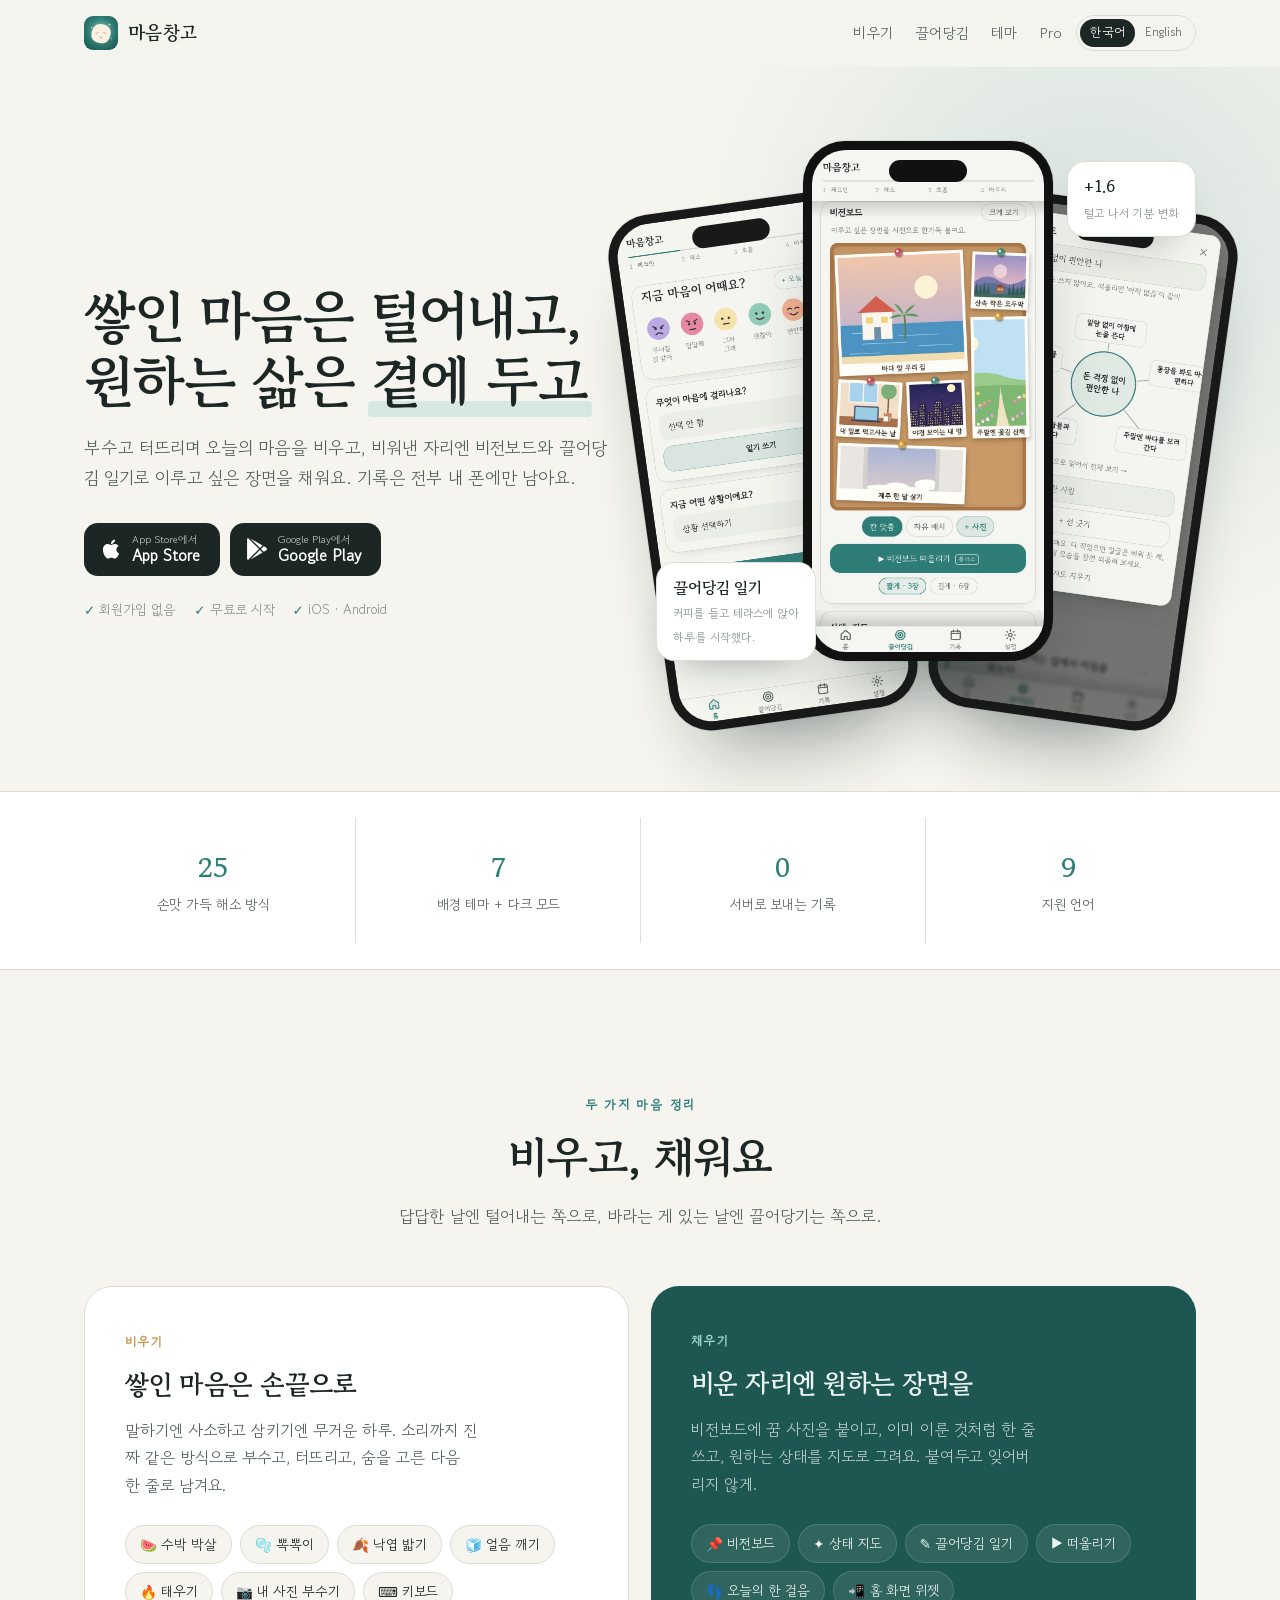
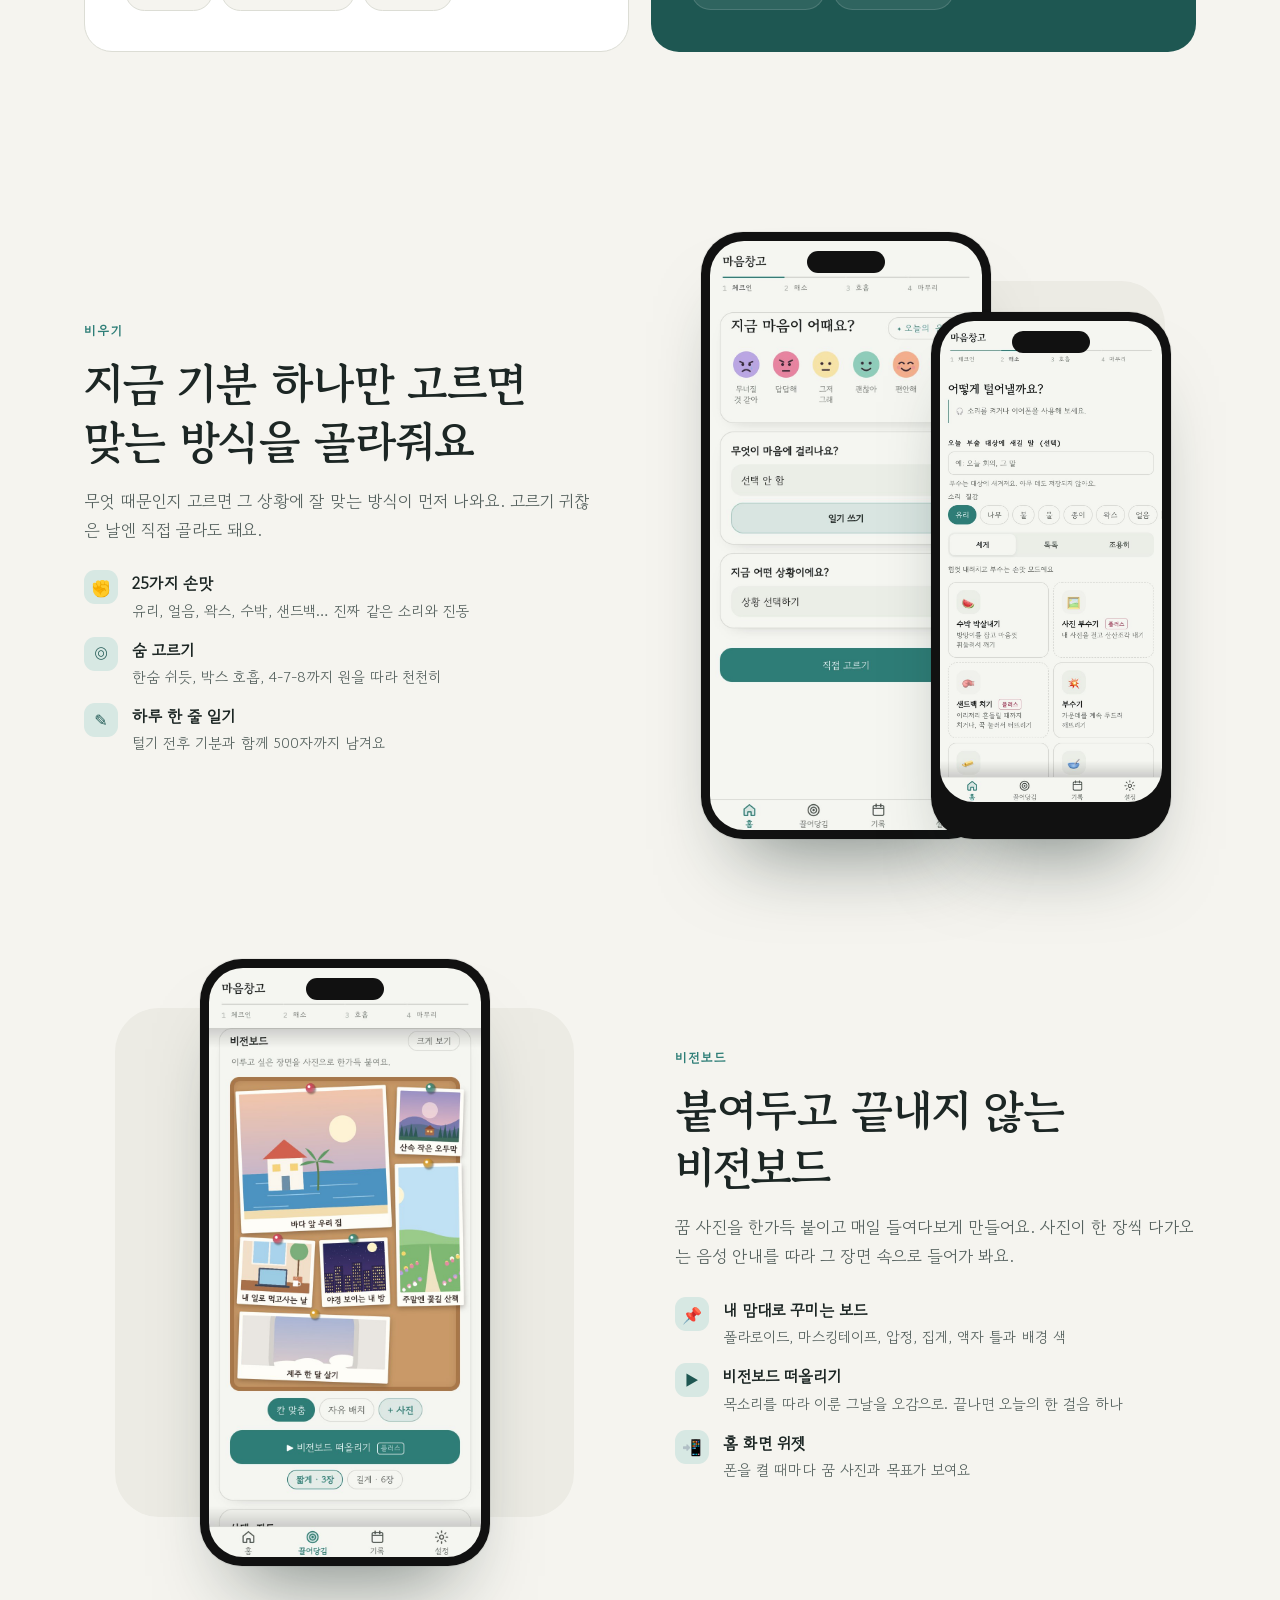
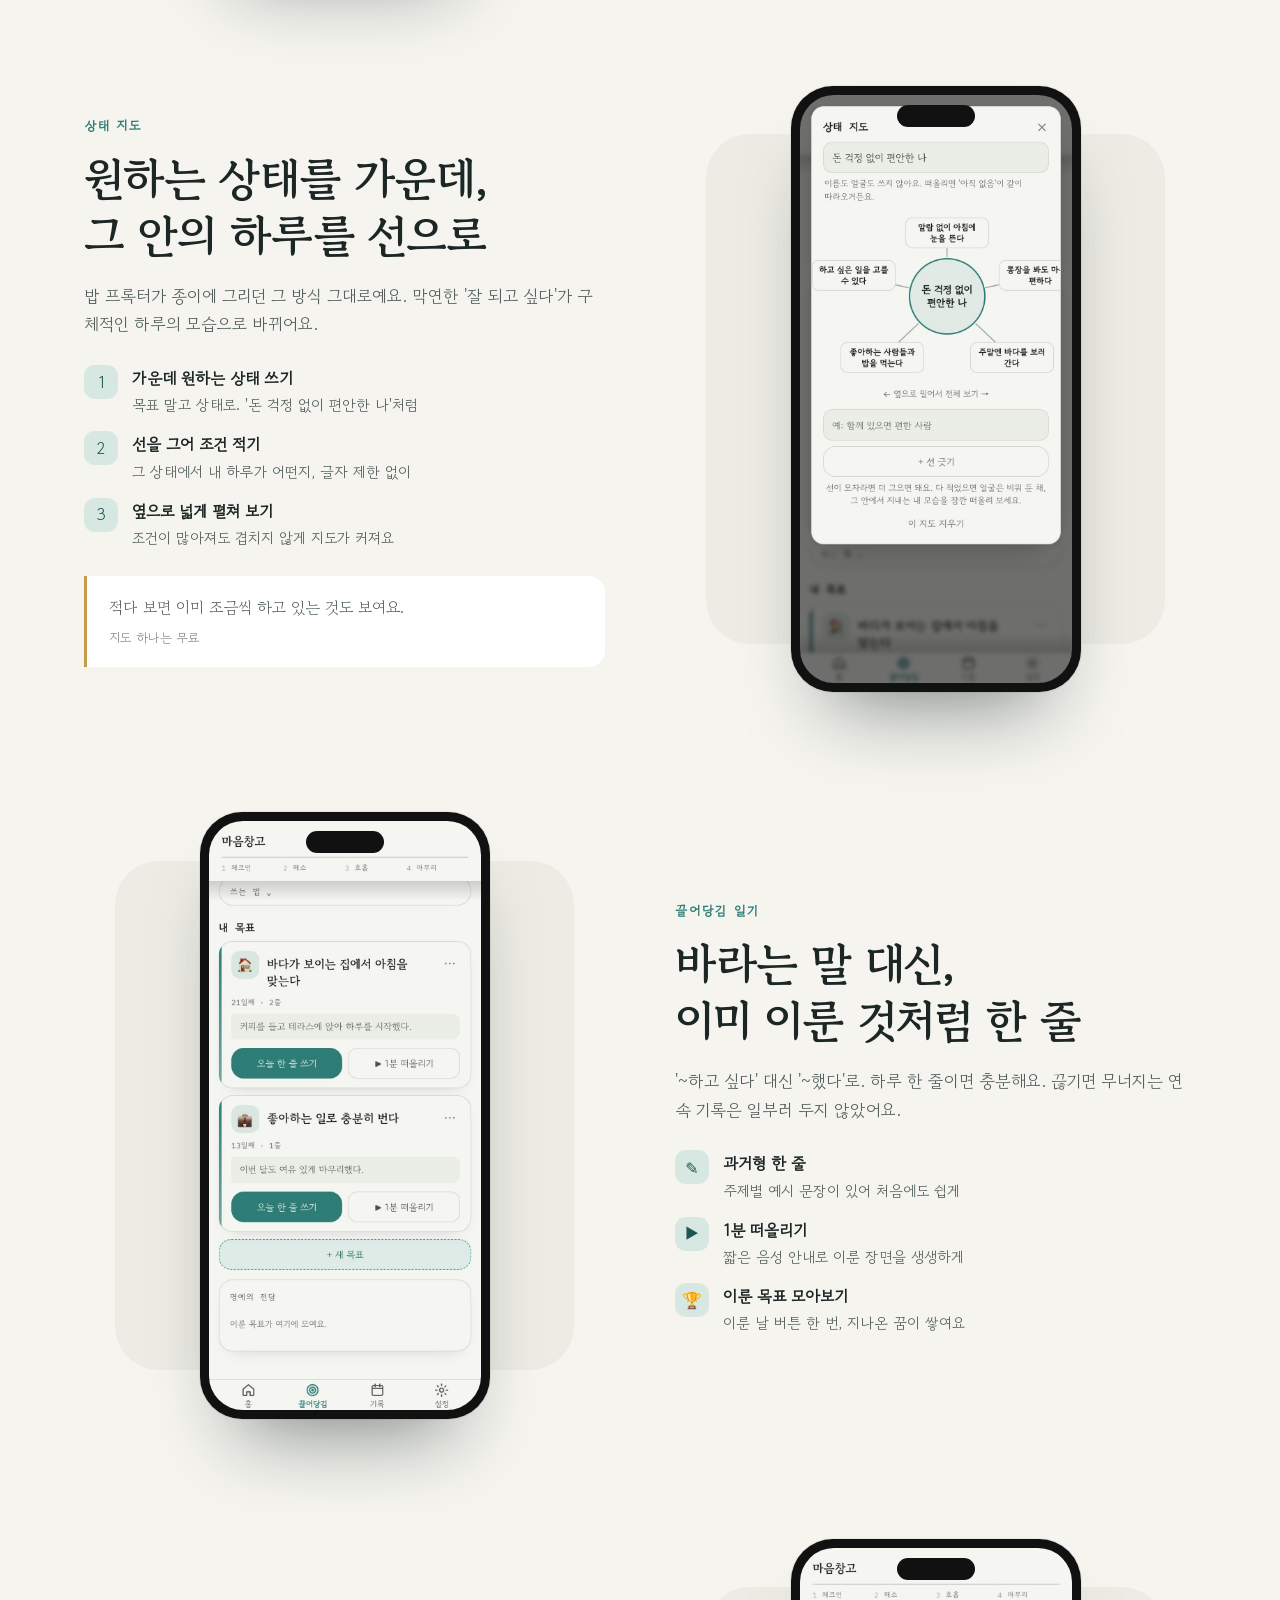
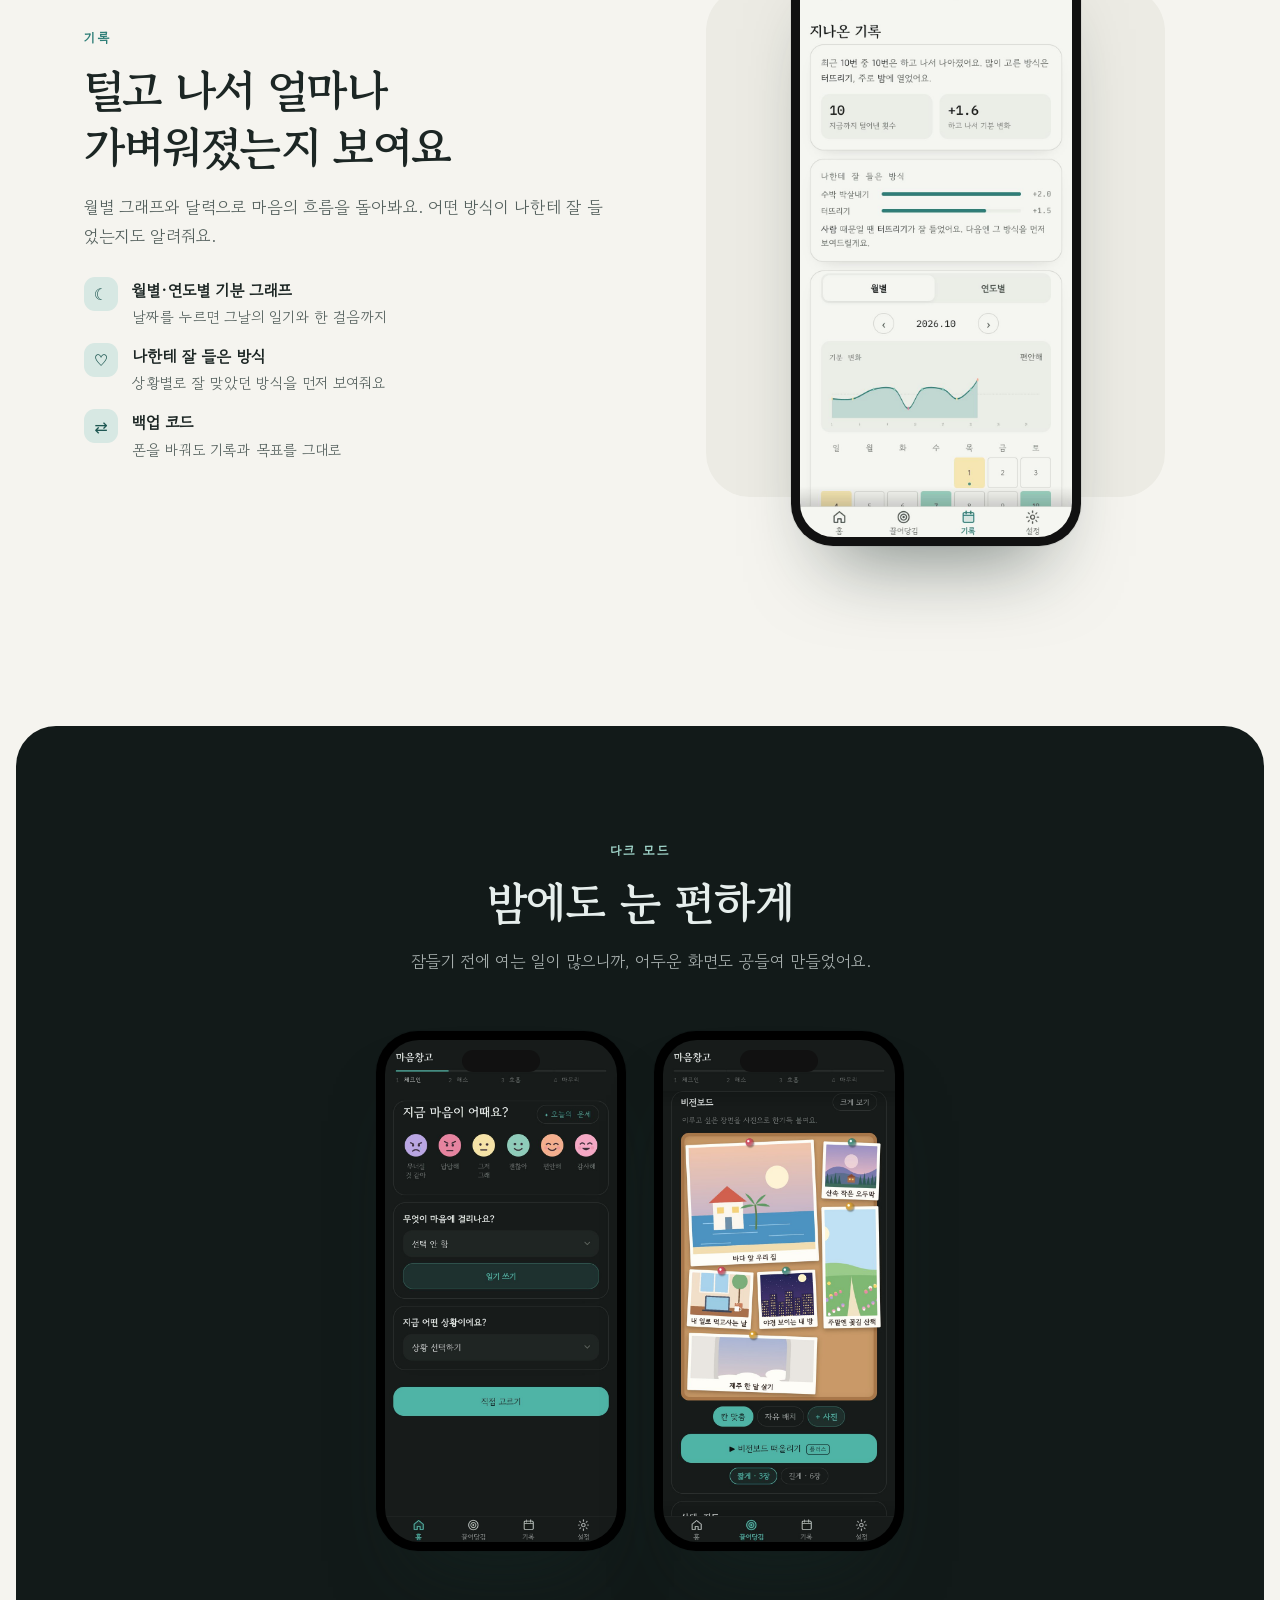
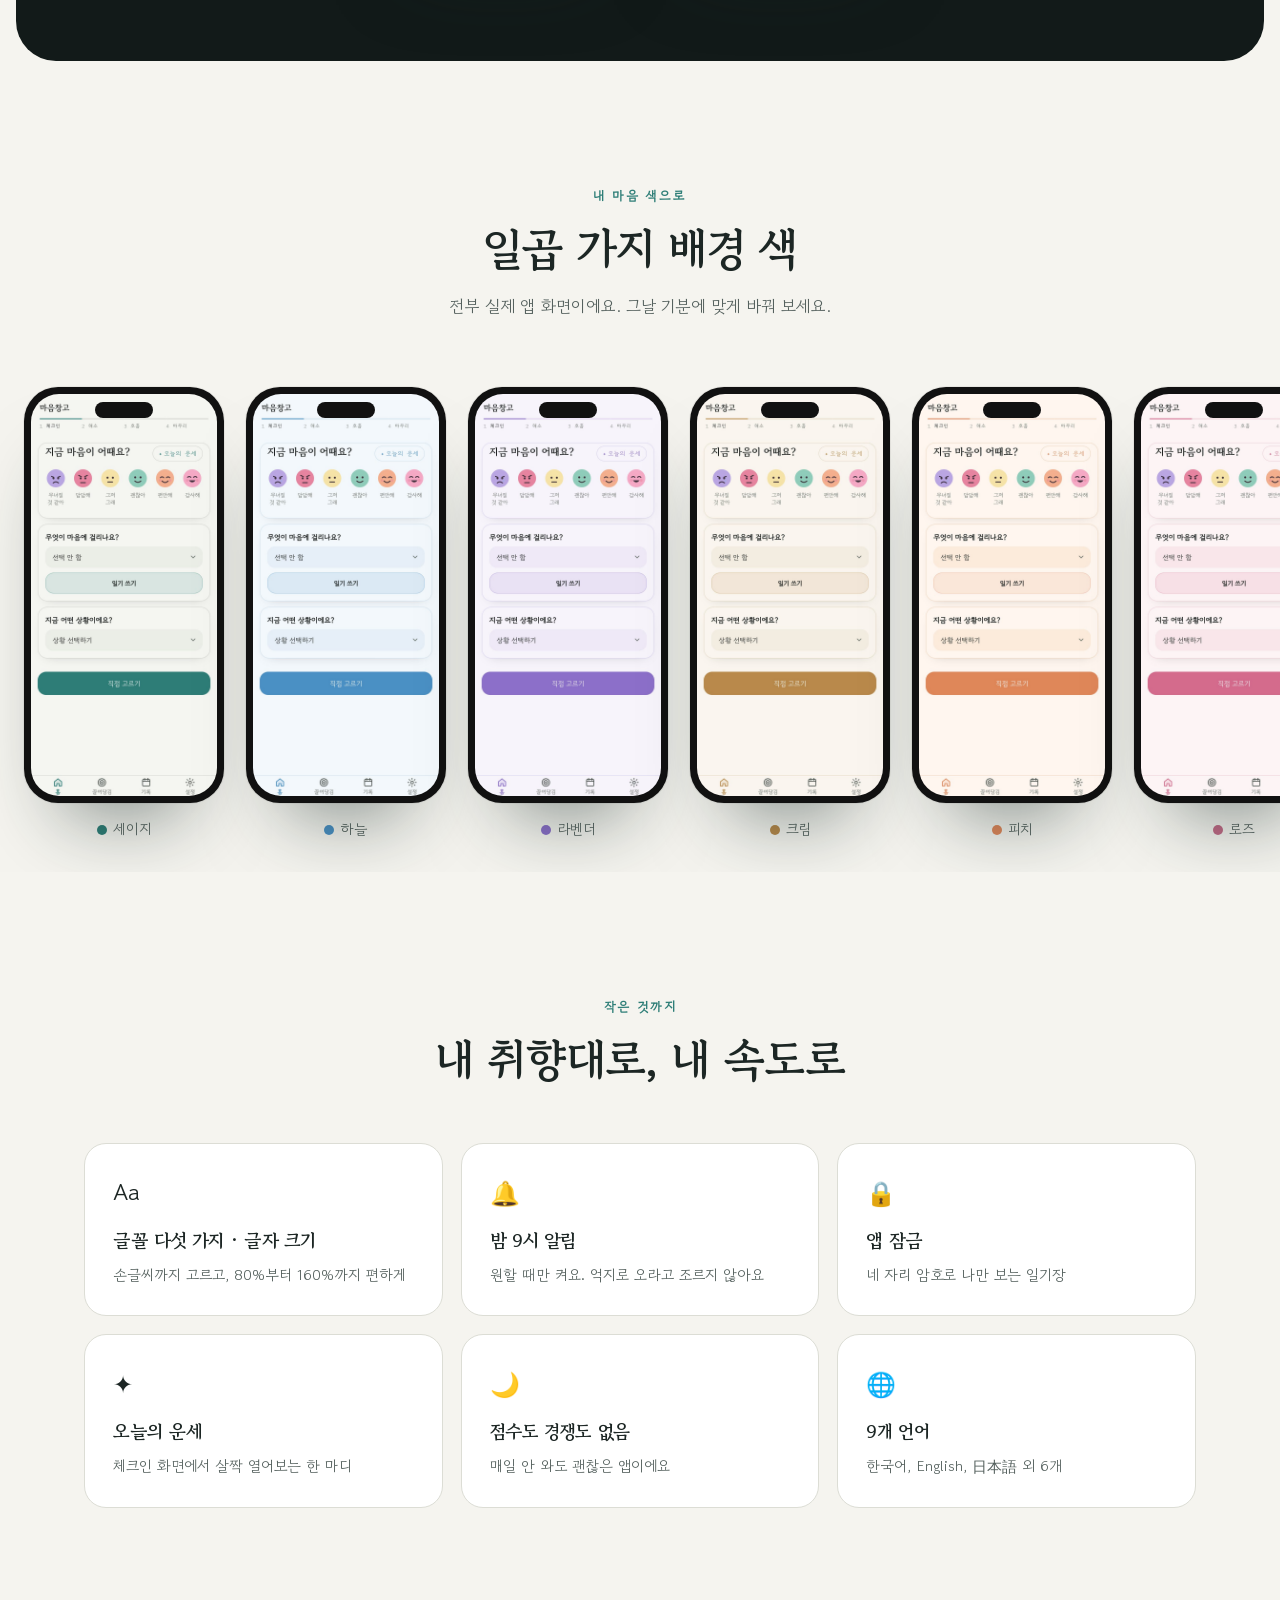
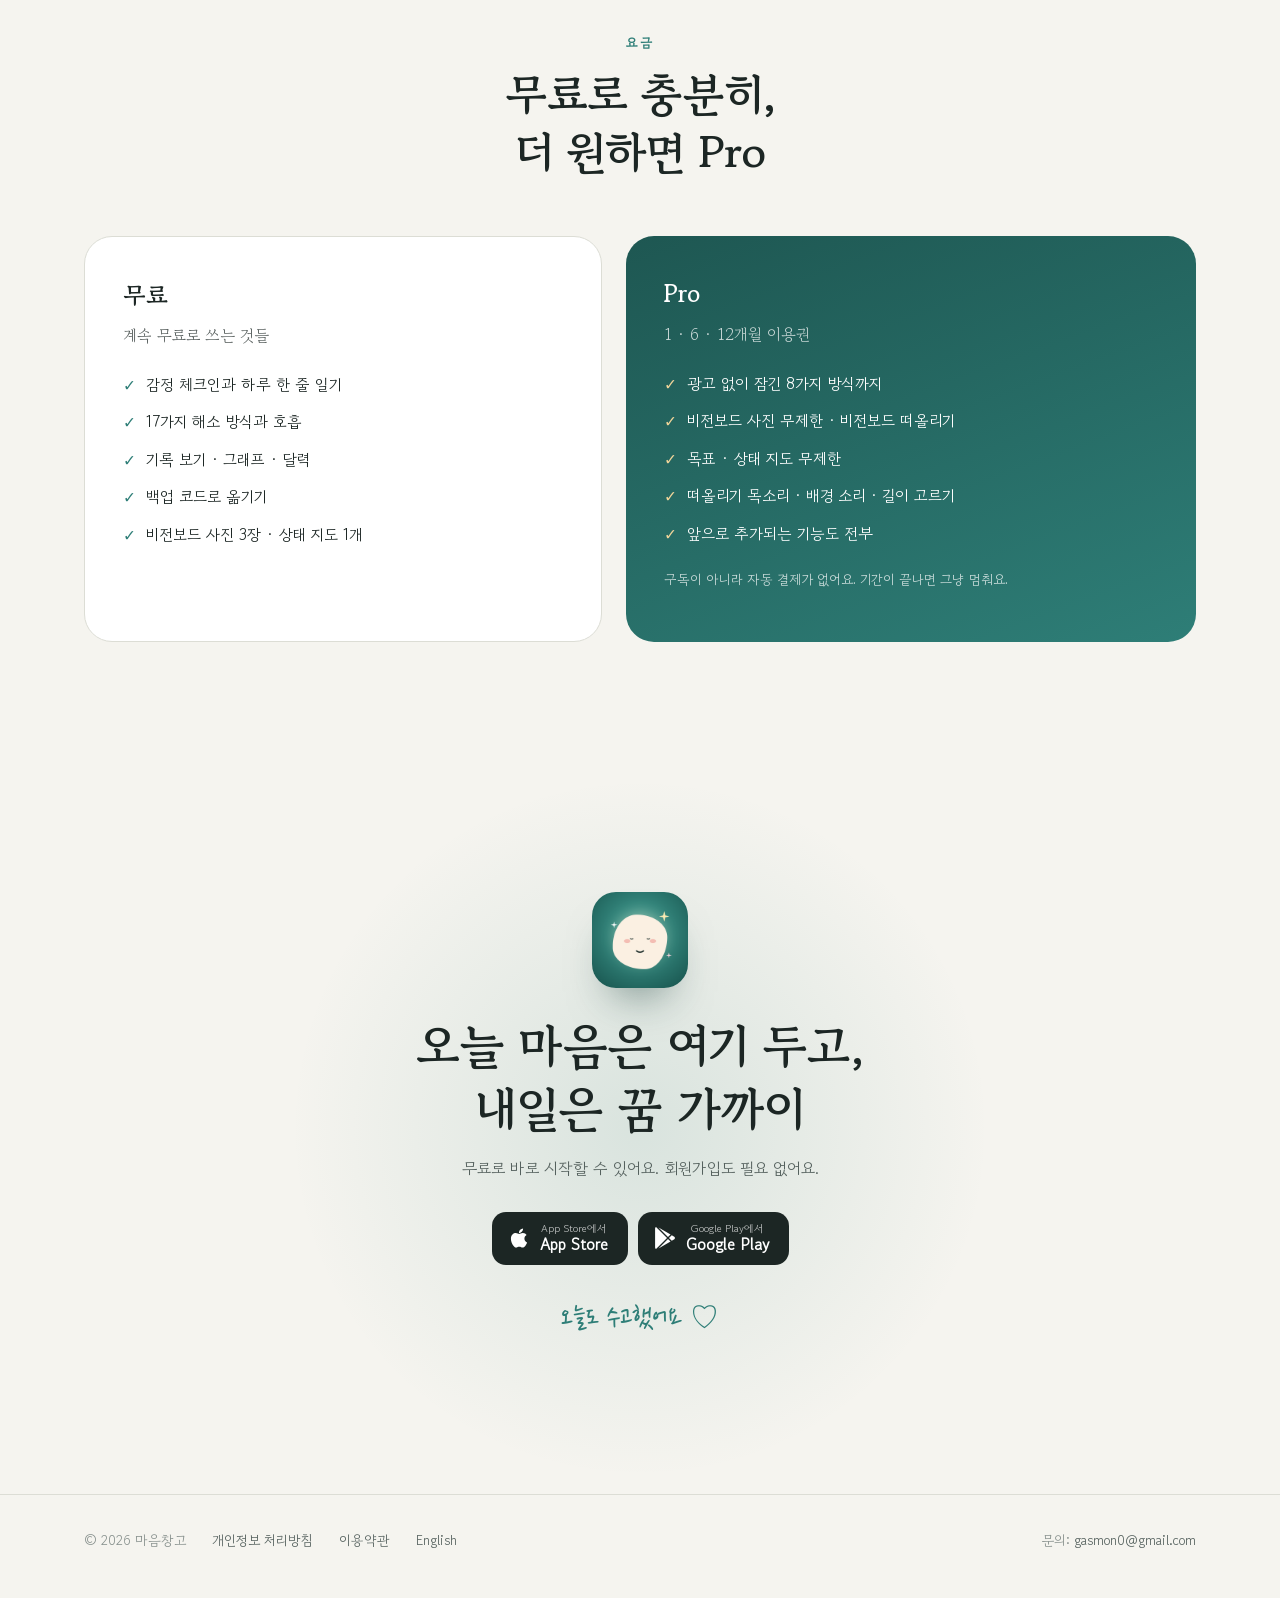
<file: index.html>
<!doctype html>
<html lang="ko">
<head>
<meta charset="utf-8">
<meta name="viewport" content="width=device-width, initial-scale=1">
<title>마음창고 - 끌어당김 · 비전보드 · 상태 지도 · 감정일기 · 스트레스 해소 앱</title>
<meta name="description" content="쌓인 마음은 손끝으로 털어내고, 원하는 삶은 비전보드와 끌어당김 일기, 밥 프록터식 상태 지도로 매일 곁에 두세요. 25가지 해소 방식, 호흡, 감정일기, 홈 화면 위젯까지. 기록은 내 폰에만 저장돼요.">
<meta name="keywords" content="끌어당김,끌어당김 일기,비전보드,비전보드 앱,비전보드 위젯,상태 지도,밥 프록터,시각화,확언,감정일기,감정 일기 앱,기분 기록,스트레스 해소,스트레스 해소 앱,멘탈케어,마음챙김,호흡,4-7-8 호흡">
<link rel="canonical" href="https://jeongplanet.github.io/">
<link rel="alternate" hreflang="ko" href="https://jeongplanet.github.io/">
<link rel="alternate" hreflang="en" href="https://jeongplanet.github.io/en/">
<link rel="alternate" hreflang="x-default" href="https://jeongplanet.github.io/">
<meta property="og:title" content="마음창고 - 털어내고, 끌어당기는 마음 정리 앱">
<meta property="og:description" content="쌓인 마음은 털어내고, 원하는 삶은 비전보드와 상태 지도로 매일 곁에.">
<meta property="og:image" content="https://jeongplanet.github.io/assets/og.jpg">
<meta property="og:type" content="website">
<meta property="og:url" content="https://jeongplanet.github.io/">
<meta property="og:locale" content="ko_KR">
<meta name="twitter:card" content="summary_large_image">
<meta name="twitter:title" content="마음창고 - 털어내고, 끌어당기는 마음 정리 앱">
<meta name="twitter:description" content="쌓인 마음은 털어내고, 원하는 삶은 비전보드와 상태 지도로 매일 곁에.">
<meta name="twitter:image" content="https://jeongplanet.github.io/assets/og.jpg">
<meta name="theme-color" content="#F5F4EF">
<link rel="icon" href="assets/icon.png">
<link rel="apple-touch-icon" href="assets/icon.png">
<script type="application/ld+json">
{"@context":"https://schema.org","@type":"MobileApplication","name":"마음창고","alternateName":["마음창고","Emotion Vault"],"url":"https://jeongplanet.github.io/","description":"쌓인 마음은 손끝으로 털어내고, 원하는 삶은 비전보드와 끌어당김 일기, 밥 프록터식 상태 지도로 매일 곁에 두세요. 25가지 해소 방식, 호흡, 감정일기, 홈 화면 위젯까지. 기록은 내 폰에만 저장돼요.","applicationCategory":"HealthApplication","operatingSystem":"iOS, Android","image":"https://jeongplanet.github.io/assets/icon.png","offers":{"@type":"Offer","price":"0","priceCurrency":"KRW"}}
</script>
<link rel="preconnect" href="https://fonts.googleapis.com">
<link rel="preconnect" href="https://fonts.gstatic.com" crossorigin>
<link href="https://fonts.googleapis.com/css2?family=Gowun+Batang:wght@400;700&family=Gowun+Dodum&family=Nanum+Pen+Script&display=swap" rel="stylesheet">
<link rel="stylesheet" href="assets/home.css">
</head>
<body>

<header class="nav">
  <div class="wrap">
    <a class="brand" href="#top"><img src="assets/icon.png" alt="마음창고 아이콘">마음창고</a>
    <nav class="nav-links"><a href="#out">비우기</a><a href="#attract">끌어당김</a><a href="#themes">테마</a><a href="#pro">Pro</a></nav>
    <div class="lang"><a class="on" href="index.html">한국어</a><a class="" href="en/index.html">English</a></div>
  </div>
</header>

<section class="hero" id="top">
  <div class="wrap">
    <div class="reveal">
      <h1>쌓인 마음은 털어내고,<br>원하는 삶은 <span class="u">곁에 두고</span></h1>
      <p class="sub">부수고 터뜨리며 오늘의 마음을 비우고, 비워낸 자리엔 비전보드와 끌어당김 일기로 이루고 싶은 장면을 채워요. 기록은 전부 내 폰에만 남아요.</p>
      <div class="stores">
        <a class="store " href="https://apps.apple.com/app/id6814043279" target="_blank" rel="noopener"><svg viewBox="0 0 384 512" fill="currentColor"><path d="M318.7 268.7c-.2-36.7 16.4-64.4 50-84.8-18.8-26.9-47.2-41.7-84.7-44.6-35.5-2.8-74.3 20.7-88.5 20.7-15 0-49.4-19.7-76.4-19.7C63.3 141.2 4 184.8 4 273.5q0 39.3 14.4 81.2c12.8 36.7 59 126.7 107.2 125.2 25.2-.6 43-17.9 75.8-17.9 31.8 0 48.3 17.9 76.4 17.9 48.6-.7 90.4-82.5 102.6-119.3-65.2-30.7-61.7-90-61.7-91.9zm-56.6-164.2c27.3-32.4 24.8-61.9 24-72.5-24.1 1.4-52 16.4-67.9 34.9-17.5 19.8-27.8 44.3-25.6 71.9 26.1 2 49.9-11.4 69.5-34.3z"/></svg><span><small>App Store에서</small><b>App Store</b></span></a>
        <a class="store " href="https://play.google.com/store/apps/details?id=com.hesoapp.tuk" target="_blank" rel="noopener"><svg viewBox="0 0 512 512" fill="currentColor"><path d="M325.3 234.3L104.6 13l280.8 161.2-60.1 60.1zM47 0C34 6.8 25.3 19.2 25.3 35.3v441.3c0 16.1 8.7 28.5 21.7 35.3l256.6-256L47 0zm425.2 225.6l-58.9-34.1-65.7 64.5 65.7 64.5 60-34.1c17.7-11.7 17.7-49.6-1.1-60.8zM104.6 499l280.8-161.2-60.1-60.1L104.6 499z"/></svg><span><small>Google Play에서</small><b>Google Play</b></span></a>
      </div>
      <div class="meta"><span>회원가입 없음</span><span>무료로 시작</span><span>iOS · Android</span></div>
    </div>
    <div class="fan reveal" aria-hidden="true">
      <div class="phone p2"><img src="assets/shots/ko/checkin.jpg" alt="" loading="lazy"></div><div class="phone p3"><img src="assets/shots/ko/map.jpg" alt="" loading="lazy"></div><div class="phone p1"><img src="assets/shots/ko/board.jpg" alt="" loading="lazy"></div>
      <div class="float f1"><b>끌어당김 일기</b><small>커피를 들고 테라스에 앉아<br>하루를 시작했다.</small></div>
      <div class="float f2"><b>+1.6</b><small>털고 나서 기분 변화</small></div>
    </div>
  </div>
</section>

<section class="strip"><div class="wrap"><div><b>25</b><span>손맛 가득 해소 방식</span></div><div><b>7</b><span>배경 테마 + 다크 모드</span></div><div><b>0</b><span>서버로 보내는 기록</span></div><div><b>9</b><span>지원 언어</span></div></div></section>

<section class="sec">
  <div class="wrap">
    <div class="head reveal"><span class="kick">두 가지 마음 정리</span><h2>비우고, 채워요</h2><p>답답한 날엔 털어내는 쪽으로, 바라는 게 있는 날엔 끌어당기는 쪽으로.</p></div>
    <div class="duo">
      <div class="half empty reveal"><span class="tag">비우기</span><h3>쌓인 마음은 손끝으로</h3><p>말하기엔 사소하고 삼키기엔 무거운 하루. 소리까지 진짜 같은 방식으로 부수고, 터뜨리고, 숨을 고른 다음 한 줄로 남겨요.</p><div class="chips"><span>🍉 수박 박살</span><span>🫧 뽁뽁이</span><span>🍂 낙엽 밟기</span><span>🧊 얼음 깨기</span><span>🔥 태우기</span><span>📷 내 사진 부수기</span><span>⌨️ 키보드</span></div></div>
      <div class="half fill reveal"><span class="tag">채우기</span><h3>비운 자리엔 원하는 장면을</h3><p>비전보드에 꿈 사진을 붙이고, 이미 이룬 것처럼 한 줄 쓰고, 원하는 상태를 지도로 그려요. 붙여두고 잊어버리지 않게.</p><div class="chips"><span>📌 비전보드</span><span>✦ 상태 지도</span><span>✎ 끌어당김 일기</span><span>▶ 떠올리기</span><span>👣 오늘의 한 걸음</span><span>📲 홈 화면 위젯</span></div></div>
    </div>
  </div>
</section>

<section class="sec" style="padding-top:0">
  <div class="wrap">
    <div class="feat " id="out">
      <div class="txt reveal"><span class="kick">비우기</span><h2>지금 기분 하나만 고르면<br>맞는 방식을 골라줘요</h2><p class="lead">무엇 때문인지 고르면 그 상황에 잘 맞는 방식이 먼저 나와요. 고르기 귀찮은 날엔 직접 골라도 돼요.</p><ul class="list"><li><i>✊</i><div><b>25가지 손맛</b><span>유리, 얼음, 왁스, 수박, 샌드백… 진짜 같은 소리와 진동</span></div></li><li><i>◎</i><div><b>숨 고르기</b><span>한숨 쉬듯, 박스 호흡, 4-7-8까지 원을 따라 천천히</span></div></li><li><i>✎</i><div><b>하루 한 줄 일기</b><span>털기 전후 기분과 함께 500자까지 남겨요</span></div></li></ul></div>
      <div class="shot reveal"><div class="phone "><img src="assets/shots/ko/checkin.jpg" alt="" loading="lazy"></div><div class="phone small"><img src="assets/shots/ko/modes.jpg" alt="" loading="lazy"></div></div>
    </div>
    <div class="feat rev" id="attract">
      <div class="txt reveal"><span class="kick">비전보드</span><h2>붙여두고 끝내지 않는<br>비전보드</h2><p class="lead">꿈 사진을 한가득 붙이고 매일 들여다보게 만들어요. 사진이 한 장씩 다가오는 음성 안내를 따라 그 장면 속으로 들어가 봐요.</p><ul class="list"><li><i>📌</i><div><b>내 맘대로 꾸미는 보드</b><span>폴라로이드, 마스킹테이프, 압정, 집게, 액자 틀과 배경 색</span></div></li><li><i>▶</i><div><b>비전보드 떠올리기</b><span>목소리를 따라 이룬 그날을 오감으로. 끝나면 오늘의 한 걸음 하나</span></div></li><li><i>📲</i><div><b>홈 화면 위젯</b><span>폰을 켤 때마다 꿈 사진과 목표가 보여요</span></div></li></ul></div>
      <div class="shot reveal"><div class="phone "><img src="assets/shots/ko/board.jpg" alt="" loading="lazy"></div></div>
    </div>
    <div class="feat " id="map">
      <div class="txt reveal"><span class="kick">상태 지도</span><h2>원하는 상태를 가운데,<br>그 안의 하루를 선으로</h2><p class="lead">밥 프록터가 종이에 그리던 그 방식 그대로예요. 막연한 '잘 되고 싶다'가 구체적인 하루의 모습으로 바뀌어요.</p><ul class="list"><li><i>1</i><div><b>가운데 원하는 상태 쓰기</b><span>목표 말고 상태로. '돈 걱정 없이 편안한 나'처럼</span></div></li><li><i>2</i><div><b>선을 그어 조건 적기</b><span>그 상태에서 내 하루가 어떤지, 글자 제한 없이</span></div></li><li><i>3</i><div><b>옆으로 넓게 펼쳐 보기</b><span>조건이 많아져도 겹치지 않게 지도가 커져요</span></div></li></ul><div class="quote">적다 보면 이미 조금씩 하고 있는 것도 보여요.<small>지도 하나는 무료</small></div></div>
      <div class="shot reveal"><div class="phone "><img src="assets/shots/ko/map.jpg" alt="" loading="lazy"></div></div>
    </div>
    <div class="feat rev" id="journal">
      <div class="txt reveal"><span class="kick">끌어당김 일기</span><h2>바라는 말 대신,<br>이미 이룬 것처럼 한 줄</h2><p class="lead">'~하고 싶다' 대신 '~했다'로. 하루 한 줄이면 충분해요. 끊기면 무너지는 연속 기록은 일부러 두지 않았어요.</p><ul class="list"><li><i>✎</i><div><b>과거형 한 줄</b><span>주제별 예시 문장이 있어 처음에도 쉽게</span></div></li><li><i>▶</i><div><b>1분 떠올리기</b><span>짧은 음성 안내로 이룬 장면을 생생하게</span></div></li><li><i>🏆</i><div><b>이룬 목표 모아보기</b><span>이룬 날 버튼 한 번, 지나온 꿈이 쌓여요</span></div></li></ul></div>
      <div class="shot reveal"><div class="phone "><img src="assets/shots/ko/journal.jpg" alt="" loading="lazy"></div></div>
    </div>
    <div class="feat " id="log">
      <div class="txt reveal"><span class="kick">기록</span><h2>털고 나서 얼마나<br>가벼워졌는지 보여요</h2><p class="lead">월별 그래프와 달력으로 마음의 흐름을 돌아봐요. 어떤 방식이 나한테 잘 들었는지도 알려줘요.</p><ul class="list"><li><i>☾</i><div><b>월별·연도별 기분 그래프</b><span>날짜를 누르면 그날의 일기와 한 걸음까지</span></div></li><li><i>♡</i><div><b>나한테 잘 들은 방식</b><span>상황별로 잘 맞았던 방식을 먼저 보여줘요</span></div></li><li><i>⇄</i><div><b>백업 코드</b><span>폰을 바꿔도 기록과 목표를 그대로</span></div></li></ul></div>
      <div class="shot reveal"><div class="phone "><img src="assets/shots/ko/log.jpg" alt="" loading="lazy"></div></div>
    </div>
  </div>
</section>

<section class="band">
  <div class="wrap">
    <div class="head reveal"><span class="kick">다크 모드</span><h2>밤에도 눈 편하게</h2><p>잠들기 전에 여는 일이 많으니까, 어두운 화면도 공들여 만들었어요.</p></div>
    <div class="row reveal"><div class="phone "><img src="assets/shots/ko/dark_checkin.jpg" alt="" loading="lazy"></div><div class="phone "><img src="assets/shots/ko/dark_board.jpg" alt="" loading="lazy"></div></div>
  </div>
</section>

<section class="sec" id="themes">
  <div class="wrap"><div class="head reveal"><span class="kick">내 마음 색으로</span><h2>일곱 가지 배경 색</h2><p>전부 실제 앱 화면이에요. 그날 기분에 맞게 바꿔 보세요.</p></div></div>
  <div class="themes-wrap"><div class="themes reveal"><figure><div class="phone "><img src="assets/shots/ko/checkin.jpg" alt="" loading="lazy"></div><figcaption><i style="background:#2E7E77"></i>세이지</figcaption></figure><figure><div class="phone "><img src="assets/shots/ko/pal_sky.jpg" alt="" loading="lazy"></div><figcaption><i style="background:#4A90C4"></i>하늘</figcaption></figure><figure><div class="phone "><img src="assets/shots/ko/pal_lavender.jpg" alt="" loading="lazy"></div><figcaption><i style="background:#8B6FC9"></i>라벤더</figcaption></figure><figure><div class="phone "><img src="assets/shots/ko/pal_cream.jpg" alt="" loading="lazy"></div><figcaption><i style="background:#B8894A"></i>크림</figcaption></figure><figure><div class="phone "><img src="assets/shots/ko/pal_peach.jpg" alt="" loading="lazy"></div><figcaption><i style="background:#E0875A"></i>피치</figcaption></figure><figure><div class="phone "><img src="assets/shots/ko/pal_rose.jpg" alt="" loading="lazy"></div><figcaption><i style="background:#C26A86"></i>로즈</figcaption></figure><figure><div class="phone "><img src="assets/shots/ko/pal_blossom.jpg" alt="" loading="lazy"></div><figcaption><i style="background:#D98BA3"></i>벚꽃</figcaption></figure></div></div>
</section>

<section class="sec" style="padding-top:0">
  <div class="wrap">
    <div class="head reveal"><span class="kick">작은 것까지</span><h2>내 취향대로, 내 속도로</h2></div>
    <div class="grid3"><div class="card reveal"><div class="ic">Aa</div><h3>글꼴 다섯 가지 · 글자 크기</h3><p>손글씨까지 고르고, 80%부터 160%까지 편하게</p></div><div class="card reveal"><div class="ic">🔔</div><h3>밤 9시 알림</h3><p>원할 때만 켜요. 억지로 오라고 조르지 않아요</p></div><div class="card reveal"><div class="ic">🔒</div><h3>앱 잠금</h3><p>네 자리 암호로 나만 보는 일기장</p></div><div class="card reveal"><div class="ic">✦</div><h3>오늘의 운세</h3><p>체크인 화면에서 살짝 열어보는 한 마디</p></div><div class="card reveal"><div class="ic">🌙</div><h3>점수도 경쟁도 없음</h3><p>매일 안 와도 괜찮은 앱이에요</p></div><div class="card reveal"><div class="ic">🌐</div><h3>9개 언어</h3><p>한국어, English, 日本語 외 6개</p></div></div>
  </div>
</section>

<section class="sec" id="pro" style="padding-top:0">
  <div class="wrap">
    <div class="head reveal"><span class="kick">요금</span><h2>무료로 충분히,<br>더 원하면 Pro</h2></div>
    <div class="pro">
      <div class="plan reveal"><h3>무료</h3><p class="price">계속 무료로 쓰는 것들</p><ul><li>감정 체크인과 하루 한 줄 일기</li><li>17가지 해소 방식과 호흡</li><li>기록 보기 · 그래프 · 달력</li><li>백업 코드로 옮기기</li><li>비전보드 사진 3장 · 상태 지도 1개</li></ul></div>
      <div class="plan p reveal"><h3>Pro</h3><p class="price">1 · 6 · 12개월 이용권</p><ul><li>광고 없이 잠긴 8가지 방식까지</li><li>비전보드 사진 무제한 · 비전보드 떠올리기</li><li>목표 · 상태 지도 무제한</li><li>떠올리기 목소리 · 배경 소리 · 길이 고르기</li><li>앞으로 추가되는 기능도 전부</li></ul><p class="note">구독이 아니라 자동 결제가 없어요. 기간이 끝나면 그냥 멈춰요.</p></div>
    </div>
  </div>
</section>

<section class="final">
  <div class="wrap reveal">
    <img class="icon" src="assets/icon.png" alt="">
    <h2>오늘 마음은 여기 두고,<br>내일은 꿈 가까이</h2>
    <p>무료로 바로 시작할 수 있어요. 회원가입도 필요 없어요.</p>
    <div class="stores">
        <a class="store " href="https://apps.apple.com/app/id6814043279" target="_blank" rel="noopener"><svg viewBox="0 0 384 512" fill="currentColor"><path d="M318.7 268.7c-.2-36.7 16.4-64.4 50-84.8-18.8-26.9-47.2-41.7-84.7-44.6-35.5-2.8-74.3 20.7-88.5 20.7-15 0-49.4-19.7-76.4-19.7C63.3 141.2 4 184.8 4 273.5q0 39.3 14.4 81.2c12.8 36.7 59 126.7 107.2 125.2 25.2-.6 43-17.9 75.8-17.9 31.8 0 48.3 17.9 76.4 17.9 48.6-.7 90.4-82.5 102.6-119.3-65.2-30.7-61.7-90-61.7-91.9zm-56.6-164.2c27.3-32.4 24.8-61.9 24-72.5-24.1 1.4-52 16.4-67.9 34.9-17.5 19.8-27.8 44.3-25.6 71.9 26.1 2 49.9-11.4 69.5-34.3z"/></svg><span><small>App Store에서</small><b>App Store</b></span></a>
        <a class="store " href="https://play.google.com/store/apps/details?id=com.hesoapp.tuk" target="_blank" rel="noopener"><svg viewBox="0 0 512 512" fill="currentColor"><path d="M325.3 234.3L104.6 13l280.8 161.2-60.1 60.1zM47 0C34 6.8 25.3 19.2 25.3 35.3v441.3c0 16.1 8.7 28.5 21.7 35.3l256.6-256L47 0zm425.2 225.6l-58.9-34.1-65.7 64.5 65.7 64.5 60-34.1c17.7-11.7 17.7-49.6-1.1-60.8zM104.6 499l280.8-161.2-60.1-60.1L104.6 499z"/></svg><span><small>Google Play에서</small><b>Google Play</b></span></a>
      </div>
    <p class="hand">오늘도 수고했어요 ♡</p>
  </div>
</section>

<footer>
  <div class="wrap">
    <span>© 2026 마음창고</span>
    <a href="privacy.html">개인정보 처리방침</a>
    <a href="terms.html">이용약관</a>
    <a href="en/index.html">English</a>
    <span class="sp">문의: <a href="mailto:gasmon0@gmail.com">gasmon0@gmail.com</a></span>
  </div>
</footer>

<script src="assets/site.js"></script>
<script>addEventListener("scroll",function(){document.querySelector(".nav").classList.toggle("scrolled",scrollY>8)},{passive:true})</script>
</body>
</html>
</file>
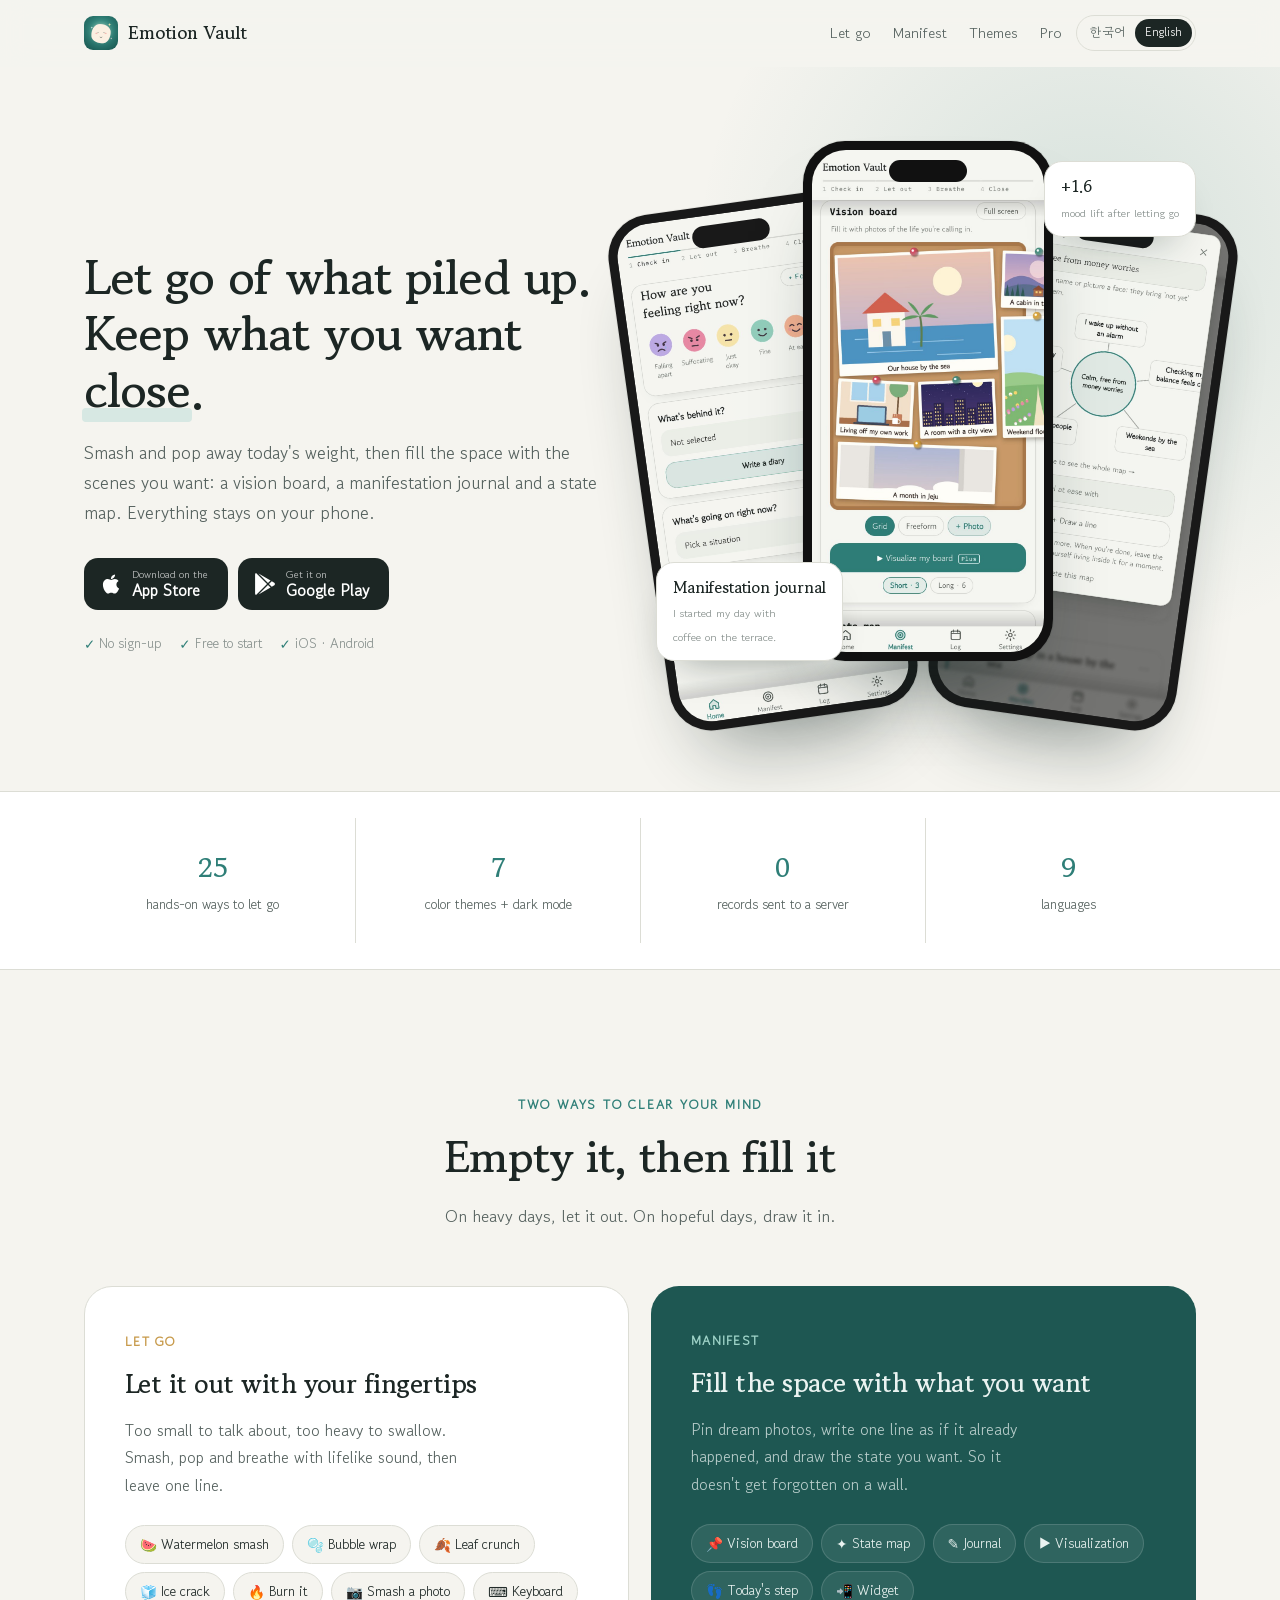
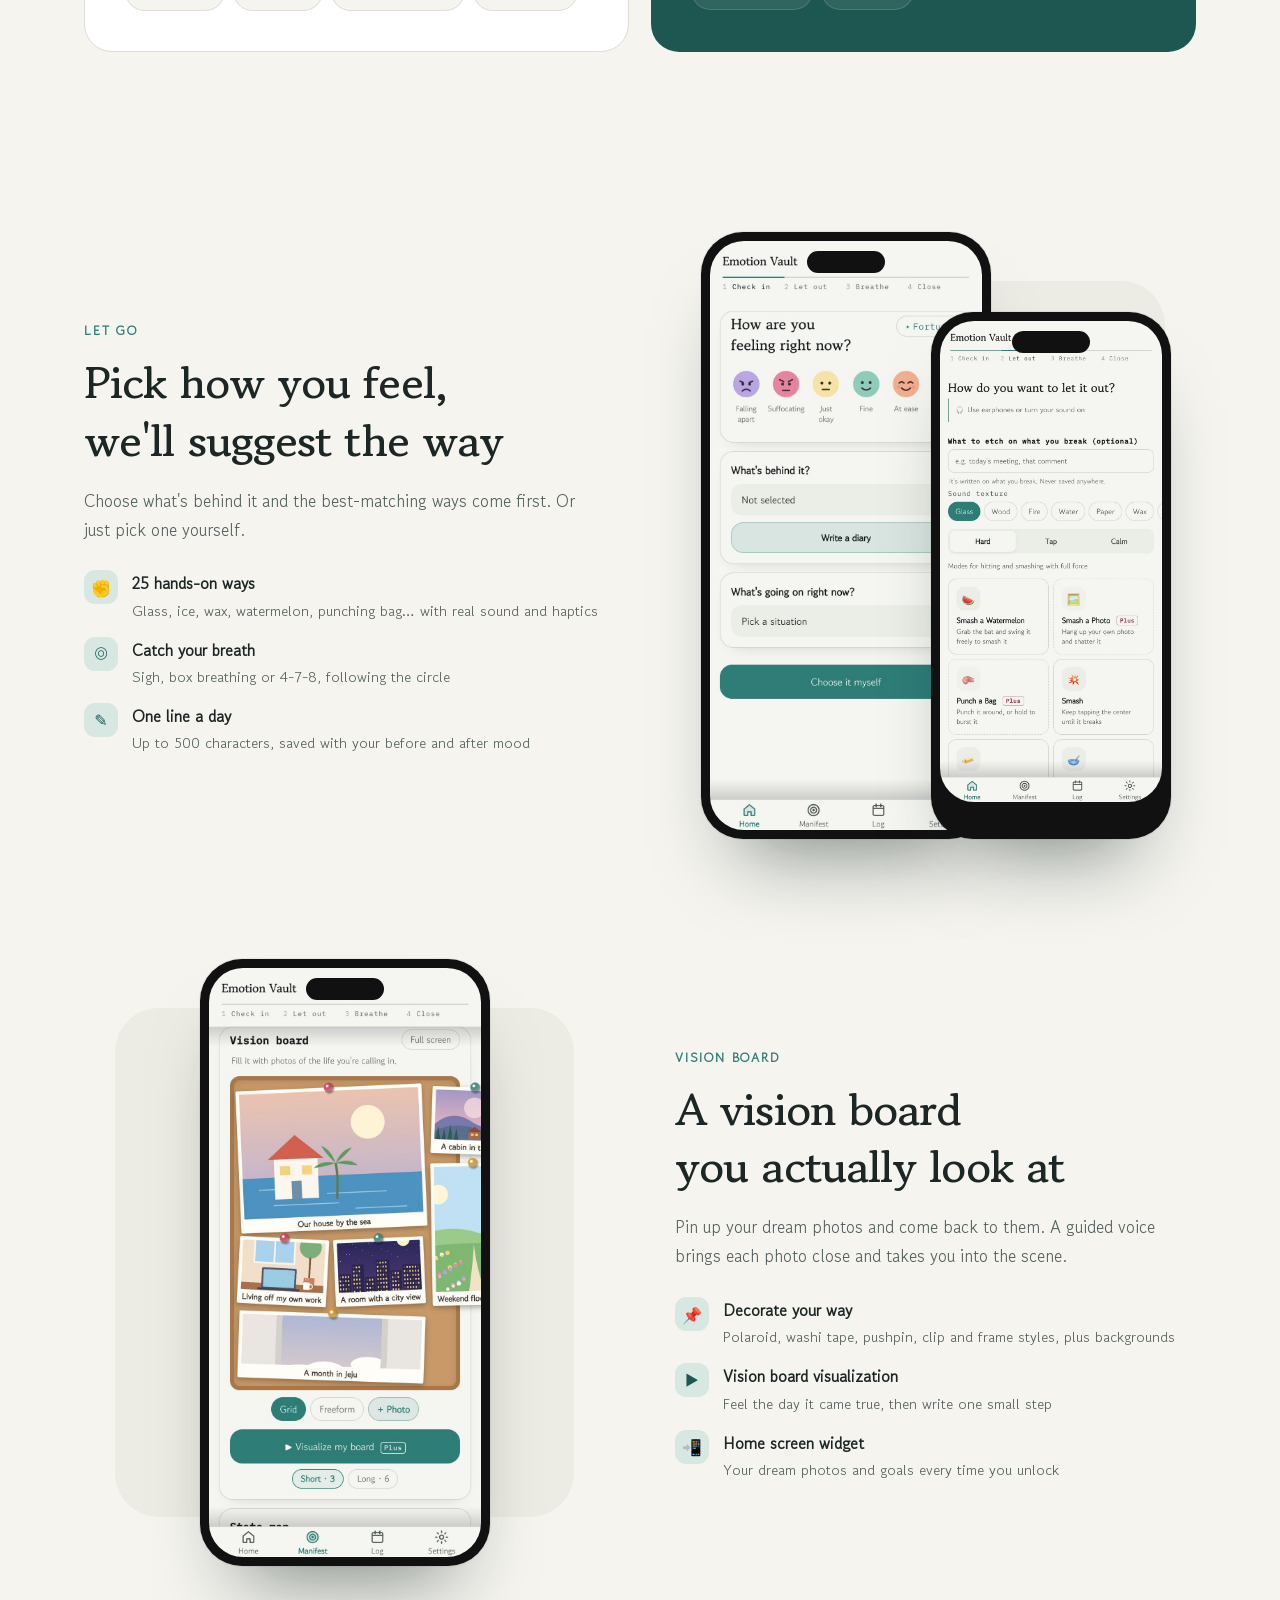
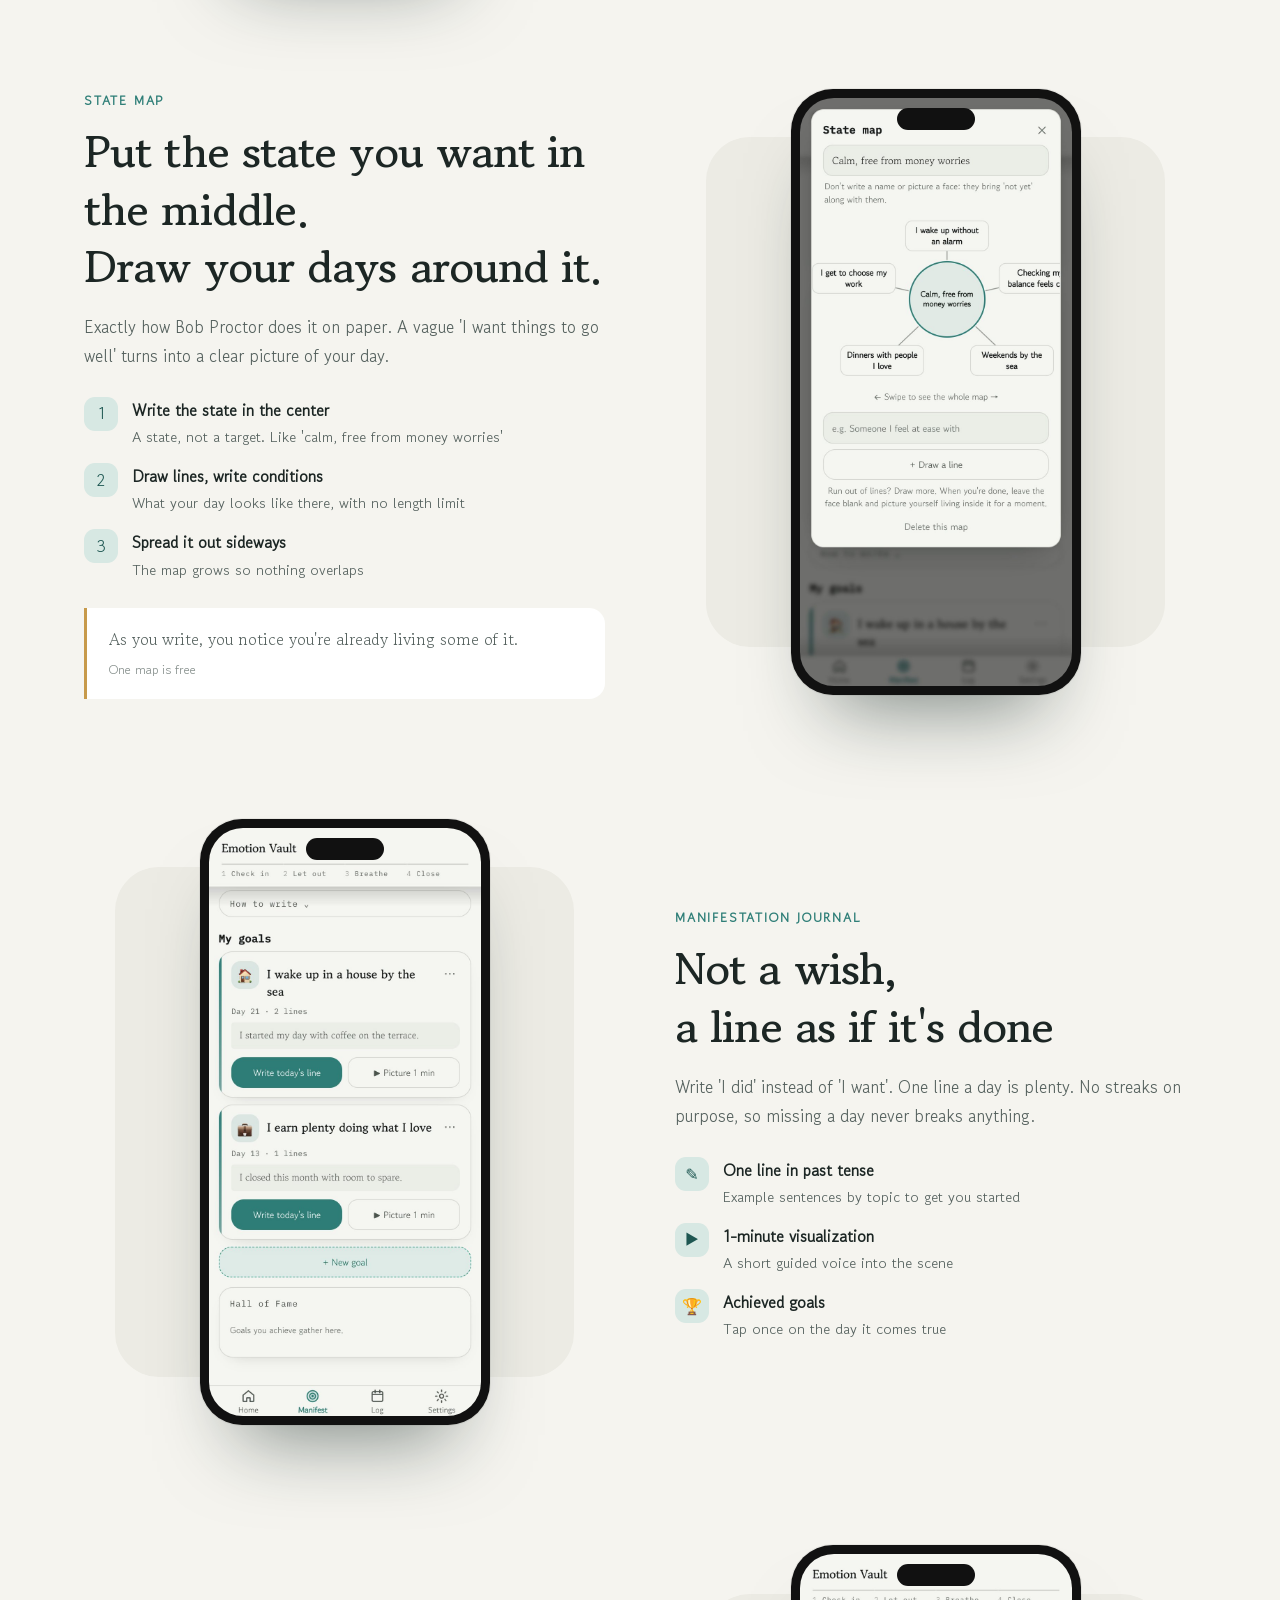
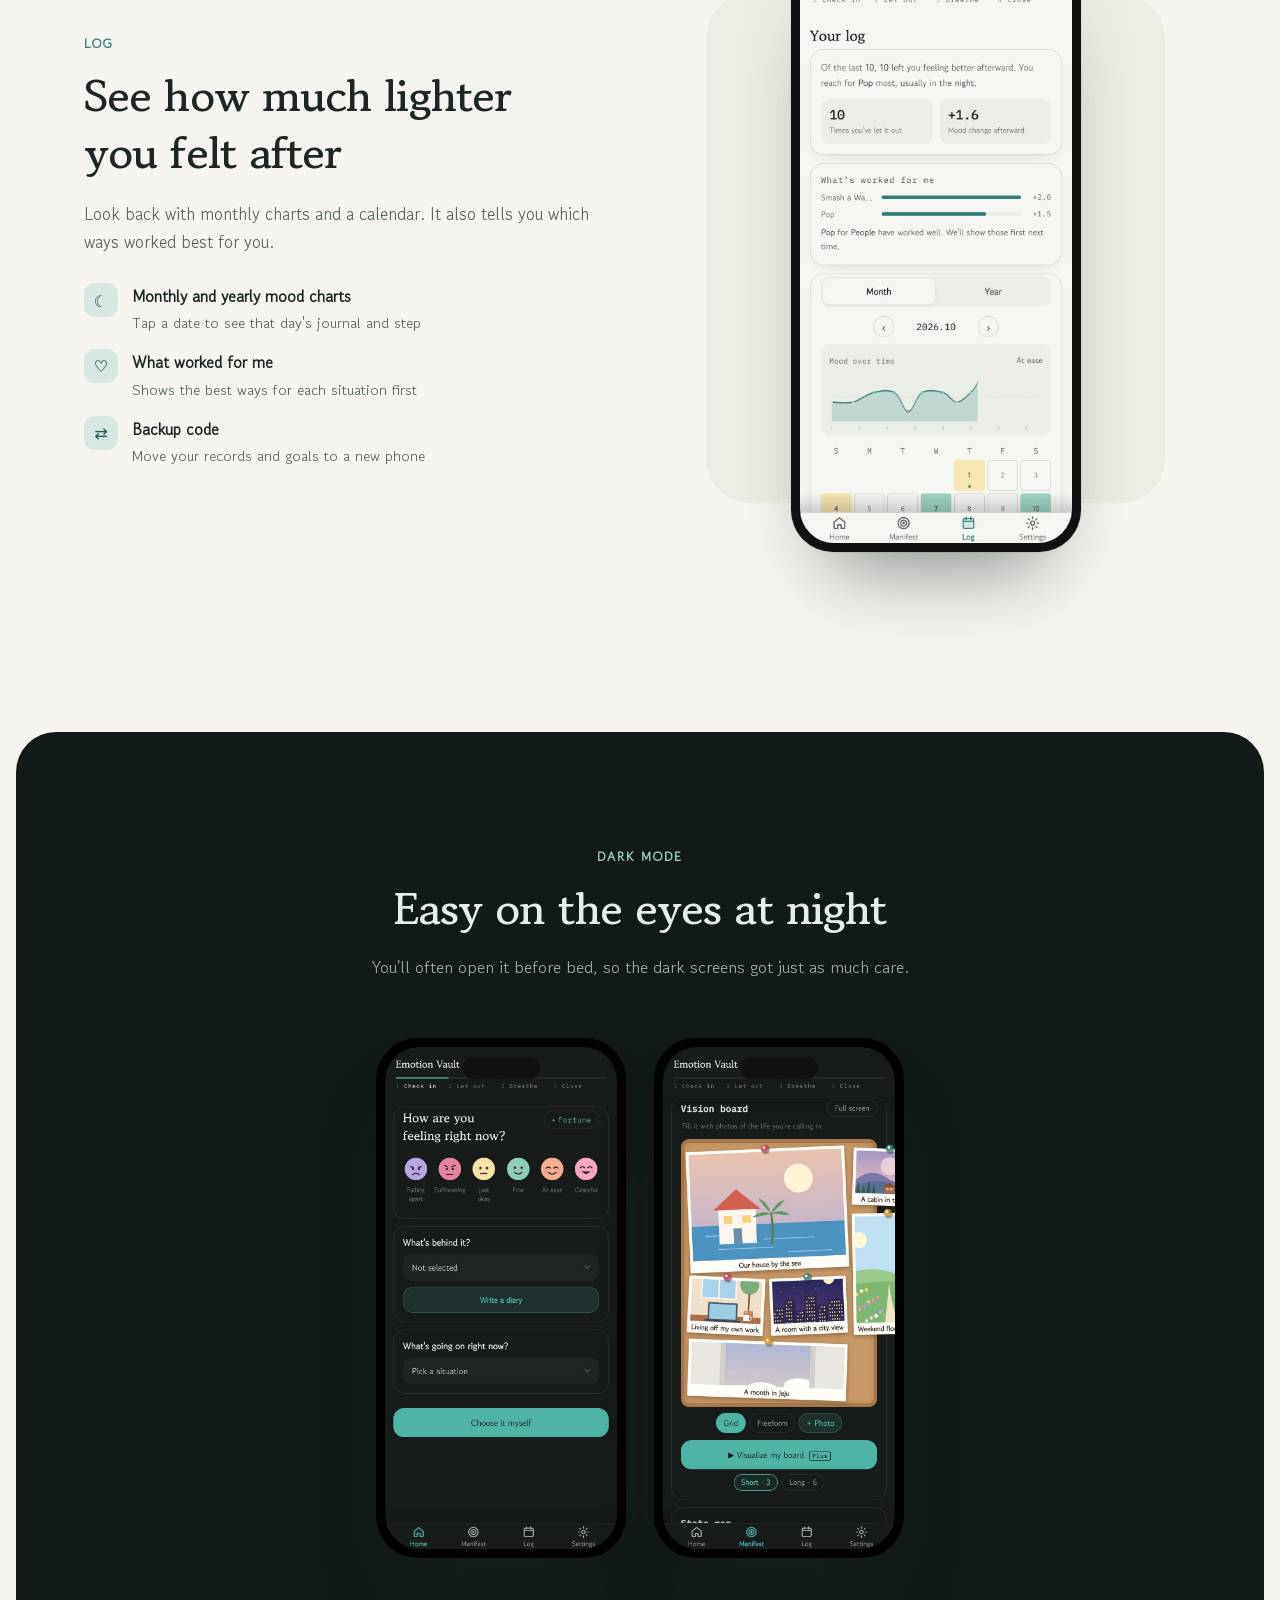
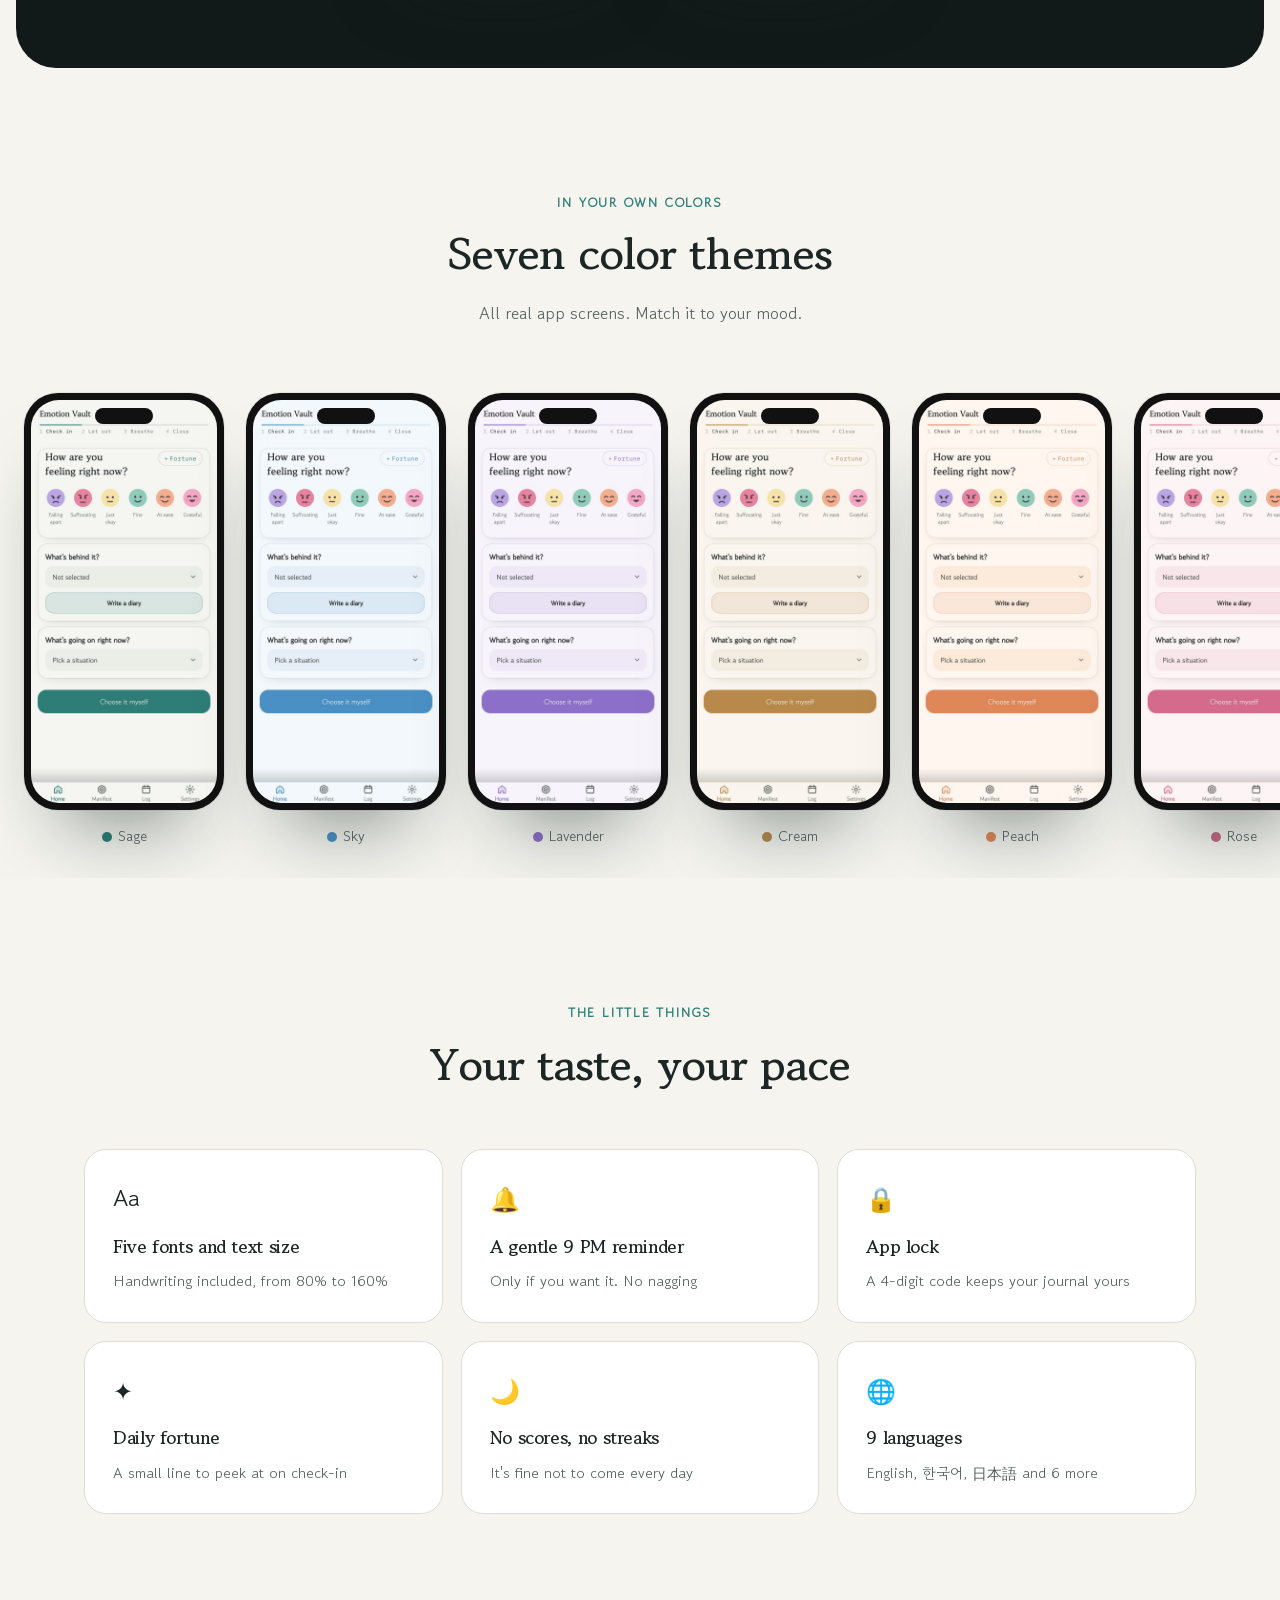
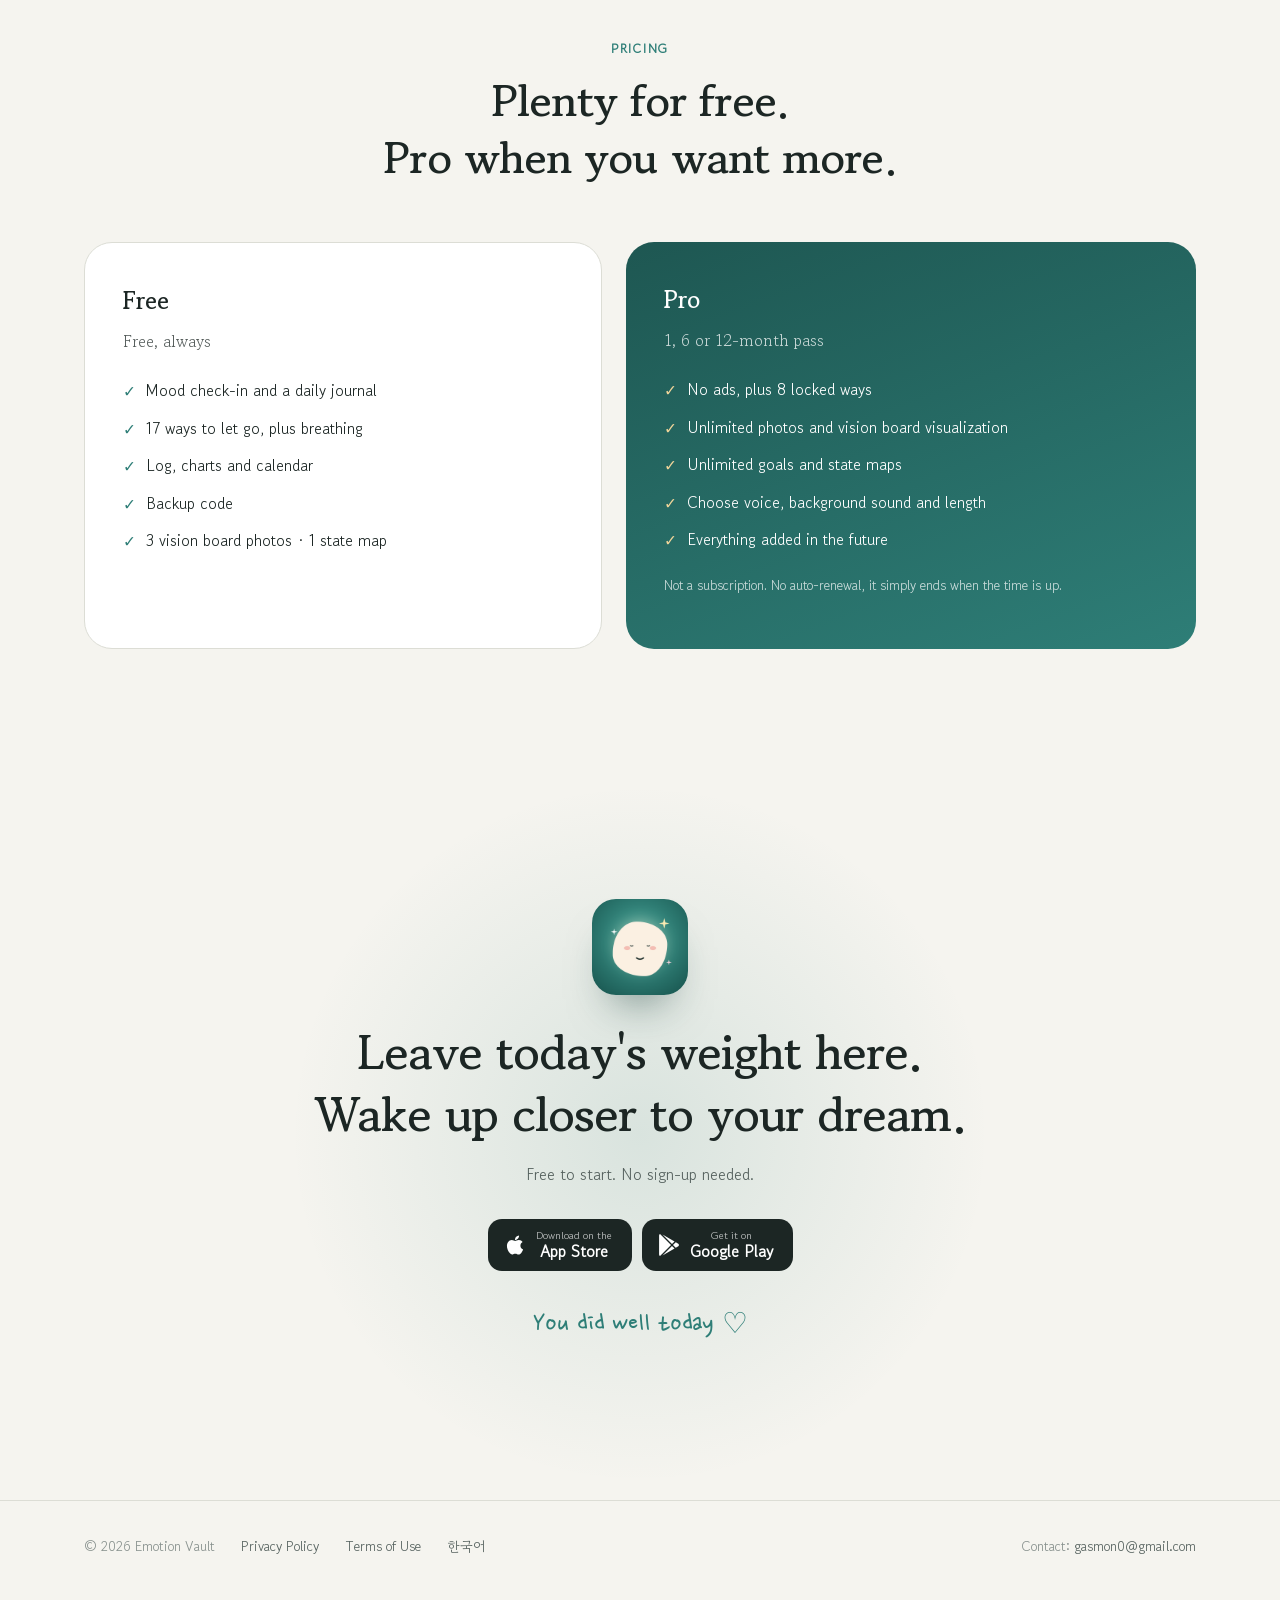
<file: en/index.html>
<!doctype html>
<html lang="en">
<head>
<meta charset="utf-8">
<meta name="viewport" content="width=device-width, initial-scale=1">
<title>Emotion Vault - Vision Board, State Map, Manifestation Journal & Stress Relief</title>
<meta name="description" content="Shake off what piled up with your fingertips, then keep the life you want close with a vision board, a manifestation journal and a Bob Proctor-style state map. 25 hands-on ways to let go, breathing, a private journal and a home screen widget. Everything stays on your phone.">
<meta name="keywords" content="vision board,vision board app,vision board widget,state map,bob proctor,manifestation,law of attraction,manifestation journal,visualization,mood journal,stress relief app,breathing exercise,4-7-8 breathing,self care app">
<link rel="canonical" href="https://jeongplanet.github.io/en/">
<link rel="alternate" hreflang="ko" href="https://jeongplanet.github.io/">
<link rel="alternate" hreflang="en" href="https://jeongplanet.github.io/en/">
<link rel="alternate" hreflang="x-default" href="https://jeongplanet.github.io/">
<meta property="og:title" content="Emotion Vault - Let it go, then draw in what you want">
<meta property="og:description" content="Shake it off, then keep the life you want close with a vision board and a state map.">
<meta property="og:image" content="https://jeongplanet.github.io/assets/og-en.jpg">
<meta property="og:type" content="website">
<meta property="og:url" content="https://jeongplanet.github.io/en/">
<meta property="og:locale" content="en_US">
<meta name="twitter:card" content="summary_large_image">
<meta name="twitter:title" content="Emotion Vault - Let it go, then draw in what you want">
<meta name="twitter:description" content="Shake it off, then keep the life you want close with a vision board and a state map.">
<meta name="twitter:image" content="https://jeongplanet.github.io/assets/og-en.jpg">
<meta name="theme-color" content="#F5F4EF">
<link rel="icon" href="../assets/icon.png">
<link rel="apple-touch-icon" href="../assets/icon.png">
<script type="application/ld+json">
{"@context":"https://schema.org","@type":"MobileApplication","name":"Emotion Vault","alternateName":["마음창고","Emotion Vault"],"url":"https://jeongplanet.github.io/en/","description":"Shake off what piled up with your fingertips, then keep the life you want close with a vision board, a manifestation journal and a Bob Proctor-style state map. 25 hands-on ways to let go, breathing, a private journal and a home screen widget. Everything stays on your phone.","applicationCategory":"HealthApplication","operatingSystem":"iOS, Android","image":"https://jeongplanet.github.io/assets/icon.png","offers":{"@type":"Offer","price":"0","priceCurrency":"KRW"}}
</script>
<link rel="preconnect" href="https://fonts.googleapis.com">
<link rel="preconnect" href="https://fonts.gstatic.com" crossorigin>
<link href="https://fonts.googleapis.com/css2?family=Gowun+Batang:wght@400;700&family=Gowun+Dodum&family=Nanum+Pen+Script&display=swap" rel="stylesheet">
<link rel="stylesheet" href="../assets/home.css">
</head>
<body>

<header class="nav">
  <div class="wrap">
    <a class="brand" href="#top"><img src="../assets/icon.png" alt="Emotion Vault icon">Emotion Vault</a>
    <nav class="nav-links"><a href="#out">Let go</a><a href="#attract">Manifest</a><a href="#themes">Themes</a><a href="#pro">Pro</a></nav>
    <div class="lang"><a class="" href="../index.html">한국어</a><a class="on" href="../en/index.html">English</a></div>
  </div>
</header>

<section class="hero" id="top">
  <div class="wrap">
    <div class="reveal">
      <h1>Let go of what piled up.<br>Keep what you want <span class="u">close</span>.</h1>
      <p class="sub">Smash and pop away today's weight, then fill the space with the scenes you want: a vision board, a manifestation journal and a state map. Everything stays on your phone.</p>
      <div class="stores">
        <a class="store " href="https://apps.apple.com/app/id6814043279" target="_blank" rel="noopener"><svg viewBox="0 0 384 512" fill="currentColor"><path d="M318.7 268.7c-.2-36.7 16.4-64.4 50-84.8-18.8-26.9-47.2-41.7-84.7-44.6-35.5-2.8-74.3 20.7-88.5 20.7-15 0-49.4-19.7-76.4-19.7C63.3 141.2 4 184.8 4 273.5q0 39.3 14.4 81.2c12.8 36.7 59 126.7 107.2 125.2 25.2-.6 43-17.9 75.8-17.9 31.8 0 48.3 17.9 76.4 17.9 48.6-.7 90.4-82.5 102.6-119.3-65.2-30.7-61.7-90-61.7-91.9zm-56.6-164.2c27.3-32.4 24.8-61.9 24-72.5-24.1 1.4-52 16.4-67.9 34.9-17.5 19.8-27.8 44.3-25.6 71.9 26.1 2 49.9-11.4 69.5-34.3z"/></svg><span><small>Download on the</small><b>App Store</b></span></a>
        <a class="store " href="https://play.google.com/store/apps/details?id=com.hesoapp.tuk" target="_blank" rel="noopener"><svg viewBox="0 0 512 512" fill="currentColor"><path d="M325.3 234.3L104.6 13l280.8 161.2-60.1 60.1zM47 0C34 6.8 25.3 19.2 25.3 35.3v441.3c0 16.1 8.7 28.5 21.7 35.3l256.6-256L47 0zm425.2 225.6l-58.9-34.1-65.7 64.5 65.7 64.5 60-34.1c17.7-11.7 17.7-49.6-1.1-60.8zM104.6 499l280.8-161.2-60.1-60.1L104.6 499z"/></svg><span><small>Get it on</small><b>Google Play</b></span></a>
      </div>
      <div class="meta"><span>No sign-up</span><span>Free to start</span><span>iOS · Android</span></div>
    </div>
    <div class="fan reveal" aria-hidden="true">
      <div class="phone p2"><img src="../assets/shots/en/checkin.jpg" alt="" loading="lazy"></div><div class="phone p3"><img src="../assets/shots/en/map.jpg" alt="" loading="lazy"></div><div class="phone p1"><img src="../assets/shots/en/board.jpg" alt="" loading="lazy"></div>
      <div class="float f1"><b>Manifestation journal</b><small>I started my day with<br>coffee on the terrace.</small></div>
      <div class="float f2"><b>+1.6</b><small>mood lift after letting go</small></div>
    </div>
  </div>
</section>

<section class="strip"><div class="wrap"><div><b>25</b><span>hands-on ways to let go</span></div><div><b>7</b><span>color themes + dark mode</span></div><div><b>0</b><span>records sent to a server</span></div><div><b>9</b><span>languages</span></div></div></section>

<section class="sec">
  <div class="wrap">
    <div class="head reveal"><span class="kick">Two ways to clear your mind</span><h2>Empty it, then fill it</h2><p>On heavy days, let it out. On hopeful days, draw it in.</p></div>
    <div class="duo">
      <div class="half empty reveal"><span class="tag">LET GO</span><h3>Let it out with your fingertips</h3><p>Too small to talk about, too heavy to swallow. Smash, pop and breathe with lifelike sound, then leave one line.</p><div class="chips"><span>🍉 Watermelon smash</span><span>🫧 Bubble wrap</span><span>🍂 Leaf crunch</span><span>🧊 Ice crack</span><span>🔥 Burn it</span><span>📷 Smash a photo</span><span>⌨️ Keyboard</span></div></div>
      <div class="half fill reveal"><span class="tag">MANIFEST</span><h3>Fill the space with what you want</h3><p>Pin dream photos, write one line as if it already happened, and draw the state you want. So it doesn't get forgotten on a wall.</p><div class="chips"><span>📌 Vision board</span><span>✦ State map</span><span>✎ Journal</span><span>▶ Visualization</span><span>👣 Today's step</span><span>📲 Widget</span></div></div>
    </div>
  </div>
</section>

<section class="sec" style="padding-top:0">
  <div class="wrap">
    <div class="feat " id="out">
      <div class="txt reveal"><span class="kick">Let go</span><h2>Pick how you feel,<br>we'll suggest the way</h2><p class="lead">Choose what's behind it and the best-matching ways come first. Or just pick one yourself.</p><ul class="list"><li><i>✊</i><div><b>25 hands-on ways</b><span>Glass, ice, wax, watermelon, punching bag… with real sound and haptics</span></div></li><li><i>◎</i><div><b>Catch your breath</b><span>Sigh, box breathing or 4-7-8, following the circle</span></div></li><li><i>✎</i><div><b>One line a day</b><span>Up to 500 characters, saved with your before and after mood</span></div></li></ul></div>
      <div class="shot reveal"><div class="phone "><img src="../assets/shots/en/checkin.jpg" alt="" loading="lazy"></div><div class="phone small"><img src="../assets/shots/en/modes.jpg" alt="" loading="lazy"></div></div>
    </div>
    <div class="feat rev" id="attract">
      <div class="txt reveal"><span class="kick">Vision board</span><h2>A vision board<br>you actually look at</h2><p class="lead">Pin up your dream photos and come back to them. A guided voice brings each photo close and takes you into the scene.</p><ul class="list"><li><i>📌</i><div><b>Decorate your way</b><span>Polaroid, washi tape, pushpin, clip and frame styles, plus backgrounds</span></div></li><li><i>▶</i><div><b>Vision board visualization</b><span>Feel the day it came true, then write one small step</span></div></li><li><i>📲</i><div><b>Home screen widget</b><span>Your dream photos and goals every time you unlock</span></div></li></ul></div>
      <div class="shot reveal"><div class="phone "><img src="../assets/shots/en/board.jpg" alt="" loading="lazy"></div></div>
    </div>
    <div class="feat " id="map">
      <div class="txt reveal"><span class="kick">State map</span><h2>Put the state you want in the middle.<br>Draw your days around it.</h2><p class="lead">Exactly how Bob Proctor does it on paper. A vague 'I want things to go well' turns into a clear picture of your day.</p><ul class="list"><li><i>1</i><div><b>Write the state in the center</b><span>A state, not a target. Like 'calm, free from money worries'</span></div></li><li><i>2</i><div><b>Draw lines, write conditions</b><span>What your day looks like there, with no length limit</span></div></li><li><i>3</i><div><b>Spread it out sideways</b><span>The map grows so nothing overlaps</span></div></li></ul><div class="quote">As you write, you notice you're already living some of it.<small>One map is free</small></div></div>
      <div class="shot reveal"><div class="phone "><img src="../assets/shots/en/map.jpg" alt="" loading="lazy"></div></div>
    </div>
    <div class="feat rev" id="journal">
      <div class="txt reveal"><span class="kick">Manifestation journal</span><h2>Not a wish,<br>a line as if it's done</h2><p class="lead">Write 'I did' instead of 'I want'. One line a day is plenty. No streaks on purpose, so missing a day never breaks anything.</p><ul class="list"><li><i>✎</i><div><b>One line in past tense</b><span>Example sentences by topic to get you started</span></div></li><li><i>▶</i><div><b>1-minute visualization</b><span>A short guided voice into the scene</span></div></li><li><i>🏆</i><div><b>Achieved goals</b><span>Tap once on the day it comes true</span></div></li></ul></div>
      <div class="shot reveal"><div class="phone "><img src="../assets/shots/en/journal.jpg" alt="" loading="lazy"></div></div>
    </div>
    <div class="feat " id="log">
      <div class="txt reveal"><span class="kick">Log</span><h2>See how much lighter<br>you felt after</h2><p class="lead">Look back with monthly charts and a calendar. It also tells you which ways worked best for you.</p><ul class="list"><li><i>☾</i><div><b>Monthly and yearly mood charts</b><span>Tap a date to see that day's journal and step</span></div></li><li><i>♡</i><div><b>What worked for me</b><span>Shows the best ways for each situation first</span></div></li><li><i>⇄</i><div><b>Backup code</b><span>Move your records and goals to a new phone</span></div></li></ul></div>
      <div class="shot reveal"><div class="phone "><img src="../assets/shots/en/log.jpg" alt="" loading="lazy"></div></div>
    </div>
  </div>
</section>

<section class="band">
  <div class="wrap">
    <div class="head reveal"><span class="kick">Dark mode</span><h2>Easy on the eyes at night</h2><p>You'll often open it before bed, so the dark screens got just as much care.</p></div>
    <div class="row reveal"><div class="phone "><img src="../assets/shots/en/dark_checkin.jpg" alt="" loading="lazy"></div><div class="phone "><img src="../assets/shots/en/dark_board.jpg" alt="" loading="lazy"></div></div>
  </div>
</section>

<section class="sec" id="themes">
  <div class="wrap"><div class="head reveal"><span class="kick">In your own colors</span><h2>Seven color themes</h2><p>All real app screens. Match it to your mood.</p></div></div>
  <div class="themes-wrap"><div class="themes reveal"><figure><div class="phone "><img src="../assets/shots/en/checkin.jpg" alt="" loading="lazy"></div><figcaption><i style="background:#2E7E77"></i>Sage</figcaption></figure><figure><div class="phone "><img src="../assets/shots/en/pal_sky.jpg" alt="" loading="lazy"></div><figcaption><i style="background:#4A90C4"></i>Sky</figcaption></figure><figure><div class="phone "><img src="../assets/shots/en/pal_lavender.jpg" alt="" loading="lazy"></div><figcaption><i style="background:#8B6FC9"></i>Lavender</figcaption></figure><figure><div class="phone "><img src="../assets/shots/en/pal_cream.jpg" alt="" loading="lazy"></div><figcaption><i style="background:#B8894A"></i>Cream</figcaption></figure><figure><div class="phone "><img src="../assets/shots/en/pal_peach.jpg" alt="" loading="lazy"></div><figcaption><i style="background:#E0875A"></i>Peach</figcaption></figure><figure><div class="phone "><img src="../assets/shots/en/pal_rose.jpg" alt="" loading="lazy"></div><figcaption><i style="background:#C26A86"></i>Rose</figcaption></figure><figure><div class="phone "><img src="../assets/shots/en/pal_blossom.jpg" alt="" loading="lazy"></div><figcaption><i style="background:#D98BA3"></i>Blossom</figcaption></figure></div></div>
</section>

<section class="sec" style="padding-top:0">
  <div class="wrap">
    <div class="head reveal"><span class="kick">The little things</span><h2>Your taste, your pace</h2></div>
    <div class="grid3"><div class="card reveal"><div class="ic">Aa</div><h3>Five fonts and text size</h3><p>Handwriting included, from 80% to 160%</p></div><div class="card reveal"><div class="ic">🔔</div><h3>A gentle 9 PM reminder</h3><p>Only if you want it. No nagging</p></div><div class="card reveal"><div class="ic">🔒</div><h3>App lock</h3><p>A 4-digit code keeps your journal yours</p></div><div class="card reveal"><div class="ic">✦</div><h3>Daily fortune</h3><p>A small line to peek at on check-in</p></div><div class="card reveal"><div class="ic">🌙</div><h3>No scores, no streaks</h3><p>It's fine not to come every day</p></div><div class="card reveal"><div class="ic">🌐</div><h3>9 languages</h3><p>English, 한국어, 日本語 and 6 more</p></div></div>
  </div>
</section>

<section class="sec" id="pro" style="padding-top:0">
  <div class="wrap">
    <div class="head reveal"><span class="kick">Pricing</span><h2>Plenty for free.<br>Pro when you want more.</h2></div>
    <div class="pro">
      <div class="plan reveal"><h3>Free</h3><p class="price">Free, always</p><ul><li>Mood check-in and a daily journal</li><li>17 ways to let go, plus breathing</li><li>Log, charts and calendar</li><li>Backup code</li><li>3 vision board photos · 1 state map</li></ul></div>
      <div class="plan p reveal"><h3>Pro</h3><p class="price">1, 6 or 12-month pass</p><ul><li>No ads, plus 8 locked ways</li><li>Unlimited photos and vision board visualization</li><li>Unlimited goals and state maps</li><li>Choose voice, background sound and length</li><li>Everything added in the future</li></ul><p class="note">Not a subscription. No auto-renewal, it simply ends when the time is up.</p></div>
    </div>
  </div>
</section>

<section class="final">
  <div class="wrap reveal">
    <img class="icon" src="../assets/icon.png" alt="">
    <h2>Leave today's weight here.<br>Wake up closer to your dream.</h2>
    <p>Free to start. No sign-up needed.</p>
    <div class="stores">
        <a class="store " href="https://apps.apple.com/app/id6814043279" target="_blank" rel="noopener"><svg viewBox="0 0 384 512" fill="currentColor"><path d="M318.7 268.7c-.2-36.7 16.4-64.4 50-84.8-18.8-26.9-47.2-41.7-84.7-44.6-35.5-2.8-74.3 20.7-88.5 20.7-15 0-49.4-19.7-76.4-19.7C63.3 141.2 4 184.8 4 273.5q0 39.3 14.4 81.2c12.8 36.7 59 126.7 107.2 125.2 25.2-.6 43-17.9 75.8-17.9 31.8 0 48.3 17.9 76.4 17.9 48.6-.7 90.4-82.5 102.6-119.3-65.2-30.7-61.7-90-61.7-91.9zm-56.6-164.2c27.3-32.4 24.8-61.9 24-72.5-24.1 1.4-52 16.4-67.9 34.9-17.5 19.8-27.8 44.3-25.6 71.9 26.1 2 49.9-11.4 69.5-34.3z"/></svg><span><small>Download on the</small><b>App Store</b></span></a>
        <a class="store " href="https://play.google.com/store/apps/details?id=com.hesoapp.tuk" target="_blank" rel="noopener"><svg viewBox="0 0 512 512" fill="currentColor"><path d="M325.3 234.3L104.6 13l280.8 161.2-60.1 60.1zM47 0C34 6.8 25.3 19.2 25.3 35.3v441.3c0 16.1 8.7 28.5 21.7 35.3l256.6-256L47 0zm425.2 225.6l-58.9-34.1-65.7 64.5 65.7 64.5 60-34.1c17.7-11.7 17.7-49.6-1.1-60.8zM104.6 499l280.8-161.2-60.1-60.1L104.6 499z"/></svg><span><small>Get it on</small><b>Google Play</b></span></a>
      </div>
    <p class="hand">You did well today ♡</p>
  </div>
</section>

<footer>
  <div class="wrap">
    <span>© 2026 Emotion Vault</span>
    <a href="../privacy.html">Privacy Policy</a>
    <a href="../terms.html">Terms of Use</a>
    <a href="../index.html">한국어</a>
    <span class="sp">Contact: <a href="mailto:gasmon0@gmail.com">gasmon0@gmail.com</a></span>
  </div>
</footer>

<script src="../assets/site.js"></script>
<script>addEventListener("scroll",function(){document.querySelector(".nav").classList.toggle("scrolled",scrollY>8)},{passive:true})</script>
</body>
</html>
</file>
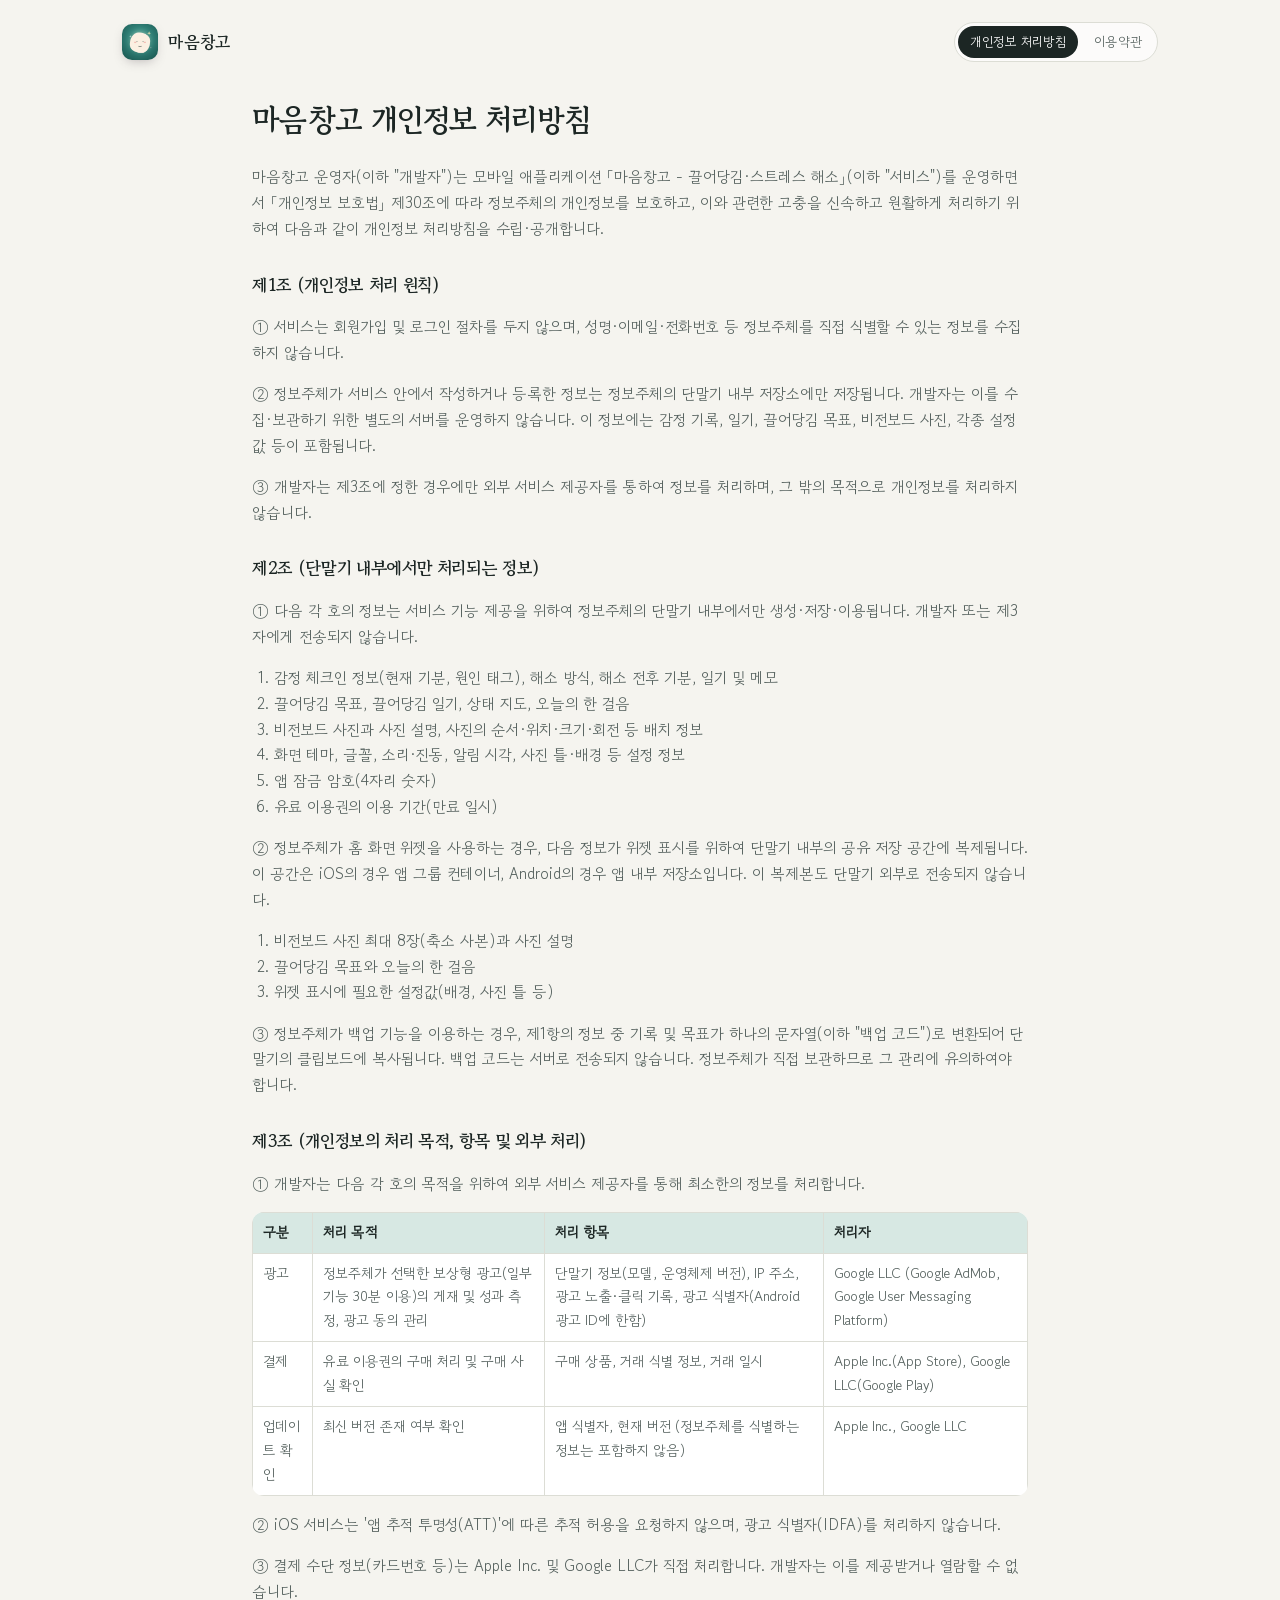
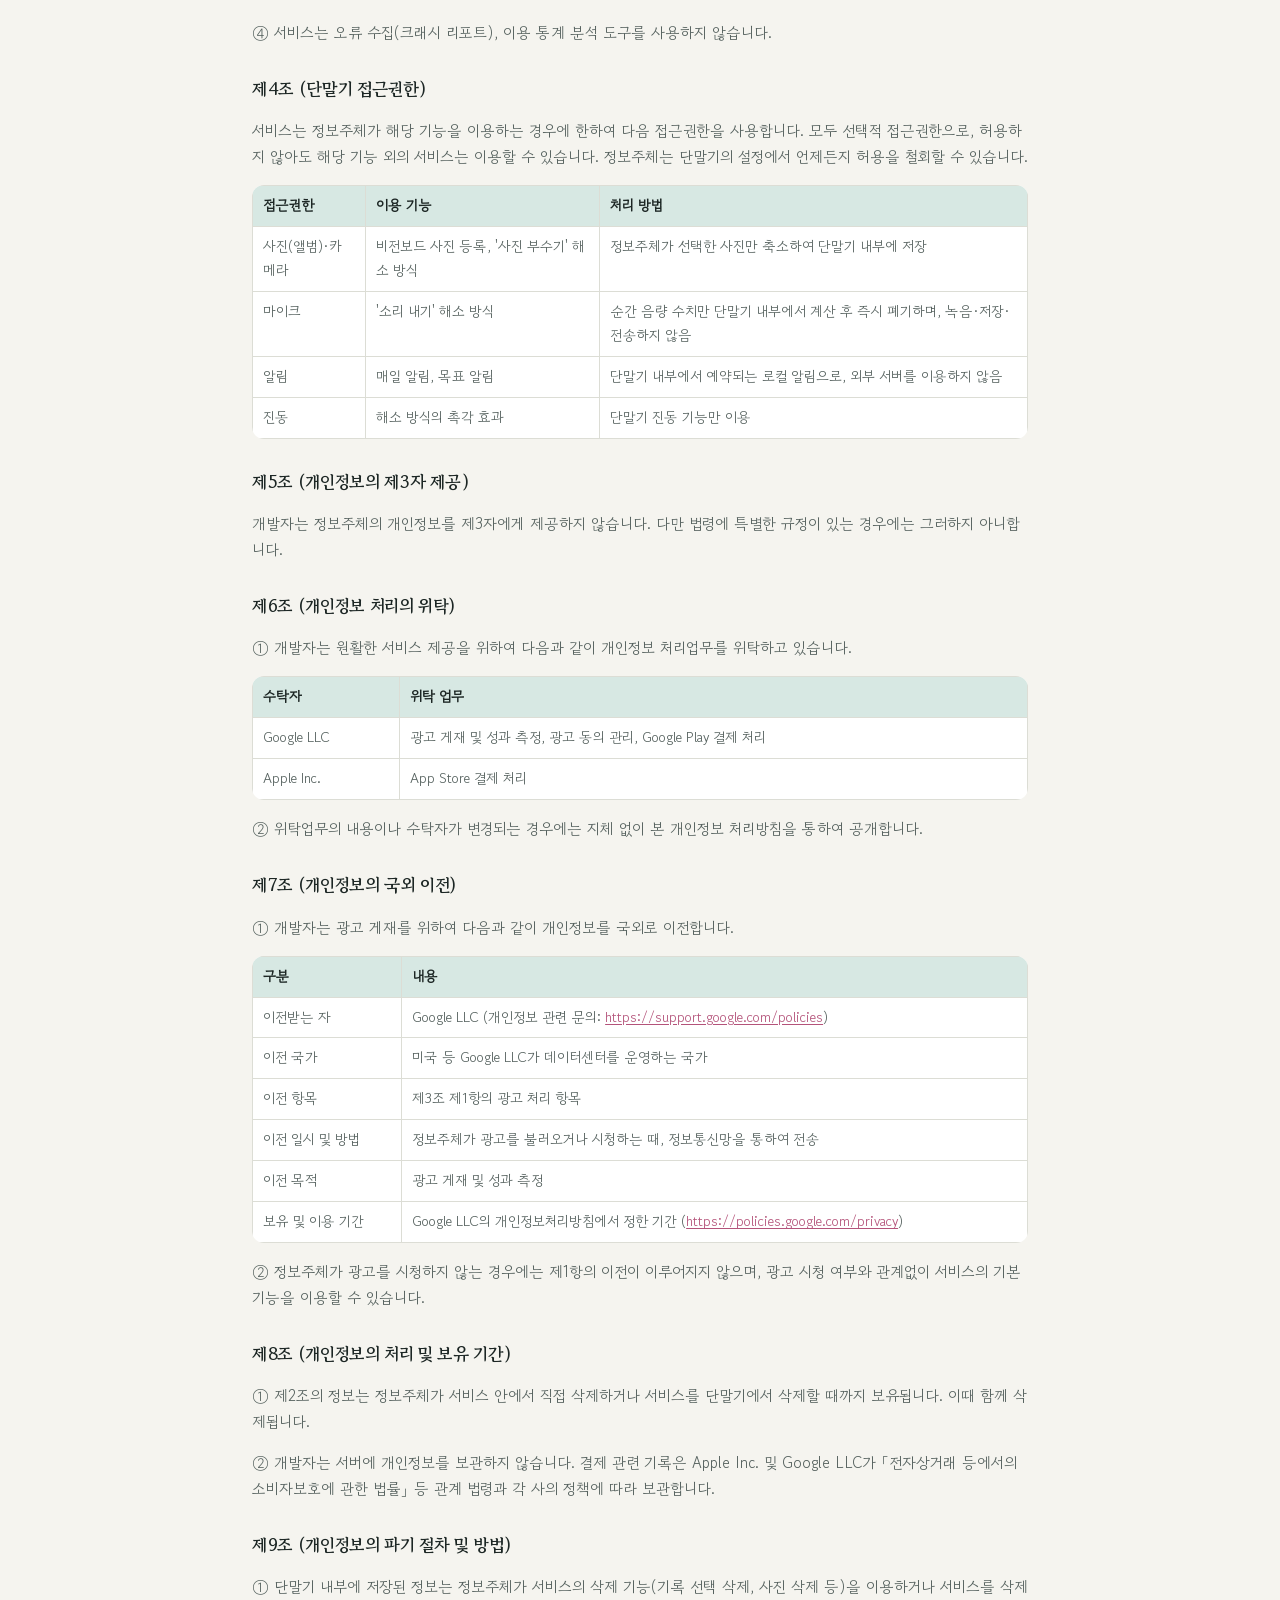
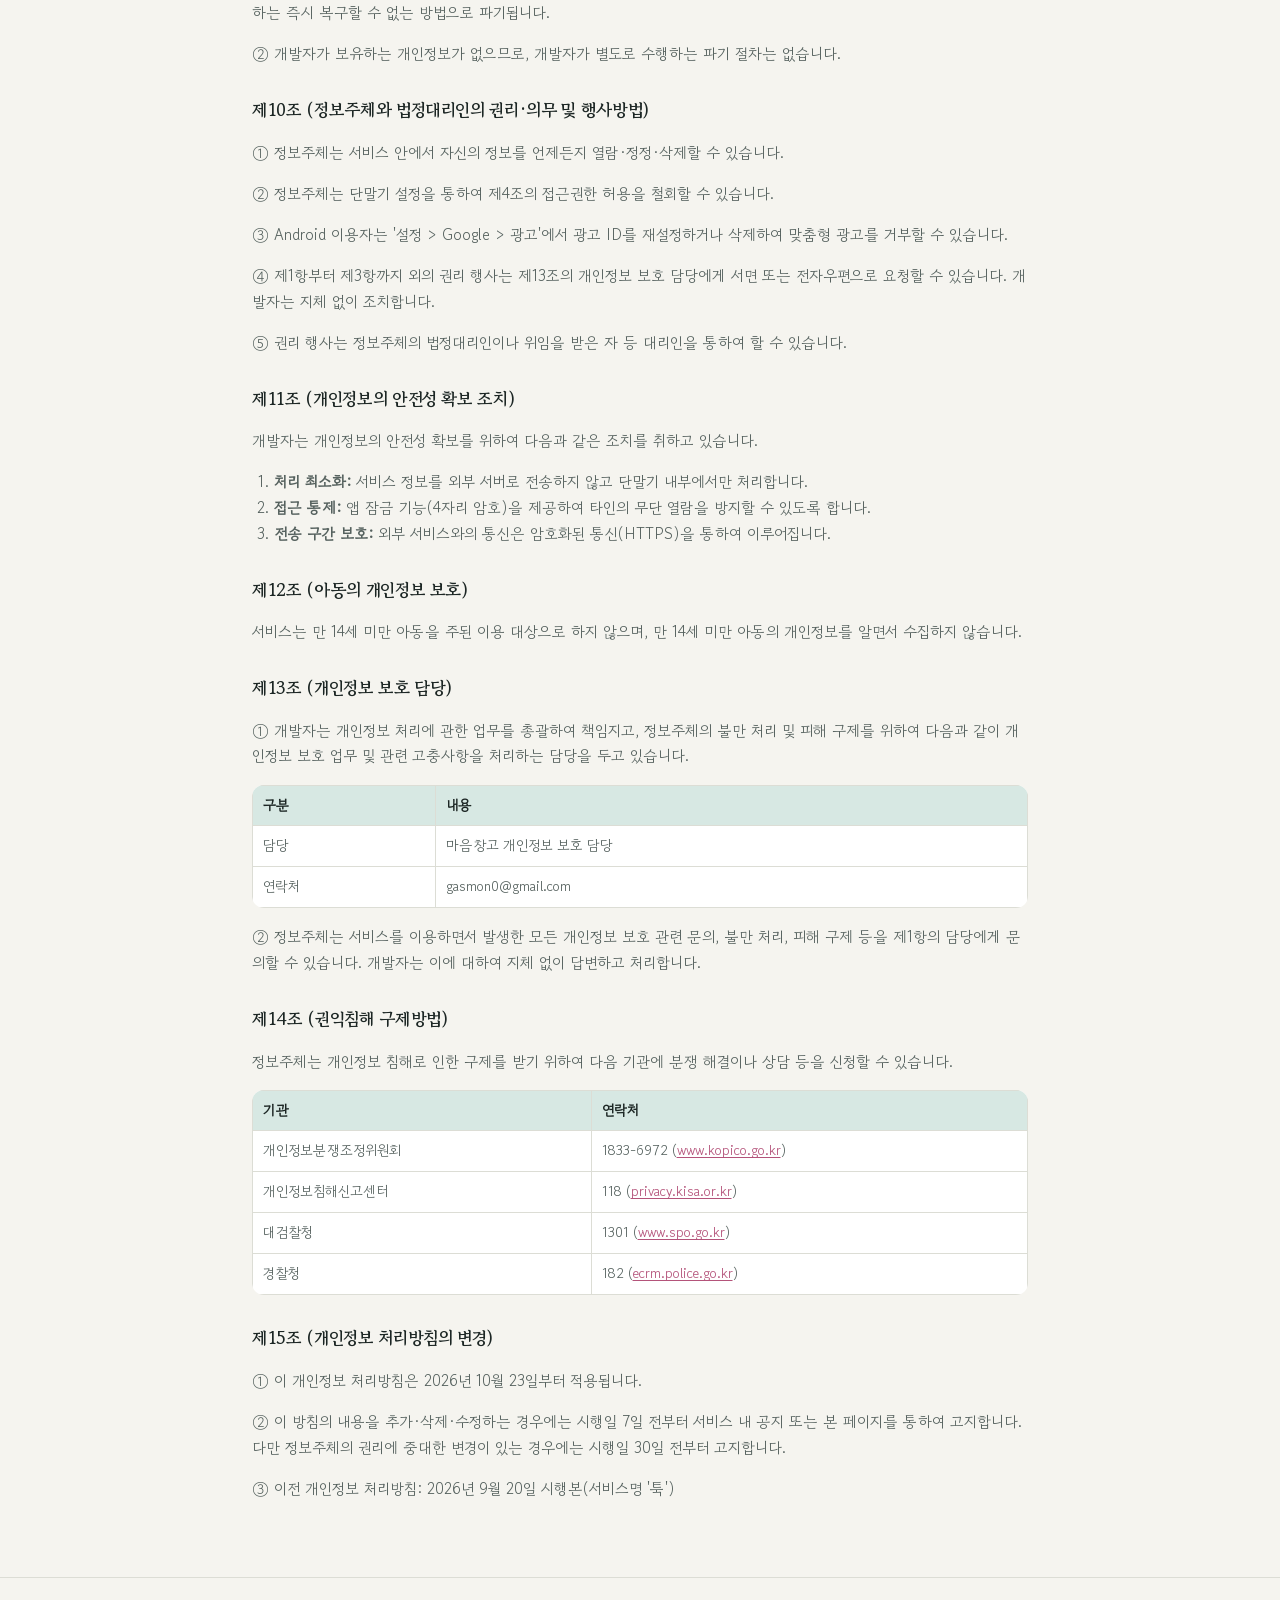
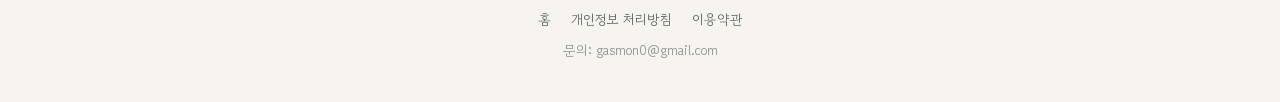
<file: privacy.html>
<!doctype html>
<html lang="ko"><head><meta charset="utf-8"><meta name="viewport" content="width=device-width, initial-scale=1">
<title>개인정보 처리방침 | 마음창고</title><meta name="robots" content="index,follow"><link rel="canonical" href="https://jeongplanet.github.io/privacy.html">
<link rel="icon" href="assets/icon.png">
<link href="https://fonts.googleapis.com/css2?family=Gowun+Batang:wght@400;700&family=Gowun+Dodum&family=Nanum+Pen+Script&display=swap" rel="stylesheet">
<link rel="stylesheet" href="assets/site.css">
</head><body class="doc">
<header class="top wrap"><a class="home" href="index.html"><img src="assets/icon.png" alt="마음창고 아이콘"><span>마음창고</span></a>
<nav class="langs"><a href="privacy.html" class="on">개인정보 처리방침</a><a href="terms.html">이용약관</a></nav></header>
<main class="wrap docbody">
<h1>마음창고 개인정보 처리방침</h1>
<p>마음창고 운영자(이하 "개발자")는 모바일 애플리케이션 「마음창고 - 끌어당김·스트레스 해소」(이하 "서비스")를 운영하면서 「개인정보 보호법」 제30조에 따라 정보주체의 개인정보를 보호하고, 이와 관련한 고충을 신속하고 원활하게 처리하기 위하여 다음과 같이 개인정보 처리방침을 수립·공개합니다.</p>
<h3>제1조 (개인정보 처리 원칙)</h3>
<p>① 서비스는 회원가입 및 로그인 절차를 두지 않으며, 성명·이메일·전화번호 등 정보주체를 직접 식별할 수 있는 정보를 수집하지 않습니다.</p>
<p>② 정보주체가 서비스 안에서 작성하거나 등록한 정보는 정보주체의 단말기 내부 저장소에만 저장됩니다. 개발자는 이를 수집·보관하기 위한 별도의 서버를 운영하지 않습니다. 이 정보에는 감정 기록, 일기, 끌어당김 목표, 비전보드 사진, 각종 설정값 등이 포함됩니다.</p>
<p>③ 개발자는 제3조에 정한 경우에만 외부 서비스 제공자를 통하여 정보를 처리하며, 그 밖의 목적으로 개인정보를 처리하지 않습니다.</p>
<h3>제2조 (단말기 내부에서만 처리되는 정보)</h3>
<p>① 다음 각 호의 정보는 서비스 기능 제공을 위하여 정보주체의 단말기 내부에서만 생성·저장·이용됩니다. 개발자 또는 제3자에게 전송되지 않습니다.</p>
<ol><li>감정 체크인 정보(현재 기분, 원인 태그), 해소 방식, 해소 전후 기분, 일기 및 메모</li><li>끌어당김 목표, 끌어당김 일기, 상태 지도, 오늘의 한 걸음</li><li>비전보드 사진과 사진 설명, 사진의 순서·위치·크기·회전 등 배치 정보</li><li>화면 테마, 글꼴, 소리·진동, 알림 시각, 사진 틀·배경 등 설정 정보</li><li>앱 잠금 암호(4자리 숫자)</li><li>유료 이용권의 이용 기간(만료 일시)</li></ol>
<p>② 정보주체가 홈 화면 위젯을 사용하는 경우, 다음 정보가 위젯 표시를 위하여 단말기 내부의 공유 저장 공간에 복제됩니다. 이 공간은 iOS의 경우 앱 그룹 컨테이너, Android의 경우 앱 내부 저장소입니다. 이 복제본도 단말기 외부로 전송되지 않습니다.</p>
<ol><li>비전보드 사진 최대 8장(축소 사본)과 사진 설명</li><li>끌어당김 목표와 오늘의 한 걸음</li><li>위젯 표시에 필요한 설정값(배경, 사진 틀 등)</li></ol>
<p>③ 정보주체가 백업 기능을 이용하는 경우, 제1항의 정보 중 기록 및 목표가 하나의 문자열(이하 "백업 코드")로 변환되어 단말기의 클립보드에 복사됩니다. 백업 코드는 서버로 전송되지 않습니다. 정보주체가 직접 보관하므로 그 관리에 유의하여야 합니다.</p>
<h3>제3조 (개인정보의 처리 목적, 항목 및 외부 처리)</h3>
<p>① 개발자는 다음 각 호의 목적을 위하여 외부 서비스 제공자를 통해 최소한의 정보를 처리합니다.</p>
<table><thead><tr><th>구분</th><th>처리 목적</th><th>처리 항목</th><th>처리자</th></tr></thead><tbody><tr><td>광고</td><td>정보주체가 선택한 보상형 광고(일부 기능 30분 이용)의 게재 및 성과 측정, 광고 동의 관리</td><td>단말기 정보(모델, 운영체제 버전), IP 주소, 광고 노출·클릭 기록, 광고 식별자(Android 광고 ID에 한함)</td><td>Google LLC (Google AdMob, Google User Messaging Platform)</td></tr><tr><td>결제</td><td>유료 이용권의 구매 처리 및 구매 사실 확인</td><td>구매 상품, 거래 식별 정보, 거래 일시</td><td>Apple Inc.(App Store), Google LLC(Google Play)</td></tr><tr><td>업데이트 확인</td><td>최신 버전 존재 여부 확인</td><td>앱 식별자, 현재 버전 (정보주체를 식별하는 정보는 포함하지 않음)</td><td>Apple Inc., Google LLC</td></tr></tbody></table>
<p>② iOS 서비스는 '앱 추적 투명성(ATT)'에 따른 추적 허용을 요청하지 않으며, 광고 식별자(IDFA)를 처리하지 않습니다.</p>
<p>③ 결제 수단 정보(카드번호 등)는 Apple Inc. 및 Google LLC가 직접 처리합니다. 개발자는 이를 제공받거나 열람할 수 없습니다.</p>
<p>④ 서비스는 오류 수집(크래시 리포트), 이용 통계 분석 도구를 사용하지 않습니다.</p>
<h3>제4조 (단말기 접근권한)</h3>
<p>서비스는 정보주체가 해당 기능을 이용하는 경우에 한하여 다음 접근권한을 사용합니다. 모두 선택적 접근권한으로, 허용하지 않아도 해당 기능 외의 서비스는 이용할 수 있습니다. 정보주체는 단말기의 설정에서 언제든지 허용을 철회할 수 있습니다.</p>
<table><thead><tr><th>접근권한</th><th>이용 기능</th><th>처리 방법</th></tr></thead><tbody><tr><td>사진(앨범)·카메라</td><td>비전보드 사진 등록, '사진 부수기' 해소 방식</td><td>정보주체가 선택한 사진만 축소하여 단말기 내부에 저장</td></tr><tr><td>마이크</td><td>'소리 내기' 해소 방식</td><td>순간 음량 수치만 단말기 내부에서 계산 후 즉시 폐기하며, 녹음·저장·전송하지 않음</td></tr><tr><td>알림</td><td>매일 알림, 목표 알림</td><td>단말기 내부에서 예약되는 로컬 알림으로, 외부 서버를 이용하지 않음</td></tr><tr><td>진동</td><td>해소 방식의 촉각 효과</td><td>단말기 진동 기능만 이용</td></tr></tbody></table>
<h3>제5조 (개인정보의 제3자 제공)</h3>
<p>개발자는 정보주체의 개인정보를 제3자에게 제공하지 않습니다. 다만 법령에 특별한 규정이 있는 경우에는 그러하지 아니합니다.</p>
<h3>제6조 (개인정보 처리의 위탁)</h3>
<p>① 개발자는 원활한 서비스 제공을 위하여 다음과 같이 개인정보 처리업무를 위탁하고 있습니다.</p>
<table><thead><tr><th>수탁자</th><th>위탁 업무</th></tr></thead><tbody><tr><td>Google LLC</td><td>광고 게재 및 성과 측정, 광고 동의 관리, Google Play 결제 처리</td></tr><tr><td>Apple Inc.</td><td>App Store 결제 처리</td></tr></tbody></table>
<p>② 위탁업무의 내용이나 수탁자가 변경되는 경우에는 지체 없이 본 개인정보 처리방침을 통하여 공개합니다.</p>
<h3>제7조 (개인정보의 국외 이전)</h3>
<p>① 개발자는 광고 게재를 위하여 다음과 같이 개인정보를 국외로 이전합니다.</p>
<table><thead><tr><th>구분</th><th>내용</th></tr></thead><tbody><tr><td>이전받는 자</td><td>Google LLC (개인정보 관련 문의: <a href="https://support.google.com/policies" rel="noopener">https://support.google.com/policies</a>)</td></tr><tr><td>이전 국가</td><td>미국 등 Google LLC가 데이터센터를 운영하는 국가</td></tr><tr><td>이전 항목</td><td>제3조 제1항의 광고 처리 항목</td></tr><tr><td>이전 일시 및 방법</td><td>정보주체가 광고를 불러오거나 시청하는 때, 정보통신망을 통하여 전송</td></tr><tr><td>이전 목적</td><td>광고 게재 및 성과 측정</td></tr><tr><td>보유 및 이용 기간</td><td>Google LLC의 개인정보처리방침에서 정한 기간 (<a href="https://policies.google.com/privacy" rel="noopener">https://policies.google.com/privacy</a>)</td></tr></tbody></table>
<p>② 정보주체가 광고를 시청하지 않는 경우에는 제1항의 이전이 이루어지지 않으며, 광고 시청 여부와 관계없이 서비스의 기본 기능을 이용할 수 있습니다.</p>
<h3>제8조 (개인정보의 처리 및 보유 기간)</h3>
<p>① 제2조의 정보는 정보주체가 서비스 안에서 직접 삭제하거나 서비스를 단말기에서 삭제할 때까지 보유됩니다. 이때 함께 삭제됩니다.</p>
<p>② 개발자는 서버에 개인정보를 보관하지 않습니다. 결제 관련 기록은 Apple Inc. 및 Google LLC가 「전자상거래 등에서의 소비자보호에 관한 법률」 등 관계 법령과 각 사의 정책에 따라 보관합니다.</p>
<h3>제9조 (개인정보의 파기 절차 및 방법)</h3>
<p>① 단말기 내부에 저장된 정보는 정보주체가 서비스의 삭제 기능(기록 선택 삭제, 사진 삭제 등)을 이용하거나 서비스를 삭제하는 즉시 복구할 수 없는 방법으로 파기됩니다.</p>
<p>② 개발자가 보유하는 개인정보가 없으므로, 개발자가 별도로 수행하는 파기 절차는 없습니다.</p>
<h3>제10조 (정보주체와 법정대리인의 권리·의무 및 행사방법)</h3>
<p>① 정보주체는 서비스 안에서 자신의 정보를 언제든지 열람·정정·삭제할 수 있습니다.</p>
<p>② 정보주체는 단말기 설정을 통하여 제4조의 접근권한 허용을 철회할 수 있습니다.</p>
<p>③ Android 이용자는 '설정 &gt; Google &gt; 광고'에서 광고 ID를 재설정하거나 삭제하여 맞춤형 광고를 거부할 수 있습니다.</p>
<p>④ 제1항부터 제3항까지 외의 권리 행사는 제13조의 개인정보 보호 담당에게 서면 또는 전자우편으로 요청할 수 있습니다. 개발자는 지체 없이 조치합니다.</p>
<p>⑤ 권리 행사는 정보주체의 법정대리인이나 위임을 받은 자 등 대리인을 통하여 할 수 있습니다.</p>
<h3>제11조 (개인정보의 안전성 확보 조치)</h3>
<p>개발자는 개인정보의 안전성 확보를 위하여 다음과 같은 조치를 취하고 있습니다.</p>
<ol><li><b>처리 최소화:</b> 서비스 정보를 외부 서버로 전송하지 않고 단말기 내부에서만 처리합니다.</li><li><b>접근 통제:</b> 앱 잠금 기능(4자리 암호)을 제공하여 타인의 무단 열람을 방지할 수 있도록 합니다.</li><li><b>전송 구간 보호:</b> 외부 서비스와의 통신은 암호화된 통신(HTTPS)을 통하여 이루어집니다.</li></ol>
<h3>제12조 (아동의 개인정보 보호)</h3>
<p>서비스는 만 14세 미만 아동을 주된 이용 대상으로 하지 않으며, 만 14세 미만 아동의 개인정보를 알면서 수집하지 않습니다.</p>
<h3>제13조 (개인정보 보호 담당)</h3>
<p>① 개발자는 개인정보 처리에 관한 업무를 총괄하여 책임지고, 정보주체의 불만 처리 및 피해 구제를 위하여 다음과 같이 개인정보 보호 업무 및 관련 고충사항을 처리하는 담당을 두고 있습니다.</p>
<table><thead><tr><th>구분</th><th>내용</th></tr></thead><tbody><tr><td>담당</td><td>마음창고 개인정보 보호 담당</td></tr><tr><td>연락처</td><td>gasmon0@gmail.com</td></tr></tbody></table>
<p>② 정보주체는 서비스를 이용하면서 발생한 모든 개인정보 보호 관련 문의, 불만 처리, 피해 구제 등을 제1항의 담당에게 문의할 수 있습니다. 개발자는 이에 대하여 지체 없이 답변하고 처리합니다.</p>
<h3>제14조 (권익침해 구제방법)</h3>
<p>정보주체는 개인정보 침해로 인한 구제를 받기 위하여 다음 기관에 분쟁 해결이나 상담 등을 신청할 수 있습니다.</p>
<table><thead><tr><th>기관</th><th>연락처</th></tr></thead><tbody><tr><td>개인정보분쟁조정위원회</td><td>1833-6972 (<a href="https://www.kopico.go.kr" rel="noopener">www.kopico.go.kr</a>)</td></tr><tr><td>개인정보침해신고센터</td><td>118 (<a href="https://privacy.kisa.or.kr" rel="noopener">privacy.kisa.or.kr</a>)</td></tr><tr><td>대검찰청</td><td>1301 (<a href="https://www.spo.go.kr" rel="noopener">www.spo.go.kr</a>)</td></tr><tr><td>경찰청</td><td>182 (<a href="https://ecrm.police.go.kr" rel="noopener">ecrm.police.go.kr</a>)</td></tr></tbody></table>
<h3>제15조 (개인정보 처리방침의 변경)</h3>
<p>① 이 개인정보 처리방침은 2026년 10월 23일부터 적용됩니다.</p>
<p>② 이 방침의 내용을 추가·삭제·수정하는 경우에는 시행일 7일 전부터 서비스 내 공지 또는 본 페이지를 통하여 고지합니다. 다만 정보주체의 권리에 중대한 변경이 있는 경우에는 시행일 30일 전부터 고지합니다.</p>
<p>③ 이전 개인정보 처리방침: 2026년 9월 20일 시행본(서비스명 '툭')</p>
</main>
<footer><div class="flinks"><a href="index.html">홈</a><a href="privacy.html">개인정보 처리방침</a><a href="terms.html">이용약관</a></div>문의: gasmon0@gmail.com</footer>
</body></html>
</file>
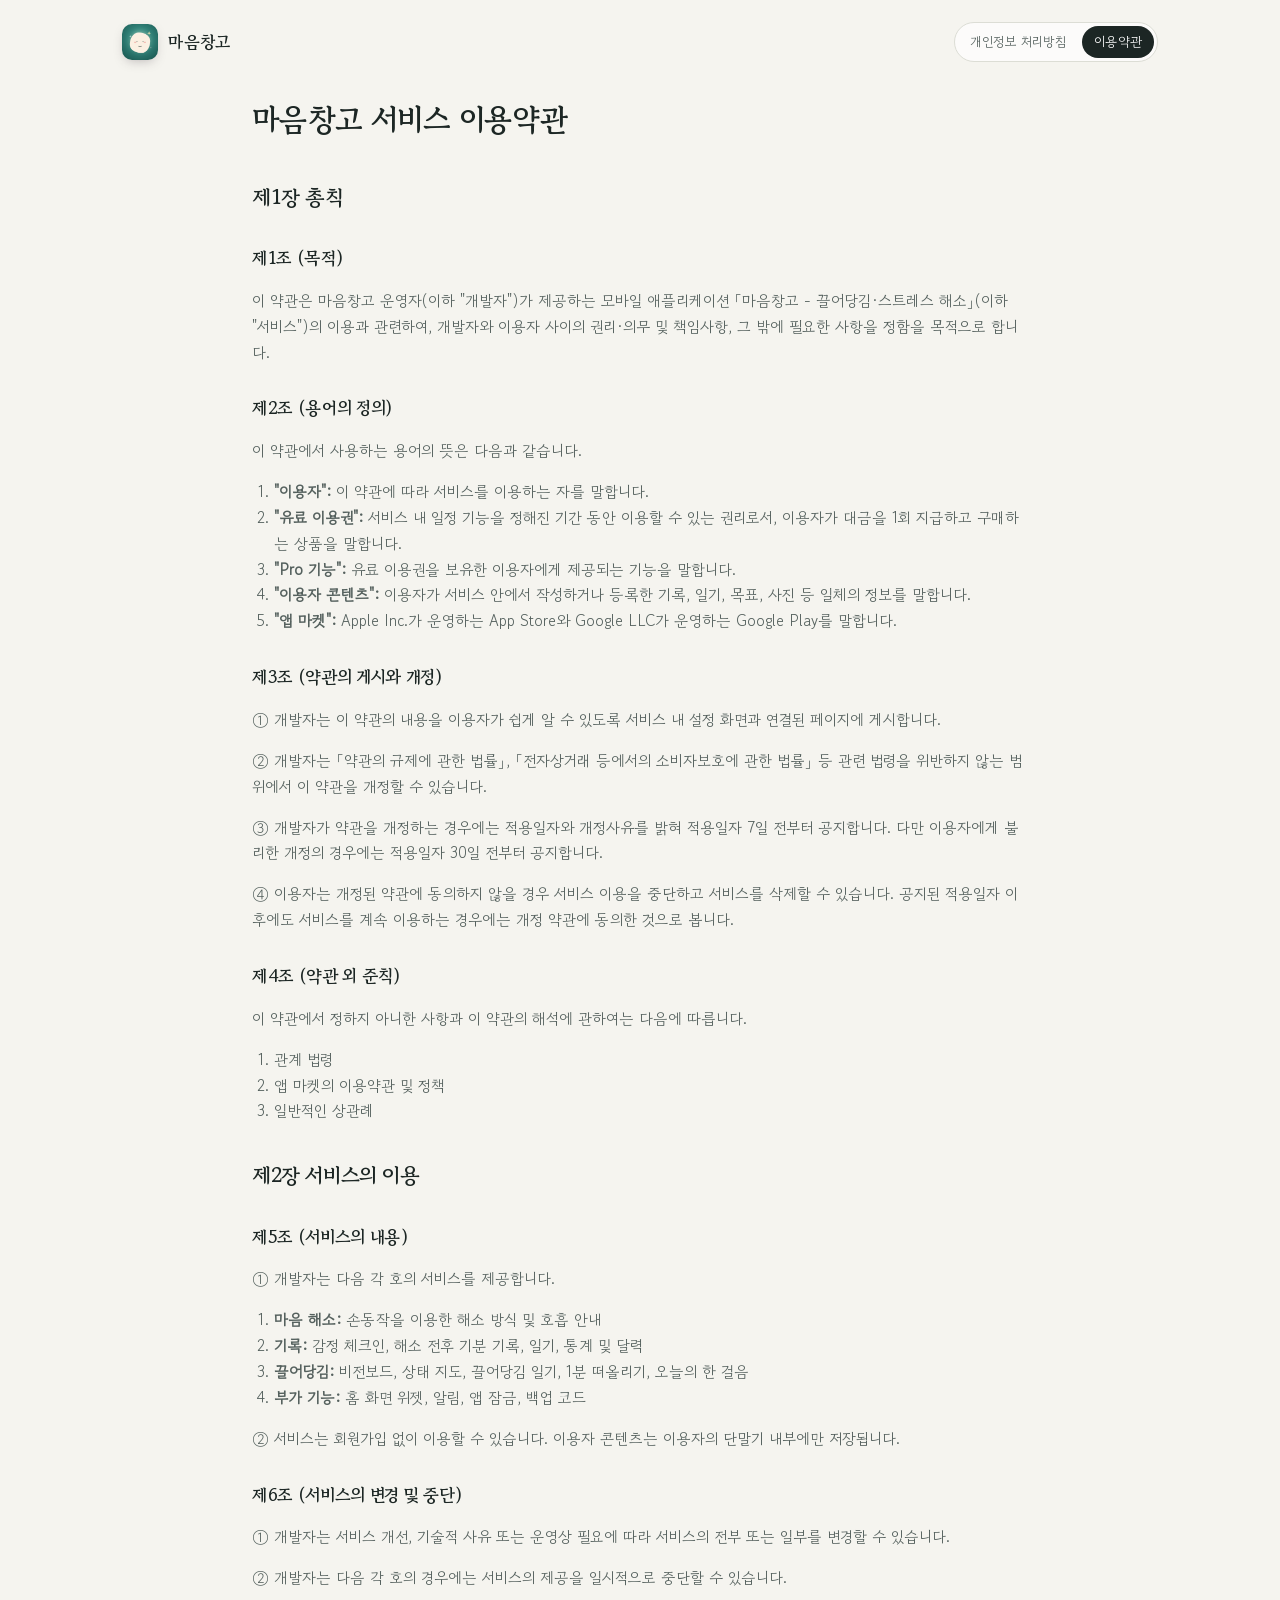
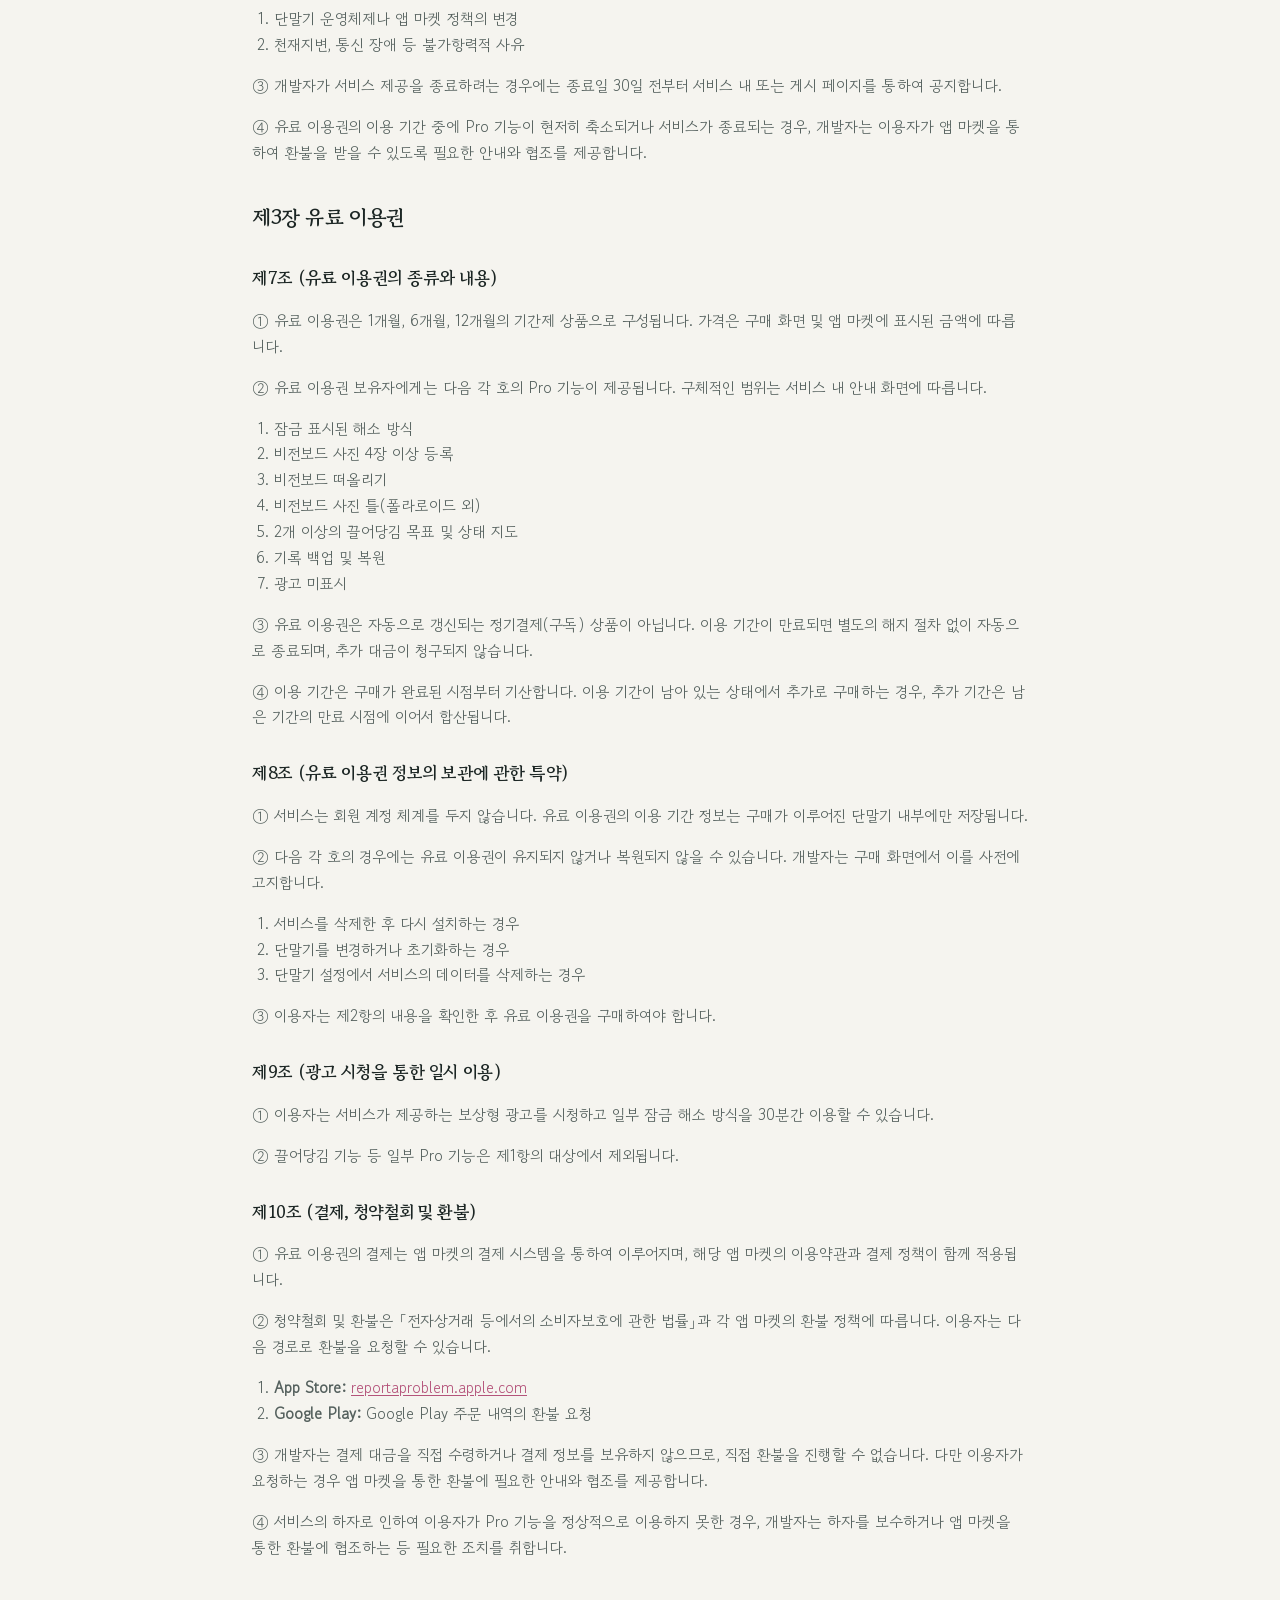
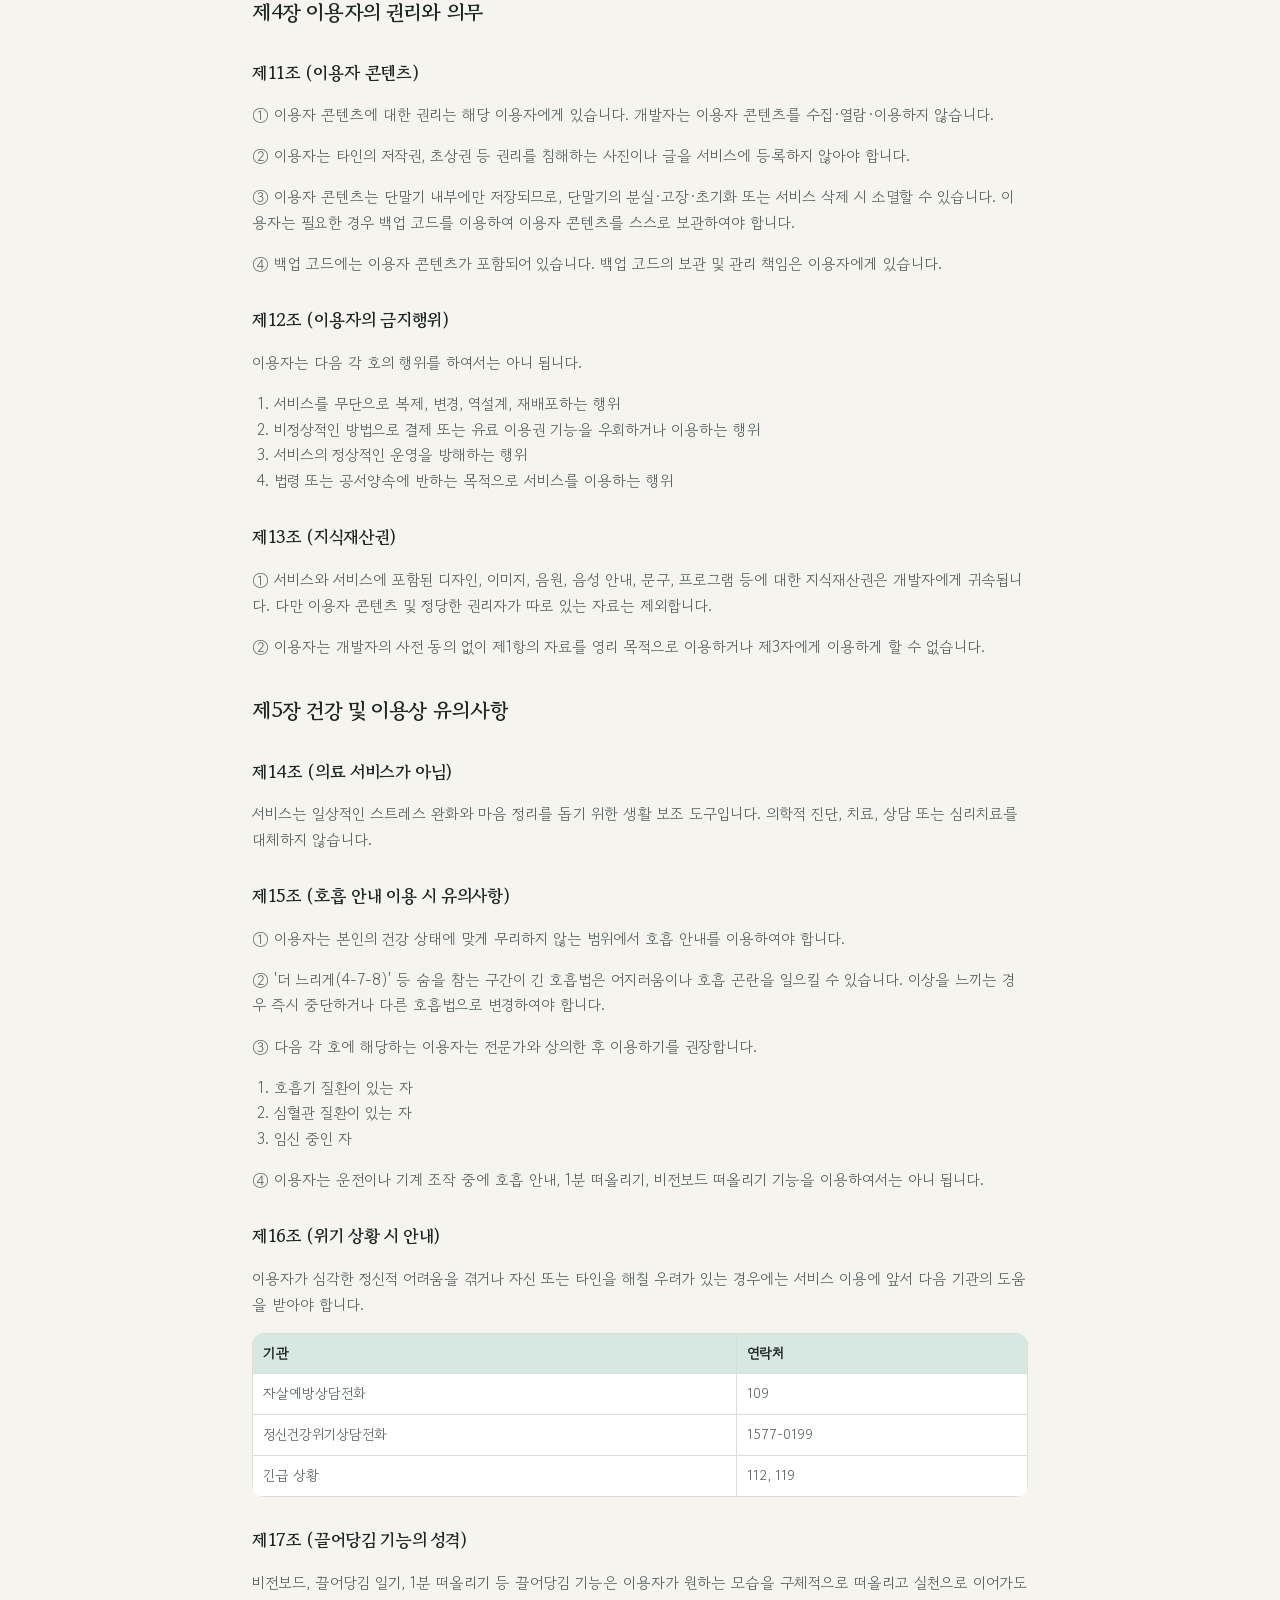
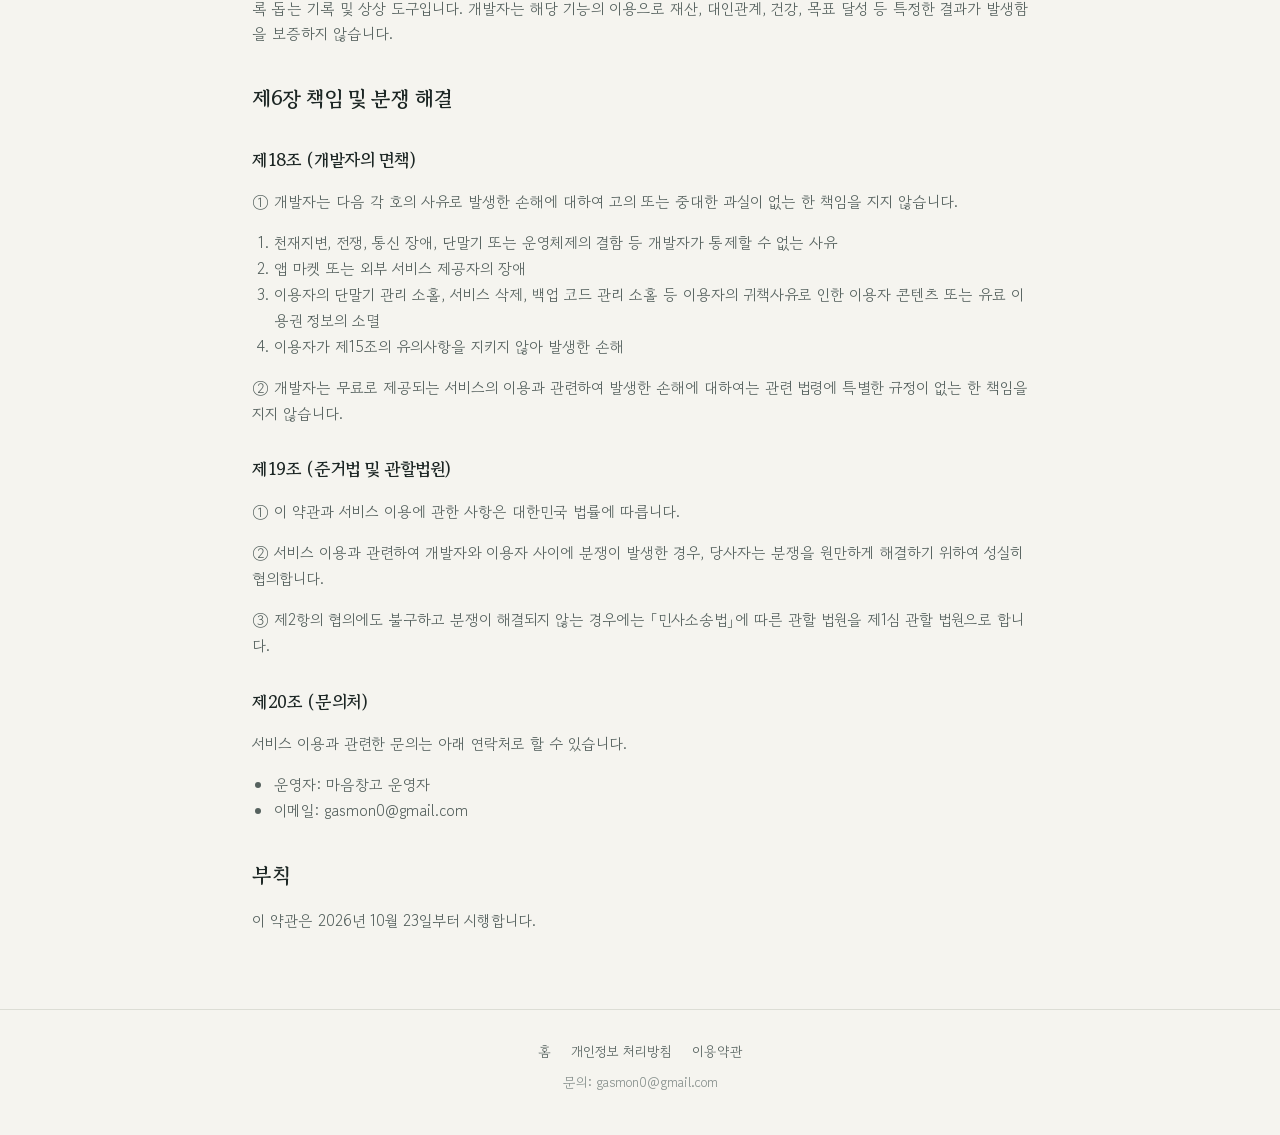
<file: terms.html>
<!doctype html>
<html lang="ko"><head><meta charset="utf-8"><meta name="viewport" content="width=device-width, initial-scale=1">
<title>이용약관 | 마음창고</title><meta name="robots" content="index,follow"><link rel="canonical" href="https://jeongplanet.github.io/terms.html">
<link rel="icon" href="assets/icon.png">
<link href="https://fonts.googleapis.com/css2?family=Gowun+Batang:wght@400;700&family=Gowun+Dodum&family=Nanum+Pen+Script&display=swap" rel="stylesheet">
<link rel="stylesheet" href="assets/site.css">
</head><body class="doc">
<header class="top wrap"><a class="home" href="index.html"><img src="assets/icon.png" alt="마음창고 아이콘"><span>마음창고</span></a>
<nav class="langs"><a href="privacy.html">개인정보 처리방침</a><a href="terms.html" class="on">이용약관</a></nav></header>
<main class="wrap docbody">
<h1>마음창고 서비스 이용약관</h1>
<h2>제1장 총칙</h2>
<h3>제1조 (목적)</h3>
<p>이 약관은 마음창고 운영자(이하 "개발자")가 제공하는 모바일 애플리케이션 「마음창고 - 끌어당김·스트레스 해소」(이하 "서비스")의 이용과 관련하여, 개발자와 이용자 사이의 권리·의무 및 책임사항, 그 밖에 필요한 사항을 정함을 목적으로 합니다.</p>
<h3>제2조 (용어의 정의)</h3>
<p>이 약관에서 사용하는 용어의 뜻은 다음과 같습니다.</p>
<ol><li><b>"이용자":</b> 이 약관에 따라 서비스를 이용하는 자를 말합니다.</li><li><b>"유료 이용권":</b> 서비스 내 일정 기능을 정해진 기간 동안 이용할 수 있는 권리로서, 이용자가 대금을 1회 지급하고 구매하는 상품을 말합니다.</li><li><b>"Pro 기능":</b> 유료 이용권을 보유한 이용자에게 제공되는 기능을 말합니다.</li><li><b>"이용자 콘텐츠":</b> 이용자가 서비스 안에서 작성하거나 등록한 기록, 일기, 목표, 사진 등 일체의 정보를 말합니다.</li><li><b>"앱 마켓":</b> Apple Inc.가 운영하는 App Store와 Google LLC가 운영하는 Google Play를 말합니다.</li></ol>
<h3>제3조 (약관의 게시와 개정)</h3>
<p>① 개발자는 이 약관의 내용을 이용자가 쉽게 알 수 있도록 서비스 내 설정 화면과 연결된 페이지에 게시합니다.</p>
<p>② 개발자는 「약관의 규제에 관한 법률」, 「전자상거래 등에서의 소비자보호에 관한 법률」 등 관련 법령을 위반하지 않는 범위에서 이 약관을 개정할 수 있습니다.</p>
<p>③ 개발자가 약관을 개정하는 경우에는 적용일자와 개정사유를 밝혀 적용일자 7일 전부터 공지합니다. 다만 이용자에게 불리한 개정의 경우에는 적용일자 30일 전부터 공지합니다.</p>
<p>④ 이용자는 개정된 약관에 동의하지 않을 경우 서비스 이용을 중단하고 서비스를 삭제할 수 있습니다. 공지된 적용일자 이후에도 서비스를 계속 이용하는 경우에는 개정 약관에 동의한 것으로 봅니다.</p>
<h3>제4조 (약관 외 준칙)</h3>
<p>이 약관에서 정하지 아니한 사항과 이 약관의 해석에 관하여는 다음에 따릅니다.</p>
<ol><li>관계 법령</li><li>앱 마켓의 이용약관 및 정책</li><li>일반적인 상관례</li></ol>
<h2>제2장 서비스의 이용</h2>
<h3>제5조 (서비스의 내용)</h3>
<p>① 개발자는 다음 각 호의 서비스를 제공합니다.</p>
<ol><li><b>마음 해소:</b> 손동작을 이용한 해소 방식 및 호흡 안내</li><li><b>기록:</b> 감정 체크인, 해소 전후 기분 기록, 일기, 통계 및 달력</li><li><b>끌어당김:</b> 비전보드, 상태 지도, 끌어당김 일기, 1분 떠올리기, 오늘의 한 걸음</li><li><b>부가 기능:</b> 홈 화면 위젯, 알림, 앱 잠금, 백업 코드</li></ol>
<p>② 서비스는 회원가입 없이 이용할 수 있습니다. 이용자 콘텐츠는 이용자의 단말기 내부에만 저장됩니다.</p>
<h3>제6조 (서비스의 변경 및 중단)</h3>
<p>① 개발자는 서비스 개선, 기술적 사유 또는 운영상 필요에 따라 서비스의 전부 또는 일부를 변경할 수 있습니다.</p>
<p>② 개발자는 다음 각 호의 경우에는 서비스의 제공을 일시적으로 중단할 수 있습니다.</p>
<ol><li>단말기 운영체제나 앱 마켓 정책의 변경</li><li>천재지변, 통신 장애 등 불가항력적 사유</li></ol>
<p>③ 개발자가 서비스 제공을 종료하려는 경우에는 종료일 30일 전부터 서비스 내 또는 게시 페이지를 통하여 공지합니다.</p>
<p>④ 유료 이용권의 이용 기간 중에 Pro 기능이 현저히 축소되거나 서비스가 종료되는 경우, 개발자는 이용자가 앱 마켓을 통하여 환불을 받을 수 있도록 필요한 안내와 협조를 제공합니다.</p>
<h2>제3장 유료 이용권</h2>
<h3>제7조 (유료 이용권의 종류와 내용)</h3>
<p>① 유료 이용권은 1개월, 6개월, 12개월의 기간제 상품으로 구성됩니다. 가격은 구매 화면 및 앱 마켓에 표시된 금액에 따릅니다.</p>
<p>② 유료 이용권 보유자에게는 다음 각 호의 Pro 기능이 제공됩니다. 구체적인 범위는 서비스 내 안내 화면에 따릅니다.</p>
<ol><li>잠금 표시된 해소 방식</li><li>비전보드 사진 4장 이상 등록</li><li>비전보드 떠올리기</li><li>비전보드 사진 틀(폴라로이드 외)</li><li>2개 이상의 끌어당김 목표 및 상태 지도</li><li>기록 백업 및 복원</li><li>광고 미표시</li></ol>
<p>③ 유료 이용권은 자동으로 갱신되는 정기결제(구독) 상품이 아닙니다. 이용 기간이 만료되면 별도의 해지 절차 없이 자동으로 종료되며, 추가 대금이 청구되지 않습니다.</p>
<p>④ 이용 기간은 구매가 완료된 시점부터 기산합니다. 이용 기간이 남아 있는 상태에서 추가로 구매하는 경우, 추가 기간은 남은 기간의 만료 시점에 이어서 합산됩니다.</p>
<h3>제8조 (유료 이용권 정보의 보관에 관한 특약)</h3>
<p>① 서비스는 회원 계정 체계를 두지 않습니다. 유료 이용권의 이용 기간 정보는 구매가 이루어진 단말기 내부에만 저장됩니다.</p>
<p>② 다음 각 호의 경우에는 유료 이용권이 유지되지 않거나 복원되지 않을 수 있습니다. 개발자는 구매 화면에서 이를 사전에 고지합니다.</p>
<ol><li>서비스를 삭제한 후 다시 설치하는 경우</li><li>단말기를 변경하거나 초기화하는 경우</li><li>단말기 설정에서 서비스의 데이터를 삭제하는 경우</li></ol>
<p>③ 이용자는 제2항의 내용을 확인한 후 유료 이용권을 구매하여야 합니다.</p>
<h3>제9조 (광고 시청을 통한 일시 이용)</h3>
<p>① 이용자는 서비스가 제공하는 보상형 광고를 시청하고 일부 잠금 해소 방식을 30분간 이용할 수 있습니다.</p>
<p>② 끌어당김 기능 등 일부 Pro 기능은 제1항의 대상에서 제외됩니다.</p>
<h3>제10조 (결제, 청약철회 및 환불)</h3>
<p>① 유료 이용권의 결제는 앱 마켓의 결제 시스템을 통하여 이루어지며, 해당 앱 마켓의 이용약관과 결제 정책이 함께 적용됩니다.</p>
<p>② 청약철회 및 환불은 「전자상거래 등에서의 소비자보호에 관한 법률」과 각 앱 마켓의 환불 정책에 따릅니다. 이용자는 다음 경로로 환불을 요청할 수 있습니다.</p>
<ol><li><b>App Store:</b> <a href="https://reportaproblem.apple.com" rel="noopener">reportaproblem.apple.com</a></li><li><b>Google Play:</b> Google Play 주문 내역의 환불 요청</li></ol>
<p>③ 개발자는 결제 대금을 직접 수령하거나 결제 정보를 보유하지 않으므로, 직접 환불을 진행할 수 없습니다. 다만 이용자가 요청하는 경우 앱 마켓을 통한 환불에 필요한 안내와 협조를 제공합니다.</p>
<p>④ 서비스의 하자로 인하여 이용자가 Pro 기능을 정상적으로 이용하지 못한 경우, 개발자는 하자를 보수하거나 앱 마켓을 통한 환불에 협조하는 등 필요한 조치를 취합니다.</p>
<h2>제4장 이용자의 권리와 의무</h2>
<h3>제11조 (이용자 콘텐츠)</h3>
<p>① 이용자 콘텐츠에 대한 권리는 해당 이용자에게 있습니다. 개발자는 이용자 콘텐츠를 수집·열람·이용하지 않습니다.</p>
<p>② 이용자는 타인의 저작권, 초상권 등 권리를 침해하는 사진이나 글을 서비스에 등록하지 않아야 합니다.</p>
<p>③ 이용자 콘텐츠는 단말기 내부에만 저장되므로, 단말기의 분실·고장·초기화 또는 서비스 삭제 시 소멸할 수 있습니다. 이용자는 필요한 경우 백업 코드를 이용하여 이용자 콘텐츠를 스스로 보관하여야 합니다.</p>
<p>④ 백업 코드에는 이용자 콘텐츠가 포함되어 있습니다. 백업 코드의 보관 및 관리 책임은 이용자에게 있습니다.</p>
<h3>제12조 (이용자의 금지행위)</h3>
<p>이용자는 다음 각 호의 행위를 하여서는 아니 됩니다.</p>
<ol><li>서비스를 무단으로 복제, 변경, 역설계, 재배포하는 행위</li><li>비정상적인 방법으로 결제 또는 유료 이용권 기능을 우회하거나 이용하는 행위</li><li>서비스의 정상적인 운영을 방해하는 행위</li><li>법령 또는 공서양속에 반하는 목적으로 서비스를 이용하는 행위</li></ol>
<h3>제13조 (지식재산권)</h3>
<p>① 서비스와 서비스에 포함된 디자인, 이미지, 음원, 음성 안내, 문구, 프로그램 등에 대한 지식재산권은 개발자에게 귀속됩니다. 다만 이용자 콘텐츠 및 정당한 권리자가 따로 있는 자료는 제외합니다.</p>
<p>② 이용자는 개발자의 사전 동의 없이 제1항의 자료를 영리 목적으로 이용하거나 제3자에게 이용하게 할 수 없습니다.</p>
<h2>제5장 건강 및 이용상 유의사항</h2>
<h3>제14조 (의료 서비스가 아님)</h3>
<p>서비스는 일상적인 스트레스 완화와 마음 정리를 돕기 위한 생활 보조 도구입니다. 의학적 진단, 치료, 상담 또는 심리치료를 대체하지 않습니다.</p>
<h3>제15조 (호흡 안내 이용 시 유의사항)</h3>
<p>① 이용자는 본인의 건강 상태에 맞게 무리하지 않는 범위에서 호흡 안내를 이용하여야 합니다.</p>
<p>② '더 느리게(4-7-8)' 등 숨을 참는 구간이 긴 호흡법은 어지러움이나 호흡 곤란을 일으킬 수 있습니다. 이상을 느끼는 경우 즉시 중단하거나 다른 호흡법으로 변경하여야 합니다.</p>
<p>③ 다음 각 호에 해당하는 이용자는 전문가와 상의한 후 이용하기를 권장합니다.</p>
<ol><li>호흡기 질환이 있는 자</li><li>심혈관 질환이 있는 자</li><li>임신 중인 자</li></ol>
<p>④ 이용자는 운전이나 기계 조작 중에 호흡 안내, 1분 떠올리기, 비전보드 떠올리기 기능을 이용하여서는 아니 됩니다.</p>
<h3>제16조 (위기 상황 시 안내)</h3>
<p>이용자가 심각한 정신적 어려움을 겪거나 자신 또는 타인을 해칠 우려가 있는 경우에는 서비스 이용에 앞서 다음 기관의 도움을 받아야 합니다.</p>
<table><thead><tr><th>기관</th><th>연락처</th></tr></thead><tbody><tr><td>자살예방상담전화</td><td>109</td></tr><tr><td>정신건강위기상담전화</td><td>1577-0199</td></tr><tr><td>긴급 상황</td><td>112, 119</td></tr></tbody></table>
<h3>제17조 (끌어당김 기능의 성격)</h3>
<p>비전보드, 끌어당김 일기, 1분 떠올리기 등 끌어당김 기능은 이용자가 원하는 모습을 구체적으로 떠올리고 실천으로 이어가도록 돕는 기록 및 상상 도구입니다. 개발자는 해당 기능의 이용으로 재산, 대인관계, 건강, 목표 달성 등 특정한 결과가 발생함을 보증하지 않습니다.</p>
<h2>제6장 책임 및 분쟁 해결</h2>
<h3>제18조 (개발자의 면책)</h3>
<p>① 개발자는 다음 각 호의 사유로 발생한 손해에 대하여 고의 또는 중대한 과실이 없는 한 책임을 지지 않습니다.</p>
<ol><li>천재지변, 전쟁, 통신 장애, 단말기 또는 운영체제의 결함 등 개발자가 통제할 수 없는 사유</li><li>앱 마켓 또는 외부 서비스 제공자의 장애</li><li>이용자의 단말기 관리 소홀, 서비스 삭제, 백업 코드 관리 소홀 등 이용자의 귀책사유로 인한 이용자 콘텐츠 또는 유료 이용권 정보의 소멸</li><li>이용자가 제15조의 유의사항을 지키지 않아 발생한 손해</li></ol>
<p>② 개발자는 무료로 제공되는 서비스의 이용과 관련하여 발생한 손해에 대하여는 관련 법령에 특별한 규정이 없는 한 책임을 지지 않습니다.</p>
<h3>제19조 (준거법 및 관할법원)</h3>
<p>① 이 약관과 서비스 이용에 관한 사항은 대한민국 법률에 따릅니다.</p>
<p>② 서비스 이용과 관련하여 개발자와 이용자 사이에 분쟁이 발생한 경우, 당사자는 분쟁을 원만하게 해결하기 위하여 성실히 협의합니다.</p>
<p>③ 제2항의 협의에도 불구하고 분쟁이 해결되지 않는 경우에는 「민사소송법」에 따른 관할 법원을 제1심 관할 법원으로 합니다.</p>
<h3>제20조 (문의처)</h3>
<p>서비스 이용과 관련한 문의는 아래 연락처로 할 수 있습니다.</p>
<ul><li>운영자: 마음창고 운영자</li><li>이메일: gasmon0@gmail.com</li></ul>
<h2>부칙</h2>
<p>이 약관은 2026년 10월 23일부터 시행합니다.</p>
</main>
<footer><div class="flinks"><a href="index.html">홈</a><a href="privacy.html">개인정보 처리방침</a><a href="terms.html">이용약관</a></div>문의: gasmon0@gmail.com</footer>
</body></html>
</file>
<file: assets/home.css>
/* 마음창고 랜딩 -- 앱 기본 세이지 톤. 핑크 없이 누구나 편한 색 */
:root{
  --bg:#F5F4EF; --bg2:#ECEBE4; --card:#FFFFFF; --ink:#1C2624; --ink2:#55615E; --haze:#87908D; --line:#DCDDD5;
  --jade:#2E7E77; --jade-d:#1E5752; --jade-l:#D7E8E3; --gold:#C79A4B;
  --serif:"Gowun Batang", "Noto Serif KR", serif; --sans:"Gowun Dodum", "Pretendard", system-ui, sans-serif; --hand:"Nanum Pen Script", cursive;
  --r:28px;
}
*{box-sizing:border-box}
html{scroll-behavior:smooth}
body{margin:0; background:var(--bg); color:var(--ink); font-family:var(--sans); line-height:1.7; overflow-x:hidden; -webkit-font-smoothing:antialiased}
img{display:block; max-width:100%}
a{color:inherit}
.wrap{max-width:1160px; margin:0 auto; padding:0 24px}
h1,h2,h3{font-family:var(--serif); font-weight:700; letter-spacing:-.02em; margin:0}
em{font-style:normal; color:var(--jade)}

/* 상단 */
.nav{position:sticky; top:0; z-index:20; background:rgba(245,244,239,.82); backdrop-filter:saturate(1.4) blur(14px); -webkit-backdrop-filter:saturate(1.4) blur(14px); border-bottom:1px solid transparent; transition:border-color .3s}
.nav.scrolled{border-color:var(--line)}
.nav .wrap{display:flex; align-items:center; gap:14px; height:66px}
.brand{display:flex; align-items:center; gap:10px; text-decoration:none; font-family:var(--serif); font-weight:700; font-size:1.15rem}
.brand img{width:34px; height:34px; border-radius:9px}
.nav-links{display:flex; gap:22px; margin-left:auto; font-size:.92rem}
.nav-links a{text-decoration:none; color:var(--ink2)}
.nav-links a:hover{color:var(--ink)}
.lang{display:flex; border:1px solid var(--line); border-radius:99px; padding:3px; font-size:.78rem}
.lang a{text-decoration:none; padding:3px 10px; border-radius:99px; color:var(--ink2)}
.lang a.on{background:var(--ink); color:#fff}

/* 스토어 버튼 */
.stores{display:flex; flex-wrap:wrap; gap:10px}
.store{display:inline-flex; align-items:center; gap:10px; padding:11px 20px 11px 16px; border-radius:14px; background:var(--ink); color:#fff; text-decoration:none; line-height:1.15; transition:transform .2s, box-shadow .2s}
.store:hover{transform:translateY(-2px); box-shadow:0 14px 26px -14px rgba(0,0,0,.5)}
.store svg{width:22px; height:22px}
.store small{display:block; font-size:.66rem; opacity:.7}
.store b{font-size:1rem; font-weight:600}
.store.light{background:#fff; color:var(--ink); border:1px solid var(--line)}

/* 히어로 */
.hero{position:relative; padding:64px 0 40px; overflow:hidden}
.hero::before{content:""; position:absolute; width:900px; height:900px; right:-260px; top:-260px; border-radius:50%; background:radial-gradient(circle, rgba(46,126,119,.16), transparent 62%)}
.hero .wrap{position:relative; display:grid; grid-template-columns:1fr 1fr; gap:40px; align-items:center}
.pill{display:inline-flex; align-items:center; gap:8px; padding:6px 14px 6px 8px; border-radius:99px; background:#fff; border:1px solid var(--line); font-size:.82rem; color:var(--ink2)}
.pill i{font-style:normal; background:var(--jade); color:#fff; border-radius:99px; padding:1px 9px; font-size:.72rem}
.hero h1{word-break:keep-all; font-size:clamp(2.3rem, 4.4vw, 3.5rem); line-height:1.16; margin:22px 0 20px}
:lang(en) .hero h1{font-size:clamp(2.1rem, 3.8vw, 3.1rem)}
.hero h1 .u{position:relative; white-space:nowrap}
.hero h1 .u::after{content:""; position:absolute; left:-2%; right:-2%; bottom:.06em; height:.28em; background:var(--jade-l); z-index:-1; border-radius:4px}
.hero .sub{font-size:1.1rem; color:var(--ink2); max-width:30em; margin:0 0 30px}
.hero .meta{display:flex; gap:18px; margin-top:22px; font-size:.84rem; color:var(--haze)}
.hero .meta span::before{content:"✓ "; color:var(--jade)}

.fan{position:relative; height:620px}
.phone{position:absolute; width:250px; border-radius:42px; padding:9px; background:#111; box-shadow:0 50px 80px -40px rgba(20,40,36,.55), 0 0 0 1px rgba(0,0,0,.06)}
.phone img{border-radius:34px; width:100%}
.phone::before{content:""; position:absolute; top:19px; left:50%; width:78px; height:22px; margin-left:-39px; background:#111; border-radius:99px; z-index:1}
.fan .p1{left:50%; top:10px; margin-left:-125px; z-index:3}
.fan .p2{left:50%; top:70px; margin-left:-290px; transform:rotate(-8deg); z-index:2; opacity:.96}
.fan .p3{left:50%; top:70px; margin-left:30px; transform:rotate(8deg); z-index:2; opacity:.96}
.float{position:absolute; z-index:4; background:#fff; border:1px solid var(--line); border-radius:18px; padding:12px 16px; box-shadow:0 22px 40px -24px rgba(20,40,36,.45); font-size:.86rem; animation:bob 6s ease-in-out infinite}
.float b{display:block; font-family:var(--serif); font-size:.98rem}
.float small{color:var(--haze)}
.float.f1{left:-4px; bottom:90px}
.float.f2{right:0; top:30px; animation-delay:-3s}
@keyframes bob{50%{transform:translateY(-10px)}}

/* 띠 */
.strip{border-top:1px solid var(--line); border-bottom:1px solid var(--line); background:#fff}
.strip .wrap{display:grid; grid-template-columns:repeat(4,1fr)}
.strip div{padding:26px 10px; text-align:center; border-left:1px solid var(--line)}
.strip div:first-child{border-left:0}
.strip b{display:block; font-family:var(--serif); font-size:1.7rem; color:var(--jade)}
.strip span{font-size:.86rem; color:var(--ink2)}

/* 공통 섹션 */
.sec{padding:120px 0}
.head{max-width:680px; margin:0 auto 56px; text-align:center}
.kick{display:inline-block; font-size:.8rem; letter-spacing:.14em; text-transform:uppercase; color:var(--jade); font-weight:700; margin-bottom:12px}
.head h2, .feat h2{font-size:clamp(1.9rem, 3.6vw, 2.8rem); line-height:1.28}
.head p{color:var(--ink2); font-size:1.05rem; margin:16px 0 0}

/* 비우기 / 채우기 */
.duo{display:grid; grid-template-columns:1fr 1fr; gap:22px}
.half{position:relative; border-radius:var(--r); padding:40px; overflow:hidden; min-height:330px}
.half h3{font-size:1.65rem; margin:8px 0 10px}
.half p{margin:0; color:var(--ink2); max-width:22em}
.half .tag{font-size:.8rem; font-weight:700; letter-spacing:.1em}
.half.empty{background:#fff; border:1px solid var(--line)}
.half.empty .tag{color:var(--gold)}
.half.fill{background:var(--jade-d); color:#EAF3F1}
.half.fill p{color:rgba(234,243,241,.75)}
.half.fill .tag{color:#9FD3C8}
.chips{display:flex; flex-wrap:wrap; gap:8px; margin-top:26px}
.chips span{padding:7px 14px; border-radius:99px; font-size:.86rem; background:var(--bg); border:1px solid var(--line)}
.half.fill .chips span{background:rgba(255,255,255,.08); border-color:rgba(255,255,255,.14)}

/* 기능 줄 */
.feat{display:grid; grid-template-columns:1fr 1fr; gap:70px; align-items:center; padding:60px 0}
.feat.rev .txt{order:2}
.feat .txt p.lead{color:var(--ink2); font-size:1.06rem; margin:18px 0 26px}
.feat .shot{position:relative; display:flex; justify-content:center}
.feat .shot::before{content:""; position:absolute; inset:8% 6%; border-radius:44px; background:var(--bg2)}
.feat .shot .phone{position:relative; width:290px}
.feat .shot .phone.small{width:240px; margin-left:-60px; margin-top:80px}
.list{list-style:none; padding:0; margin:0; display:grid; gap:14px}
.list li{display:flex; gap:14px}
.list i{flex:none; width:34px; height:34px; border-radius:11px; background:var(--jade-l); color:var(--jade-d); display:grid; place-items:center; font-style:normal; font-size:1rem}
.list b{display:block; font-size:1rem}
.list span{display:block; color:var(--ink2); font-size:.92rem}
.quote{margin-top:26px; padding:18px 22px; border-left:3px solid var(--gold); background:#fff; border-radius:0 16px 16px 0; font-family:var(--serif); color:var(--ink2)}
.quote small{display:block; font-family:var(--sans); color:var(--haze); margin-top:6px; font-size:.8rem}

/* 다크 밴드 */
.band{background:#121A19; color:#E6EEEC; border-radius:40px; margin:0 16px; padding:110px 0}
.band .head p{color:rgba(230,238,236,.7)}
.band .kick{color:#9FD3C8}
.band .row{display:flex; justify-content:center; gap:28px; flex-wrap:wrap}
.band .phone{position:relative; width:250px; background:#000}

/* 테마 */
.themes{display:flex; gap:22px; overflow-x:auto; padding:10px 24px 30px; scroll-snap-type:x mandatory; scrollbar-width:none}
.themes::-webkit-scrollbar{display:none}
.themes figure{flex:none; margin:0; scroll-snap-align:center; text-align:center}
.themes .phone{position:relative; width:200px; border-radius:34px; padding:7px}
.themes .phone img{border-radius:28px}
.themes .phone::before{top:15px; width:58px; height:16px; margin-left:-29px}
.themes figcaption{margin-top:14px; font-size:.9rem; color:var(--ink2)}
.themes figcaption i{display:inline-block; width:10px; height:10px; border-radius:50%; margin-right:6px; vertical-align:0}
.themes-wrap{display:flex; justify-content:center}

/* 작은 카드들 */
.grid3{display:grid; grid-template-columns:repeat(3,1fr); gap:18px}
.card{background:#fff; border:1px solid var(--line); border-radius:22px; padding:28px}
.card .ic{font-size:1.5rem}
.card h3{font-size:1.15rem; margin:12px 0 6px}
.card p{margin:0; color:var(--ink2); font-size:.93rem}

/* Pro */
.pro{display:grid; grid-template-columns:1fr 1.1fr; gap:24px; align-items:stretch}
.plan{border-radius:var(--r); padding:38px; border:1px solid var(--line); background:#fff}
.plan.p{background:linear-gradient(160deg, #1E5752, #2E7E77); color:#fff; border:0}
.plan h3{font-size:1.5rem}
.plan .price{font-family:var(--serif); font-size:1rem; opacity:.75; margin:6px 0 22px}
.plan ul{list-style:none; padding:0; margin:0; display:grid; gap:11px}
.plan li{display:flex; gap:10px; font-size:.97rem}
.plan li::before{content:"✓"; color:var(--jade); font-weight:700}
.plan.p li::before{color:#F1D59A}
.plan .note{margin-top:22px; font-size:.84rem; opacity:.75}

/* 마지막 */
.final{text-align:center; padding:130px 0 120px; position:relative; overflow:hidden}
.final::before{content:""; position:absolute; left:50%; top:50%; width:760px; height:760px; margin:-380px 0 0 -380px; border-radius:50%; background:radial-gradient(circle, rgba(46,126,119,.14), transparent 65%)}
.final .wrap{position:relative}
.final img.icon{width:96px; height:96px; border-radius:24px; margin:0 auto 26px; box-shadow:0 26px 44px -22px rgba(20,60,55,.6)}
.final h2{font-size:clamp(2rem, 4vw, 3rem); line-height:1.3}
.final p{color:var(--ink2); margin:16px 0 30px}
.final .stores{justify-content:center}
.final .hand{font-family:var(--hand); font-size:1.8rem; color:var(--jade); margin-top:30px}

footer{border-top:1px solid var(--line); padding:34px 0 46px; font-size:.86rem; color:var(--haze)}
footer .wrap{display:flex; flex-wrap:wrap; gap:14px 26px; align-items:center}
footer a{text-decoration:none; color:var(--ink2)}
footer .sp{margin-left:auto}

/* 등장 */
.reveal{opacity:0; transform:translateY(22px); transition:opacity .8s ease, transform .8s ease}
.reveal.in, .no-js .reveal{opacity:1; transform:none}
@media (prefers-reduced-motion: reduce){ .reveal{opacity:1; transform:none; transition:none} .float{animation:none} html{scroll-behavior:auto} }

@media (max-width: 960px){
  .hero .wrap, .feat, .duo, .pro{grid-template-columns:1fr}
  .feat{gap:36px}
  .feat.rev .txt{order:0}
  .fan{height:560px; transform:scale(.88); transform-origin:top center; margin-bottom:-60px}
  .grid3{grid-template-columns:1fr 1fr}
  .nav-links{display:none}
  .lang{margin-left:auto}
}
@media (max-width: 600px){
  .wrap{padding:0 16px}
  .hero{padding-top:36px}
  .fan{height:auto; transform:none; margin:0; display:flex; justify-content:center}
  .fan .p2, .fan .p3{display:none}
  .fan .p1{position:relative; left:auto; top:auto; margin:0; width:240px}
  .float{display:none}
  .strip .wrap{grid-template-columns:1fr 1fr}
  .strip div:nth-child(3){border-left:0}
  .strip div:nth-child(n+3){border-top:1px solid var(--line)}
  .sec{padding:80px 0}
  .half, .plan{padding:28px}
  .grid3{grid-template-columns:1fr}
  .feat .shot .phone{width:250px}
  .feat .shot .phone.small{display:none}
  .band{margin:0; border-radius:28px; padding:80px 0}
  .band .phone{width:220px}
  footer .sp{margin-left:0}
}
</file>
<file: assets/site.css>
:root{
  --bg:#F5F4EF; --paper:#FFFFFF; --ink:#1C2624; --ink-2:#55615E; --haze:#87908D;
  --rose:#2E7E77; --rose-soft:#D7E8E3; --lav-soft:#ECEBE4;
  --peach-soft:#ECEBE4; --mint-soft:#DDF3EC; --line:#DCDDD5;
  --serif:"Gowun Batang",serif; --sans:"Gowun Dodum",-apple-system,"Apple SD Gothic Neo",sans-serif; --pen:"Nanum Pen Script",cursive;
}
*{box-sizing:border-box}
html{scroll-behavior:smooth}
body{margin:0; background:var(--bg); color:var(--ink); font-family:var(--sans); line-height:1.7; overflow-x:hidden; -webkit-font-smoothing:antialiased}
img{max-width:100%}
.wrap{position:relative; z-index:1; max-width:1080px; margin:0 auto; padding:0 22px}
h1,h2,h3{font-family:var(--serif); letter-spacing:-.02em; margin:0}
em{font-style:normal}

.blob{position:absolute; border-radius:50%; filter:blur(50px); opacity:.55; pointer-events:none; z-index:0}

header.top{z-index:2; display:flex; align-items:center; gap:10px; padding-top:22px; padding-bottom:22px}
header.top img{width:36px; height:36px; border-radius:10px; box-shadow:0 4px 12px -4px rgba(59,45,58,.35)}
header.top span{font-family:var(--serif); font-weight:700; font-size:1.05rem}
header.top .langs{margin-left:auto; display:flex; gap:4px; background:rgba(255,255,255,.7); border:1px solid var(--line); border-radius:99px; padding:3px}
header.top .langs a{color:var(--ink-2); text-decoration:none; font-size:.82rem; padding:5px 12px; border-radius:99px}
header.top .langs a.on{background:var(--ink); color:#fff}

/* 히어로 */
.hero{position:relative; padding:30px 0 70px}
.hero .wrap{display:grid; grid-template-columns:1.05fr .95fr; gap:40px; align-items:center}
.eyebrow{display:inline-flex; gap:6px; align-items:center; font-size:.85rem; color:var(--rose); background:#fff; border:1px solid var(--rose-soft); padding:5px 13px; border-radius:99px; margin-bottom:18px}
.hero h1{font-size:3rem; line-height:1.3; margin-bottom:18px}
.hero h1 em{position:relative; z-index:0; white-space:nowrap}
.hero h1 em::after{content:""; position:absolute; left:-4px; right:-4px; bottom:.12em; height:.38em; background:var(--rose-soft); z-index:-1; border-radius:4px; transform:rotate(-1deg)}
.hero p.sub{font-size:1.08rem; color:var(--ink-2); margin:0 0 28px; max-width:30em}
.badges{display:flex; gap:10px; flex-wrap:wrap}
.badge{display:inline-flex; align-items:center; gap:9px; background:var(--ink); color:#fff; padding:12px 20px; border-radius:14px; text-decoration:none; font-weight:600; font-size:.95rem; box-shadow:0 10px 24px -12px rgba(59,45,58,.6); transition:transform .15s}
.badge:hover{transform:translateY(-2px)}
.badge svg{width:19px; height:19px; flex:none}
.free{font-size:.82rem; color:var(--haze); margin-top:12px}

.stage{position:relative; height:540px}
.phone{position:absolute; right:40px; top:0; width:250px; border-radius:34px; overflow:hidden; border:7px solid #fff; box-shadow:0 40px 70px -30px rgba(59,45,58,.55); transform:rotate(4deg)}
.phone img{display:block; width:100%}
.paper{position:absolute; left:0; bottom:20px; width:270px; background-color:var(--paper); border-radius:6px; padding:30px 24px 22px; box-shadow:0 24px 50px -24px rgba(59,45,58,.45); transform:rotate(-5deg)}
.paper::before{content:""; position:absolute; top:-12px; left:50%; width:90px; height:26px; margin-left:-45px; background:rgba(185,166,227,.55); transform:rotate(3deg)}
.paper .date{font-size:.78rem; color:var(--haze); margin-bottom:6px; display:flex; justify-content:space-between; align-items:center}
.hand{font-family:var(--pen); color:#4A3848}
.paper .hand{font-size:1.55rem; line-height:32px; background-image:repeating-linear-gradient(transparent 0 31px, #F3E4E8 31px 32px)}
.sticker{position:absolute; width:62px; height:62px; filter:drop-shadow(0 8px 12px rgba(59,45,58,.2))}
.s1{right:0; top:300px; animation:bob 5s ease-in-out infinite}
.s2{left:40px; top:40px; width:54px; height:54px; animation:bob 6s ease-in-out infinite .8s}
.s3{right:260px; top:190px; width:44px; height:44px; animation:bob 7s ease-in-out infinite .3s}
@keyframes bob{0%,100%{transform:translateY(0) rotate(-4deg)} 50%{transform:translateY(-10px) rotate(4deg)}}

section{position:relative}
.sec{padding:80px 0}
.sec.tight{padding-top:20px}
.sec-head{text-align:center; max-width:640px; margin:0 auto 44px}
.kicker{font-family:var(--pen); font-size:1.6rem; color:var(--rose); display:block; margin-bottom:4px}
.sec-head h2{font-size:2rem; line-height:1.4}
.sec-head p{color:var(--ink-2); margin:12px 0 0}

/* 이런 날 */
.notes{display:grid; grid-template-columns:repeat(3,1fr); gap:22px}
.note{font-family:var(--pen); font-size:1.6rem; line-height:1.35; padding:26px 22px 30px; border-radius:4px; box-shadow:0 14px 26px -18px rgba(59,45,58,.45)}
.note:nth-child(1){background:var(--rose-soft); --r:-2deg}
.note:nth-child(2){background:var(--lav-soft); --r:1.5deg}
.note:nth-child(3){background:var(--peach-soft); --r:-1deg}
.note:nth-child(4){background:var(--mint-soft); --r:2deg}
.note:nth-child(5){background:#FFF3C9; --r:-1.5deg}
.note:nth-child(6){background:#E3EEFB; --r:1deg}
.note small{display:block; font-family:var(--sans); font-size:.8rem; color:var(--ink-2); margin-top:10px}
.notes-after{text-align:center; margin-top:40px; font-family:var(--serif); font-size:1.2rem}
.notes-after em{color:var(--rose)}

/* 세 걸음 */
.steps{display:grid; grid-template-columns:repeat(3,1fr); gap:22px}
.step{background:#fff; border:1px solid var(--line); border-radius:26px; padding:28px 26px; box-shadow:0 20px 40px -32px rgba(59,45,58,.5)}
.step .no{font-family:var(--pen); font-size:1.5rem; color:var(--rose)}
.step h3{font-size:1.3rem; margin:2px 0 8px}
.step p{color:var(--ink-2); font-size:.95rem; margin:0 0 18px}
.vis{height:120px; border-radius:18px; display:flex; align-items:center; justify-content:center; gap:8px; flex-wrap:wrap; padding:12px}
.vis.moods{background:var(--rose-soft)}
.vis.moods svg{width:40px; height:40px}
.vis.modes{background:var(--lav-soft); align-content:center}
.chip{font-size:.8rem; background:#fff; border-radius:99px; padding:5px 11px; color:var(--ink); box-shadow:0 3px 8px -5px rgba(59,45,58,.4)}
.vis.write{background:var(--peach-soft); font-family:var(--pen); font-size:1.5rem; color:#4A3848; text-align:center; line-height:1.3}

/* 일기 */
.diary{background:linear-gradient(180deg,var(--bg),#FCEFF2 40%,var(--bg))}
.diary .wrap{display:grid; grid-template-columns:1fr 1fr; gap:56px; align-items:center}
.diary h2{font-size:2.1rem; line-height:1.4; margin-bottom:16px}
.diary .lead{color:var(--ink-2); margin:0 0 24px}
.checks{list-style:none; padding:0; margin:0}
.checks li{display:flex; gap:12px; align-items:flex-start; padding:10px 0; border-bottom:1px dashed var(--line)}
.checks li:last-child{border:0}
.checks i{flex:none; width:26px; height:26px; border-radius:50%; background:var(--rose-soft); display:flex; align-items:center; justify-content:center; font-style:normal; font-size:.8rem; margin-top:2px}
.checks b{display:block; font-size:1rem}
.checks span{font-size:.88rem; color:var(--ink-2)}
.book{position:relative; background:var(--paper); border-radius:10px 22px 22px 10px; padding:34px 32px 30px 44px; box-shadow:0 40px 70px -40px rgba(59,45,58,.6); transform:rotate(1.5deg)}
.book::before{content:""; position:absolute; left:18px; top:0; bottom:0; width:2px; background:#F2C9D3}
.book .bh{display:flex; justify-content:space-between; align-items:center; margin-bottom:14px}
.book .bh .d{font-family:var(--serif); font-weight:700; font-size:1.05rem}
.book .bh .w{font-size:.8rem; color:var(--haze)}
.moodflow{display:flex; align-items:center; gap:10px; background:#FFF4F6; border-radius:14px; padding:10px 14px; margin-bottom:16px; font-size:.85rem; color:var(--ink-2)}
.moodflow svg{width:30px; height:30px; flex:none}
.moodflow .arrow{color:var(--rose)}
.book .hand{font-size:1.65rem; line-height:34px; background-image:repeating-linear-gradient(transparent 0 33px, #F3E4E8 33px 34px)}
.tag{display:inline-block; margin-top:14px; font-size:.78rem; background:var(--lav-soft); color:#6A58A0; border-radius:99px; padding:4px 11px}
.tag.peach{background:var(--peach-soft); color:#B0603C}
.book .heart{position:absolute; right:-14px; top:-18px; width:58px; height:58px; transform:rotate(12deg)}

/* 취향 */
.likes{display:grid; grid-template-columns:repeat(3,1fr); gap:20px}
.like{background:#fff; border:1px solid var(--line); border-radius:24px; padding:24px}
.like h3{font-size:1.12rem; margin:12px 0 6px}
.like p{margin:0; color:var(--ink-2); font-size:.92rem}
.swatches{display:flex; gap:8px}
.swatches i{width:30px; height:30px; border-radius:50%; box-shadow:inset 0 0 0 3px rgba(255,255,255,.6)}
.fonts{display:flex; gap:12px; align-items:baseline; font-size:1.3rem}
.fonts span:nth-child(1){font-family:var(--serif)}
.fonts span:nth-child(2){font-family:var(--sans)}
.fonts span:nth-child(3){font-family:var(--pen); font-size:1.7rem}
.bubble{display:inline-block; background:var(--ink); color:#fff; font-size:.85rem; border-radius:16px 16px 16px 4px; padding:8px 14px}
.fortune{font-family:var(--pen); font-size:1.35rem; background:#FFF3C9; border-radius:14px; padding:8px 14px; line-height:1.3}
.sos{display:inline-flex; width:48px; height:48px; border-radius:50%; align-items:center; justify-content:center; font-size:.72rem; font-weight:700; color:#fff; background:radial-gradient(circle at 35% 30%,#F7B79C,#E07A5F); box-shadow:0 8px 16px -8px #E07A5F}
.modecount{font-family:var(--serif); font-size:2.3rem; font-weight:700; color:var(--rose); line-height:1}

/* 밤 */
.night{background:#2B2238; color:#F6EEF3; overflow:hidden}
.night .sec-head h2{color:#fff}
.night .sec-head p{color:#CDBFD0}
.night .kicker{color:#F2B6C6}
.shots{position:relative; z-index:1; display:flex; gap:20px; overflow-x:auto; padding:6px 22px 24px; scroll-snap-type:x mandatory; justify-content:center}
.shots figure{flex:none; width:220px; margin:0; scroll-snap-align:center}
.shots img{display:block; width:100%; border-radius:26px; box-shadow:0 24px 40px -20px rgba(0,0,0,.7)}
.shots figcaption{text-align:center; font-size:.85rem; color:#CDBFD0; margin-top:12px}
.stars{position:absolute; inset:0; pointer-events:none; background-image:radial-gradient(1.5px 1.5px at 10% 20%,#fff8,transparent),radial-gradient(1px 1px at 30% 70%,#fff6,transparent),radial-gradient(1.5px 1.5px at 70% 15%,#fff8,transparent),radial-gradient(1px 1px at 85% 60%,#fff6,transparent),radial-gradient(1px 1px at 55% 40%,#fff5,transparent)}

/* 배경 색별 화면 */
.palettes{background:linear-gradient(180deg,var(--bg),#F6EEF8 50%,var(--bg))}
.palettes .shots figure{position:relative}
.palettes .shots img{box-shadow:0 26px 40px -24px rgba(59,45,58,.55); border:6px solid #fff; border-radius:30px}
.palettes .shots figcaption{color:var(--ink-2)}
.palettes .shots figcaption b{color:var(--ink); font-family:var(--serif)}
.palettes .dot{position:absolute; top:-8px; right:-6px; width:30px; height:30px; border-radius:50%; border:4px solid #fff; box-shadow:0 6px 12px -6px rgba(59,45,58,.5); z-index:1}
@media (min-width:1100px){ .palettes .shots{display:grid; grid-template-columns:repeat(6,1fr); max-width:1240px; margin:0 auto; overflow:visible} .palettes .shots figure{width:auto} }

/* 약속 */
.promise{display:grid; grid-template-columns:repeat(3,1fr); gap:18px; max-width:880px; margin:0 auto}
.promise > div{text-align:center; padding:26px 18px; border-radius:22px; background:#fff; border:1px solid var(--line)}
.promise .ic{font-size:1.8rem}
.promise b{display:block; font-family:var(--serif); font-size:1.08rem; margin:8px 0 4px}
.promise span{font-size:.9rem; color:var(--ink-2)}

.cta{text-align:center; padding:90px 0 100px; overflow:hidden}
.cta h2{font-size:2.2rem; line-height:1.4; margin-bottom:12px}
.cta p{color:var(--ink-2); margin:0 0 30px}
.cta .badges{justify-content:center}
.cta .hand{font-size:1.6rem; color:var(--rose); margin-top:26px}

footer{border-top:1px solid var(--line); padding:30px 22px 40px; text-align:center; color:var(--haze); font-size:.85rem}
footer a{color:var(--ink-2); text-decoration:none; margin:0 10px}
footer .flinks{margin-bottom:8px}

/* 스크롤 등장 -- 쪽지는 기울기(--r)를 유지한 채로 올라옴 */
.reveal{opacity:0; transform:translateY(24px) rotate(var(--r,0deg)); transition:opacity .8s ease, transform .8s ease}
.reveal.in{opacity:1; transform:rotate(var(--r,0deg))}
.no-js .reveal{opacity:1; transform:rotate(var(--r,0deg))}
@media (prefers-reduced-motion:reduce){ .reveal{opacity:1; transform:rotate(var(--r,0deg)); transition:none} .sticker{animation:none} }

@media (max-width:860px){
  .hero .wrap, .diary .wrap{grid-template-columns:1fr}
  .hero{text-align:center; padding-top:10px}
  .hero p.sub{margin-left:auto; margin-right:auto}
  .badges{justify-content:center}
  .hero h1{font-size:2.2rem}
  .stage{height:470px; max-width:400px; margin:0 auto; width:100%}
  .phone{width:210px; right:10px}
  .paper{width:230px; padding:26px 18px 18px}
  .paper .hand{font-size:1.35rem}
  .s3{right:200px}
  .steps, .likes, .promise{grid-template-columns:1fr}
  .notes{grid-template-columns:1fr 1fr; gap:14px}
  .note{font-size:1.2rem; padding:18px 14px 20px}
  .note small{font-size:.72rem}
  .sec{padding:60px 0}
  .sec-head h2, .diary h2{font-size:1.6rem}
  .cta h2{font-size:1.7rem}
  .book{transform:none; padding:28px 22px 24px 36px}
  .book .hand{font-size:1.45rem}
  .shots{justify-content:flex-start}
}

/* 개인정보 처리방침·이용약관 */
body.doc header.top a.home{display:flex; align-items:center; gap:10px; color:inherit; text-decoration:none}
.docbody{max-width:820px; padding-bottom:60px}
.docbody h1{font-size:1.9rem; margin:10px 0 18px}
.docbody h2{font-size:1.3rem; margin:34px 0 10px}
.docbody h3{font-size:1.08rem; margin:28px 0 8px}
.docbody p, .docbody li{color:var(--ink-2); font-size:.95rem}
.docbody ul, .docbody ol{padding-left:22px; margin:6px 0}
.docbody table{width:100%; border-collapse:collapse; margin:10px 0 16px; font-size:.88rem; background:#fff; border-radius:12px; overflow:hidden}
.docbody th, .docbody td{border:1px solid var(--line); padding:8px 10px; text-align:left; vertical-align:top; color:var(--ink-2)}
.docbody th{background:var(--rose-soft); color:var(--ink); font-weight:700}
.docbody a{color:#B4537A; word-break:break-all}

/* 끌어당김 */
.attract{background:linear-gradient(180deg,var(--bg),#FBF1E4 40%,var(--bg))}
.attract .wrap{display:grid; grid-template-columns:1fr 1fr; gap:56px; align-items:center}
.attract h2{font-size:2.1rem; line-height:1.4; margin-bottom:16px}
.attract .lead{color:var(--ink-2); margin:0 0 24px}
.attract .checks i{background:#F6E6CF}
.attract-vis{position:relative; height:560px}
.attract-vis .ph{position:absolute; width:250px; border-radius:30px; overflow:hidden; border:7px solid #fff; box-shadow:0 40px 70px -30px rgba(59,45,58,.5)}
.attract-vis .ph img{display:block; width:100%}
.attract-vis .ph.a{left:8%; top:0; transform:rotate(-4deg); z-index:2}
.attract-vis .ph.b{right:4%; top:70px; transform:rotate(5deg)}
.wmini{display:inline-grid; grid-template-columns:repeat(3,22px); gap:5px; padding:9px; border-radius:14px; background:#C99A68; box-shadow:inset 0 0 0 1px rgba(0,0,0,.08)}
.wmini i{display:block; height:26px; background:#FFFDF8; border-radius:2px; box-shadow:0 2px 4px rgba(0,0,0,.25)}
.wmini i:nth-child(1){transform:rotate(-4deg)} .wmini i:nth-child(3){transform:rotate(4deg)}
@media (max-width:820px){
  .attract .wrap{grid-template-columns:1fr; gap:30px}
  .attract-vis{height:440px}
  .attract-vis .ph{width:200px}
}
</file>
